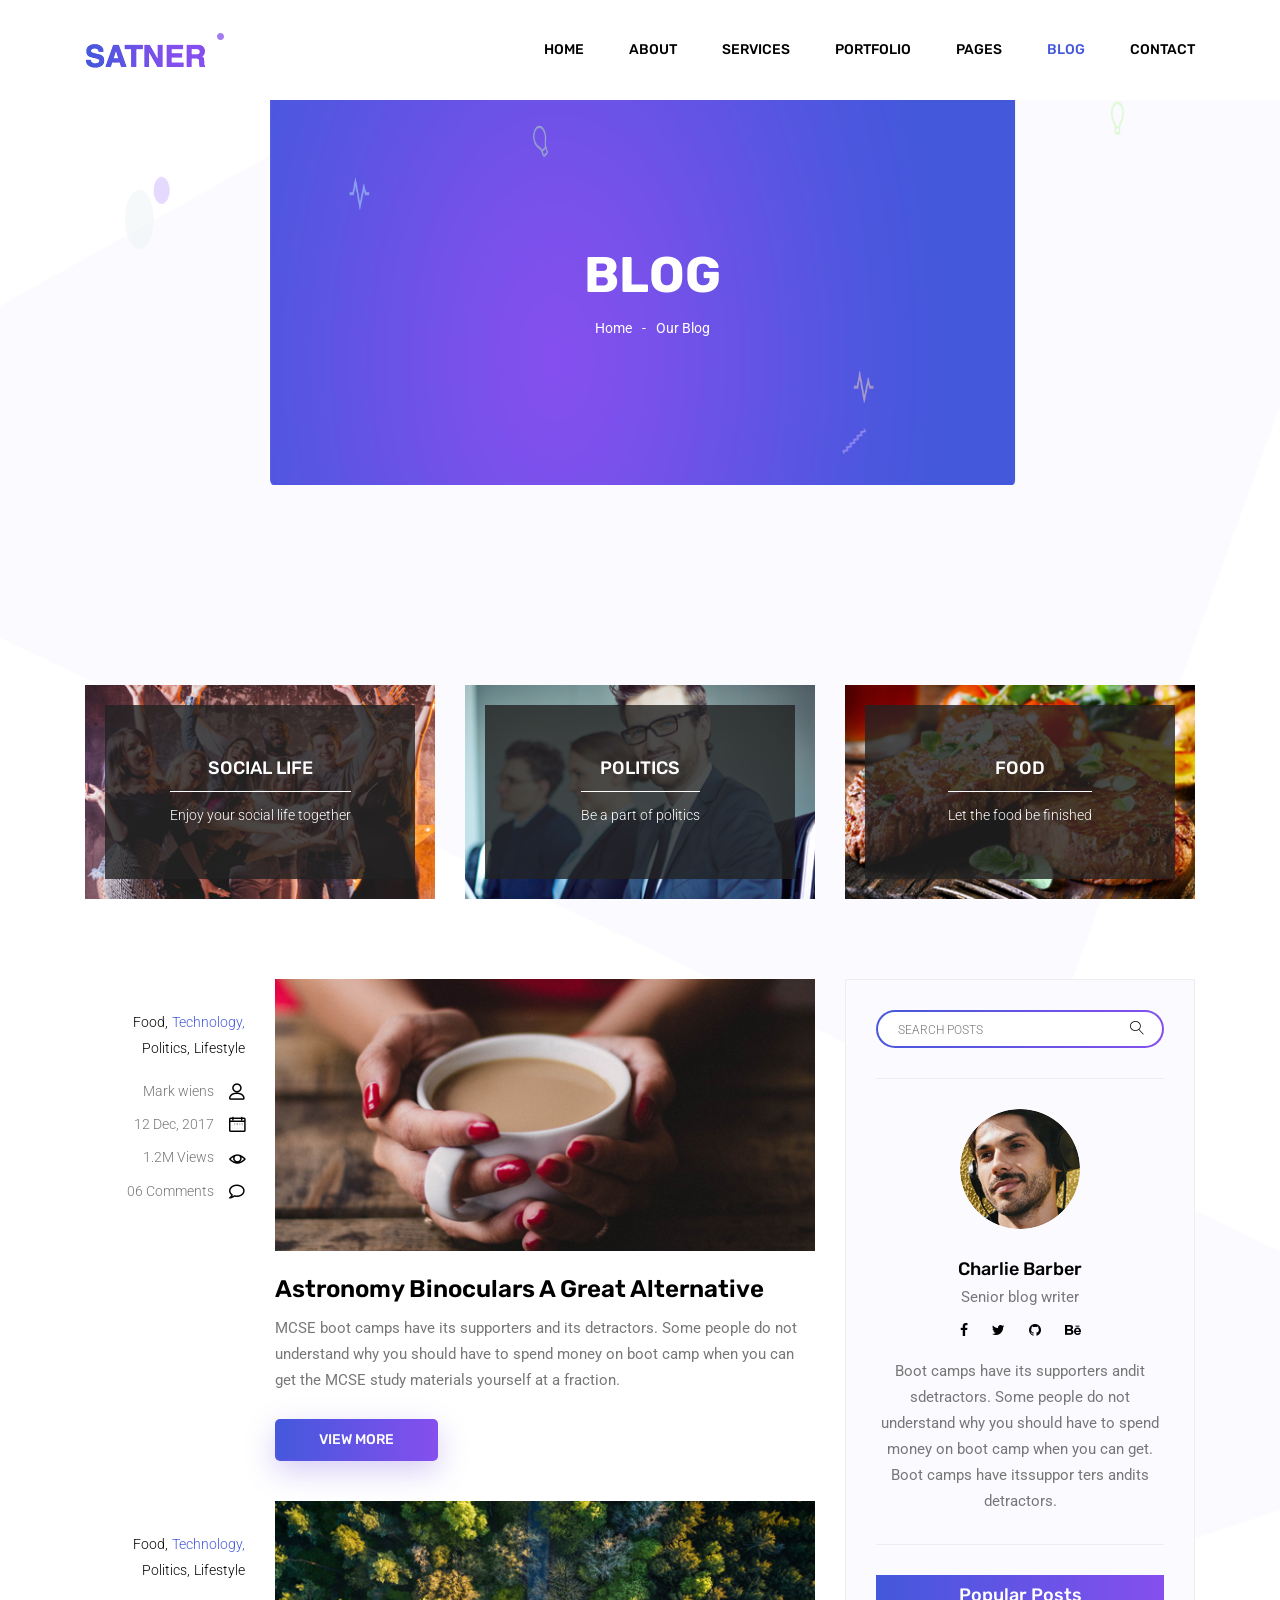
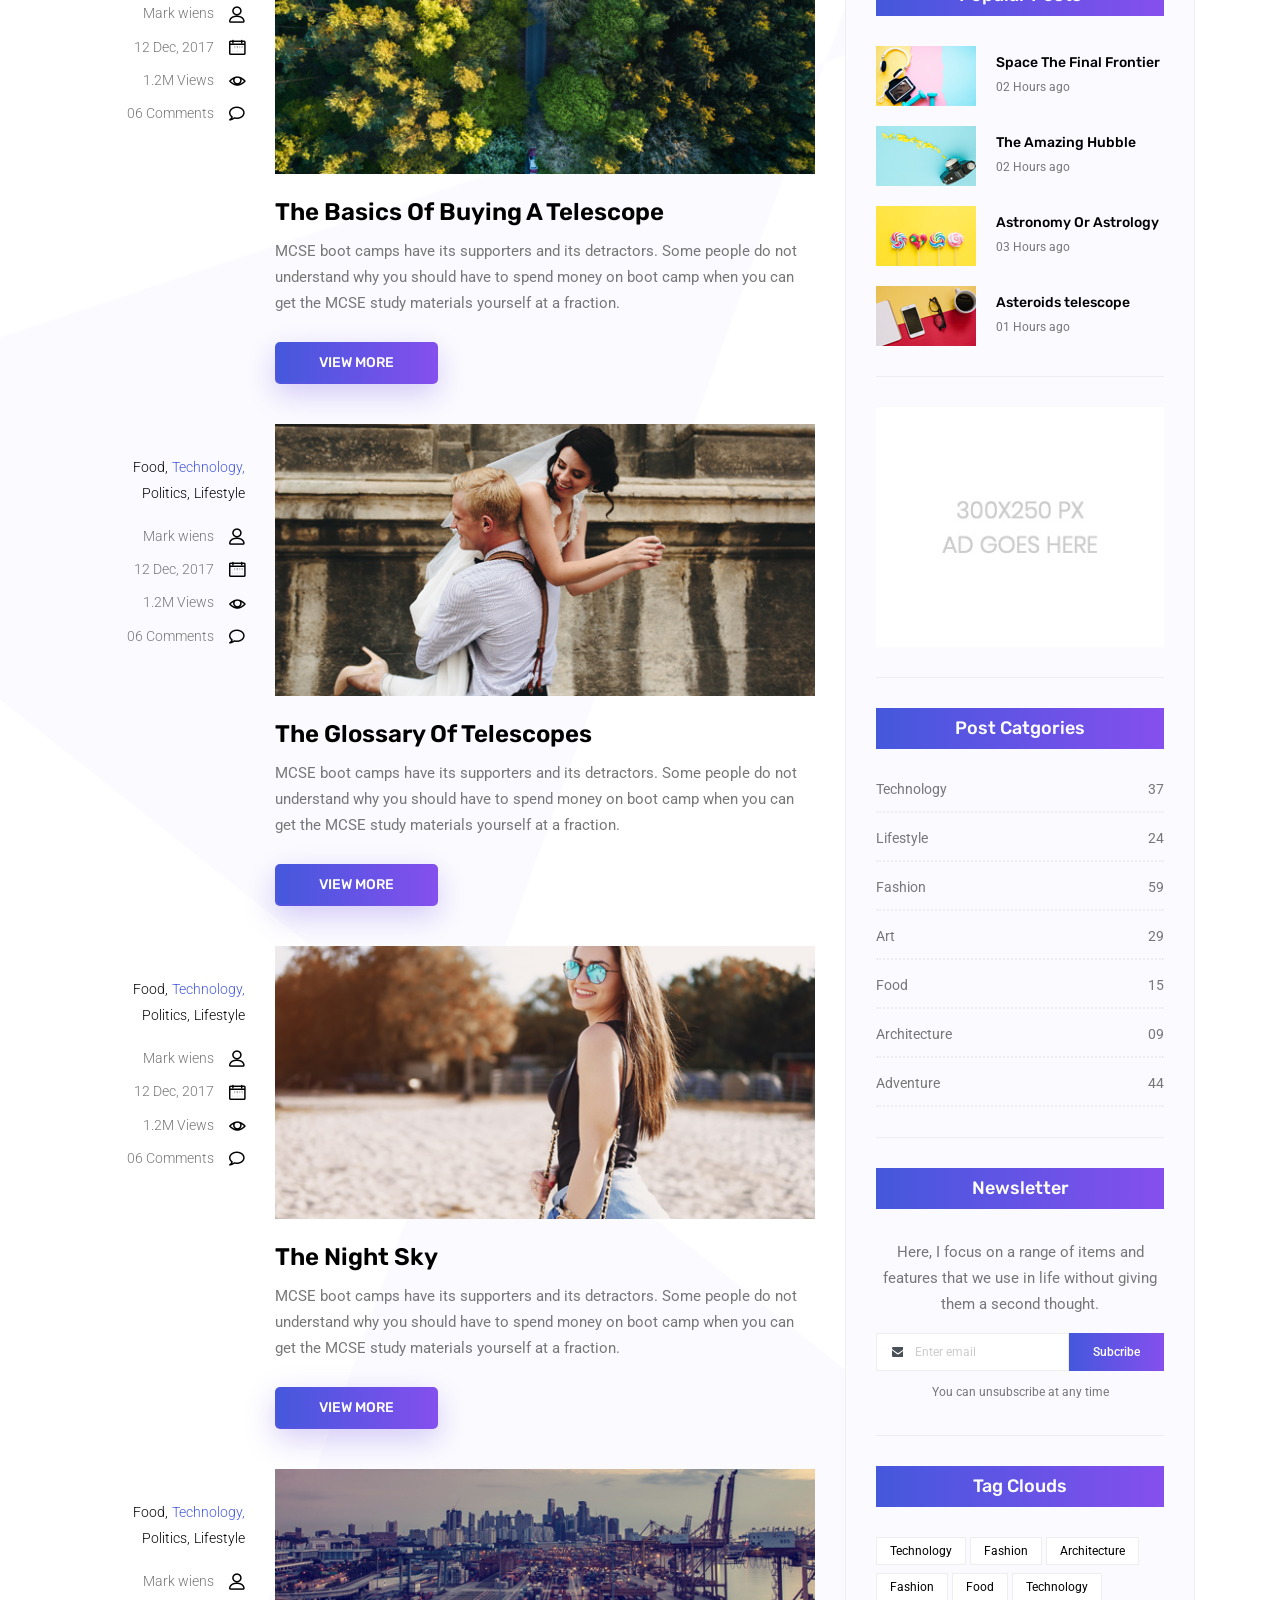
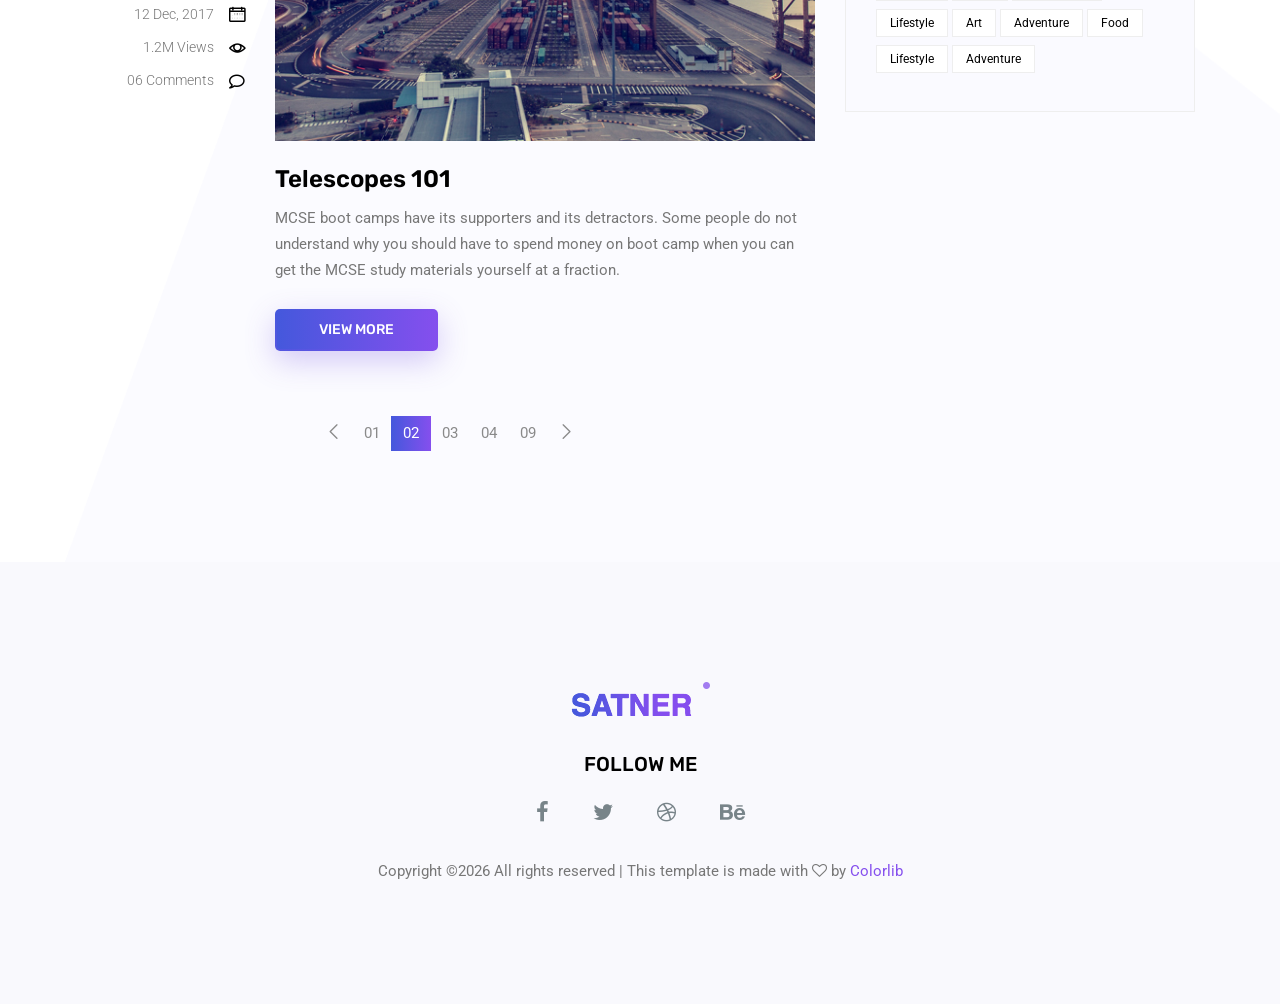
<file: blog.html>
<!doctype html>
<html lang="en">

<head>
	<!-- Required meta tags -->
	<meta charset="utf-8">
	<meta name="viewport" content="width=device-width, initial-scale=1, shrink-to-fit=no">
	<link rel="icon" href="img/favicon.png" type="image/png">
	<title>Blog</title>
	<!-- Bootstrap CSS -->
	<link rel="stylesheet" href="css/bootstrap.css">
	<link rel="stylesheet" href="vendors/linericon/style.css">
	<link rel="stylesheet" href="css/font-awesome.min.css">
	<link rel="stylesheet" href="vendors/owl-carousel/owl.carousel.min.css">
	<link rel="stylesheet" href="css/magnific-popup.css">
	<link rel="stylesheet" href="vendors/nice-select/css/nice-select.css">
	<!-- main css -->
	<link rel="stylesheet" href="css/style.css">
</head>

<body class="blog_version">

	<!--================ Start Header Area =================-->
	<header class="header_area">
		<div class="main_menu">
			<nav class="navbar navbar-expand-lg navbar-light">
				<div class="container">
					<!-- Brand and toggle get grouped for better mobile display -->
					<a class="navbar-brand logo_h" href="index.html"><img src="img/logo.png" alt=""></a>
					<button class="navbar-toggler" type="button" data-toggle="collapse" data-target="#navbarSupportedContent"
					 aria-controls="navbarSupportedContent" aria-expanded="false" aria-label="Toggle navigation">
						<span class="icon-bar"></span>
						<span class="icon-bar"></span>
						<span class="icon-bar"></span>
					</button>
					<!-- Collect the nav links, forms, and other content for toggling -->
					<div class="collapse navbar-collapse offset" id="navbarSupportedContent">
						<ul class="nav navbar-nav menu_nav justify-content-end">
							<li class="nav-item"><a class="nav-link" href="index.html">Home</a></li>
							<li class="nav-item"><a class="nav-link" href="about.html">About</a></li>
							<li class="nav-item"><a class="nav-link" href="services.html">Services</a></li>
							<li class="nav-item"><a class="nav-link" href="portfolio.html">Portfolio</a></li>
							<li class="nav-item submenu dropdown">
								<a href="#" class="nav-link dropdown-toggle" data-toggle="dropdown" role="button" aria-haspopup="true"
								 aria-expanded="false">Pages</a>
								<ul class="dropdown-menu">
                                    <li class="nav-item"><a class="nav-link" href="elements.html">Elements</a></li>
                                    <li class="nav-item"><a class="nav-link" href="portfolio-details.html">Portfolio Details</a></li>
								</ul>
							</li>
							<li class="nav-item submenu dropdown active">
								<a href="#" class="nav-link dropdown-toggle" data-toggle="dropdown" role="button" aria-haspopup="true"
								 aria-expanded="false">Blog</a>
								<ul class="dropdown-menu">
									<li class="nav-item"><a class="nav-link" href="blog.html">Blog</a></li>
									<li class="nav-item"><a class="nav-link" href="single-blog.html">Blog Details</a></li>
								</ul>
							</li>
							<li class="nav-item"><a class="nav-link" href="contact.html">Contact</a></li>
						</ul>
					</div>
				</div>
			</nav>
		</div>
	</header>
	<!--================ End Header Area =================-->

    <!--================ Start Banner Area =================-->
    <section class="banner_area">
        <div class="banner_inner d-flex align-items-center">
            <div class="container">
                <div class="banner_content text-center">
                    <h2>Blog</h2>
                    <div class="page_link">
                        <a href="index.html">Home</a>
                        <a href="blog.html">Our Blog</a>
                    </div>
                </div>
            </div>
        </div>
    </section>
    <!--================ End Banner Area =================-->
        
    <!--================Blog Categorie Area =================-->
    <section class="blog_categorie_area section_gap_top">
        <div class="container">
            <div class="row">
                <div class="col-lg-4">
                    <div class="categories_post">
                        <img src="img/blog/cat-post/cat-post-3.jpg" alt="post">
                        <div class="categories_details">
                            <div class="categories_text">
                                <a href="single-blog.html"><h5>Social Life</h5></a>
                                <div class="border_line"></div>
                                <p>Enjoy your social life together</p>
                            </div>
                        </div>
                    </div>
                </div>
                <div class="col-lg-4">
                    <div class="categories_post">
                        <img src="img/blog/cat-post/cat-post-2.jpg" alt="post">
                        <div class="categories_details">
                            <div class="categories_text">
                                <a href="single-blog.html"><h5>Politics</h5></a>
                                <div class="border_line"></div>
                                <p>Be a part of politics</p>
                            </div>
                        </div>
                    </div>
                </div>
                <div class="col-lg-4">
                    <div class="categories_post">
                        <img src="img/blog/cat-post/cat-post-1.jpg" alt="post">
                        <div class="categories_details">
                            <div class="categories_text">
                                <a href="single-blog.html"><h5>Food</h5></a>
                                <div class="border_line"></div>
                                <p>Let the food be finished</p>
                            </div>
                        </div>
                    </div>
                </div>
            </div>
        </div>
    </section>
    <!--================Blog Categorie Area =================-->
    
    <!--================Blog Area =================-->
    <section class="blog_area">
        <div class="container">
            <div class="row">
                <div class="col-lg-8">
                    <div class="blog_left_sidebar">
                        <article class="row blog_item">
                            <div class="col-md-3">
                                <div class="blog_info text-right">
                                    <div class="post_tag">
                                        <a href="#">Food,</a>
                                        <a class="active" href="#">Technology,</a>
                                        <a href="#">Politics,</a>
                                        <a href="#">Lifestyle</a>
                                    </div>
                                    <ul class="blog_meta list">
                                        <li><a href="#">Mark wiens<i class="lnr lnr-user"></i></a></li>
                                        <li><a href="#">12 Dec, 2017<i class="lnr lnr-calendar-full"></i></a></li>
                                        <li><a href="#">1.2M Views<i class="lnr lnr-eye"></i></a></li>
                                        <li><a href="#">06 Comments<i class="lnr lnr-bubble"></i></a></li>
                                    </ul>
                                </div>
                            </div>
                            <div class="col-md-9">
                                <div class="blog_post">
                                    <img src="img/blog/main-blog/m-blog-1.jpg" alt="">
                                    <div class="blog_details">
                                        <a href="single-blog.html"><h2>Astronomy Binoculars A Great Alternative</h2></a>
                                        <p>MCSE boot camps have its supporters and its detractors. Some people do not understand why you should have to spend money on boot camp when you can get the MCSE study materials yourself at a fraction.</p>
                                        <a href="single-blog.html" class="primary_btn"><span>View More</span></a>
                                    </div>
                                </div>
                            </div>
                        </article>
                        <article class="row blog_item">
                            <div class="col-md-3">
                                <div class="blog_info text-right">
                                    <div class="post_tag">
                                        <a href="#">Food,</a>
                                        <a class="active" href="#">Technology,</a>
                                        <a href="#">Politics,</a>
                                        <a href="#">Lifestyle</a>
                                    </div>
                                    <ul class="blog_meta list">
                                        <li><a href="#">Mark wiens<i class="lnr lnr-user"></i></a></li>
                                        <li><a href="#">12 Dec, 2017<i class="lnr lnr-calendar-full"></i></a></li>
                                        <li><a href="#">1.2M Views<i class="lnr lnr-eye"></i></a></li>
                                        <li><a href="#">06 Comments<i class="lnr lnr-bubble"></i></a></li>
                                    </ul>
                                </div>
                            </div>
                            <div class="col-md-9">
                                <div class="blog_post">
                                    <img src="img/blog/main-blog/m-blog-2.jpg" alt="">
                                    <div class="blog_details">
                                        <a href="single-blog.html"><h2>The Basics Of Buying A Telescope</h2></a>
                                        <p>MCSE boot camps have its supporters and its detractors. Some people do not understand why you should have to spend money on boot camp when you can get the MCSE study materials yourself at a fraction.</p>
                                        <a href="single-blog.html" class="primary_btn"><span>View More</span></a>
                                    </div>
                                </div>
                            </div>
                        </article>
                        <article class="row blog_item">
                            <div class="col-md-3">
                                <div class="blog_info text-right">
                                    <div class="post_tag">
                                        <a href="#">Food,</a>
                                        <a class="active" href="#">Technology,</a>
                                        <a href="#">Politics,</a>
                                        <a href="#">Lifestyle</a>
                                    </div>
                                    <ul class="blog_meta list">
                                        <li><a href="#">Mark wiens<i class="lnr lnr-user"></i></a></li>
                                        <li><a href="#">12 Dec, 2017<i class="lnr lnr-calendar-full"></i></a></li>
                                        <li><a href="#">1.2M Views<i class="lnr lnr-eye"></i></a></li>
                                        <li><a href="#">06 Comments<i class="lnr lnr-bubble"></i></a></li>
                                    </ul>
                                </div>
                            </div>
                            <div class="col-md-9">
                                <div class="blog_post">
                                    <img src="img/blog/main-blog/m-blog-3.jpg" alt="">
                                    <div class="blog_details">
                                        <a href="single-blog.html"><h2>The Glossary Of Telescopes</h2></a>
                                        <p>MCSE boot camps have its supporters and its detractors. Some people do not understand why you should have to spend money on boot camp when you can get the MCSE study materials yourself at a fraction.</p>
                                        <a href="single-blog.html" class="primary_btn"><span>View More</span></a>
                                    </div>
                                </div>
                            </div>
                        </article>
                        <article class="row blog_item">
                            <div class="col-md-3">
                                <div class="blog_info text-right">
                                    <div class="post_tag">
                                        <a href="#">Food,</a>
                                        <a class="active" href="#">Technology,</a>
                                        <a href="#">Politics,</a>
                                        <a href="#">Lifestyle</a>
                                    </div>
                                    <ul class="blog_meta list">
                                        <li><a href="#">Mark wiens<i class="lnr lnr-user"></i></a></li>
                                        <li><a href="#">12 Dec, 2017<i class="lnr lnr-calendar-full"></i></a></li>
                                        <li><a href="#">1.2M Views<i class="lnr lnr-eye"></i></a></li>
                                        <li><a href="#">06 Comments<i class="lnr lnr-bubble"></i></a></li>
                                    </ul>
                                </div>
                            </div>
                            <div class="col-md-9">
                                <div class="blog_post">
                                    <img src="img/blog/main-blog/m-blog-4.jpg" alt="">
                                    <div class="blog_details">
                                        <a href="single-blog.html"><h2>The Night Sky</h2></a>
                                        <p>MCSE boot camps have its supporters and its detractors. Some people do not understand why you should have to spend money on boot camp when you can get the MCSE study materials yourself at a fraction.</p>
                                        <a href="single-blog.html" class="primary_btn"><span>View More</span></a>
                                    </div>
                                </div>
                            </div>
                        </article>
                        <article class="row blog_item">
                            <div class="col-md-3">
                                <div class="blog_info text-right">
                                    <div class="post_tag">
                                        <a href="#">Food,</a>
                                        <a class="active" href="#">Technology,</a>
                                        <a href="#">Politics,</a>
                                        <a href="#">Lifestyle</a>
                                    </div>
                                    <ul class="blog_meta list">
                                        <li><a href="#">Mark wiens<i class="lnr lnr-user"></i></a></li>
                                        <li><a href="#">12 Dec, 2017<i class="lnr lnr-calendar-full"></i></a></li>
                                        <li><a href="#">1.2M Views<i class="lnr lnr-eye"></i></a></li>
                                        <li><a href="#">06 Comments<i class="lnr lnr-bubble"></i></a></li>
                                    </ul>
                                </div>
                            </div>
                            <div class="col-md-9">
                                <div class="blog_post">
                                    <img src="img/blog/main-blog/m-blog-5.jpg" alt="">
                                    <div class="blog_details">
                                        <a href="single-blog.html"><h2>Telescopes 101</h2></a>
                                        <p>MCSE boot camps have its supporters and its detractors. Some people do not understand why you should have to spend money on boot camp when you can get the MCSE study materials yourself at a fraction.</p>
                                        <a href="single-blog.html" class="primary_btn"><span>View More</span></a>
                                    </div>
                                </div>
                            </div>
                        </article>
                        <nav class="blog-pagination justify-content-center d-flex">
                            <ul class="pagination">
                                <li class="page-item">
                                    <a href="#" class="page-link" aria-label="Previous">
                                        <span aria-hidden="true">
                                            <span class="lnr lnr-chevron-left"></span>
                                        </span>
                                    </a>
                                </li>
                                <li class="page-item"><a href="#" class="page-link">01</a></li>
                                <li class="page-item active"><a href="#" class="page-link">02</a></li>
                                <li class="page-item"><a href="#" class="page-link">03</a></li>
                                <li class="page-item"><a href="#" class="page-link">04</a></li>
                                <li class="page-item"><a href="#" class="page-link">09</a></li>
                                <li class="page-item">
                                    <a href="#" class="page-link" aria-label="Next">
                                        <span aria-hidden="true">
                                            <span class="lnr lnr-chevron-right"></span>
                                        </span>
                                    </a>
                                </li>
                            </ul>
                        </nav>
                    </div>
                </div>
                <div class="col-lg-4">
                    <div class="blog_right_sidebar">
                        <aside class="single_sidebar_widget search_widget">
                            <div class="input-group">
                                <input type="text" class="form-control" placeholder="Search Posts">
                                <span class="input-group-btn">
                                    <button class="btn btn-default" type="button"><i class="lnr lnr-magnifier"></i></button>
                                </span>
                            </div><!-- /input-group -->
                            <div class="br"></div>
                        </aside>
                        <aside class="single_sidebar_widget author_widget">
                            <img class="author_img rounded-circle" src="img/blog/author.png" alt="">
                            <h4>Charlie Barber</h4>
                            <p>Senior blog writer</p>
                            <div class="social_icon">
                                <a href="#"><i class="fa fa-facebook"></i></a>
                                <a href="#"><i class="fa fa-twitter"></i></a>
                                <a href="#"><i class="fa fa-github"></i></a>
                                <a href="#"><i class="fa fa-behance"></i></a>
                            </div>
                            <p>Boot camps have its supporters andit sdetractors. Some people do not understand why you should have to spend money on boot camp when you can get. Boot camps have itssuppor ters andits detractors.</p>
                            <div class="br"></div>
                        </aside>
                        <aside class="single_sidebar_widget popular_post_widget">
                            <h3 class="widget_title">Popular Posts</h3>
                            <div class="media post_item">
                                <img src="img/blog/popular-post/post1.jpg" alt="post">
                                <div class="media-body">
                                    <a href="single-blog.html"><h3>Space The Final Frontier</h3></a>
                                    <p>02 Hours ago</p>
                                </div>
                            </div>
                            <div class="media post_item">
                                <img src="img/blog/popular-post/post2.jpg" alt="post">
                                <div class="media-body">
                                    <a href="single-blog.html"><h3>The Amazing Hubble</h3></a>
                                    <p>02 Hours ago</p>
                                </div>
                            </div>
                            <div class="media post_item">
                                <img src="img/blog/popular-post/post3.jpg" alt="post">
                                <div class="media-body">
                                    <a href="single-blog.html"><h3>Astronomy Or Astrology</h3></a>
                                    <p>03 Hours ago</p>
                                </div>
                            </div>
                            <div class="media post_item">
                                <img src="img/blog/popular-post/post4.jpg" alt="post">
                                <div class="media-body">
                                    <a href="single-blog.html"><h3>Asteroids telescope</h3></a>
                                    <p>01 Hours ago</p>
                                </div>
                            </div>
                            <div class="br"></div>
                        </aside>
                        <aside class="single_sidebar_widget ads_widget">
                            <a href="#"><img class="img-fluid" src="img/blog/add.jpg" alt=""></a>
                            <div class="br"></div>
                        </aside>
                        <aside class="single_sidebar_widget post_category_widget">
                            <h4 class="widget_title">Post Catgories</h4>
                            <ul class="list cat-list">
                                <li>
                                    <a href="#" class="d-flex justify-content-between">
                                        <p>Technology</p>
                                        <p>37</p>
                                    </a>
                                </li>
                                <li>
                                    <a href="#" class="d-flex justify-content-between">
                                        <p>Lifestyle</p>
                                        <p>24</p>
                                    </a>
                                </li>
                                <li>
                                    <a href="#" class="d-flex justify-content-between">
                                        <p>Fashion</p>
                                        <p>59</p>
                                    </a>
                                </li>
                                <li>
                                    <a href="#" class="d-flex justify-content-between">
                                        <p>Art</p>
                                        <p>29</p>
                                    </a>
                                </li>
                                <li>
                                    <a href="#" class="d-flex justify-content-between">
                                        <p>Food</p>
                                        <p>15</p>
                                    </a>
                                </li>
                                <li>
                                    <a href="#" class="d-flex justify-content-between">
                                        <p>Architecture</p>
                                        <p>09</p>
                                    </a>
                                </li>
                                <li>
                                    <a href="#" class="d-flex justify-content-between">
                                        <p>Adventure</p>
                                        <p>44</p>
                                    </a>
                                </li>															
                            </ul>
                            <div class="br"></div>
                        </aside>
                        <aside class="single-sidebar-widget newsletter_widget">
                            <h4 class="widget_title">Newsletter</h4>
                            <p>
                            Here, I focus on a range of items and features that we use in life without
                            giving them a second thought.
                            </p>
                            <div class="form-group d-flex flex-row">
                                <div class="input-group">
                                    <div class="input-group-prepend">
                                        <div class="input-group-text"><i class="fa fa-envelope" aria-hidden="true"></i></div>
                                    </div>
                                    <input type="text" class="form-control" id="inlineFormInputGroup" placeholder="Enter email" onfocus="this.placeholder = ''" onblur="this.placeholder = 'Enter email'">
                                </div>
                                <a href="#" class="bbtns">Subcribe</a>
                            </div>	
                            <p class="text-bottom">You can unsubscribe at any time</p>	
                            <div class="br"></div>							
                        </aside>
                        <aside class="single-sidebar-widget tag_cloud_widget">
                            <h4 class="widget_title">Tag Clouds</h4>
                            <ul class="list">
                                <li><a href="#">Technology</a></li>
                                <li><a href="#">Fashion</a></li>
                                <li><a href="#">Architecture</a></li>
                                <li><a href="#">Fashion</a></li>
                                <li><a href="#">Food</a></li>
                                <li><a href="#">Technology</a></li>
                                <li><a href="#">Lifestyle</a></li>
                                <li><a href="#">Art</a></li>
                                <li><a href="#">Adventure</a></li>
                                <li><a href="#">Food</a></li>
                                <li><a href="#">Lifestyle</a></li>
                                <li><a href="#">Adventure</a></li>
                            </ul>
                        </aside>
                    </div>
                </div>
            </div>
        </div>
    </section>
    <!--================Blog Area =================-->
    
    <!--================Footer Area =================-->
	<footer class="footer_area">
        <div class="container">
            <div class="row justify-content-center">
                <div class="col-lg-12">
                    <div class="footer_top flex-column">
                        <div class="footer_logo">
                            <a href="#">
                                <img src="img/logo.png" alt="">
                            </a>
                            <h4>Follow Me</h4>
                        </div>
                        <div class="footer_social">
                            <a href="#"><i class="fa fa-facebook"></i></a>
                            <a href="#"><i class="fa fa-twitter"></i></a>
                            <a href="#"><i class="fa fa-dribbble"></i></a>
                            <a href="#"><i class="fa fa-behance"></i></a>
                        </div>
                    </div>
                </div>
            </div>
            <div class="row footer_bottom justify-content-center">
                <p class="col-lg-8 col-sm-12 footer-text">
                    <!-- Link back to Colorlib can't be removed. Template is licensed under CC BY 3.0. -->
Copyright &copy;<script>document.write(new Date().getFullYear());</script> All rights reserved | This template is made with <i class="fa fa-heart-o" aria-hidden="true"></i> by <a href="https://colorlib.com" target="_blank">Colorlib</a>
<!-- Link back to Colorlib can't be removed. Template is licensed under CC BY 3.0. --></p>
            </div>
        </div>
    </footer>
    <!--================End Footer Area =================-->
   
    <!-- Optional JavaScript -->
    <!-- jQuery first, then Popper.js, then Bootstrap JS -->
    <script src="js/jquery-3.2.1.min.js"></script>
    <script src="js/popper.js"></script>
    <script src="js/bootstrap.min.js"></script>
    <script src="js/stellar.js"></script>
    <script src="vendors/lightbox/simpleLightbox.min.js"></script>
    <script src="vendors/nice-select/js/jquery.nice-select.min.js"></script>
    <script src="vendors/isotope/imagesloaded.pkgd.min.js"></script>
    <script src="vendors/isotope/isotope-min.js"></script>
    <script src="vendors/owl-carousel/owl.carousel.min.js"></script>
    <script src="js/jquery.ajaxchimp.min.js"></script>
    <script src="js/mail-script.js"></script>
    <script src="js/theme.js"></script>
</body>
</html>
</file>
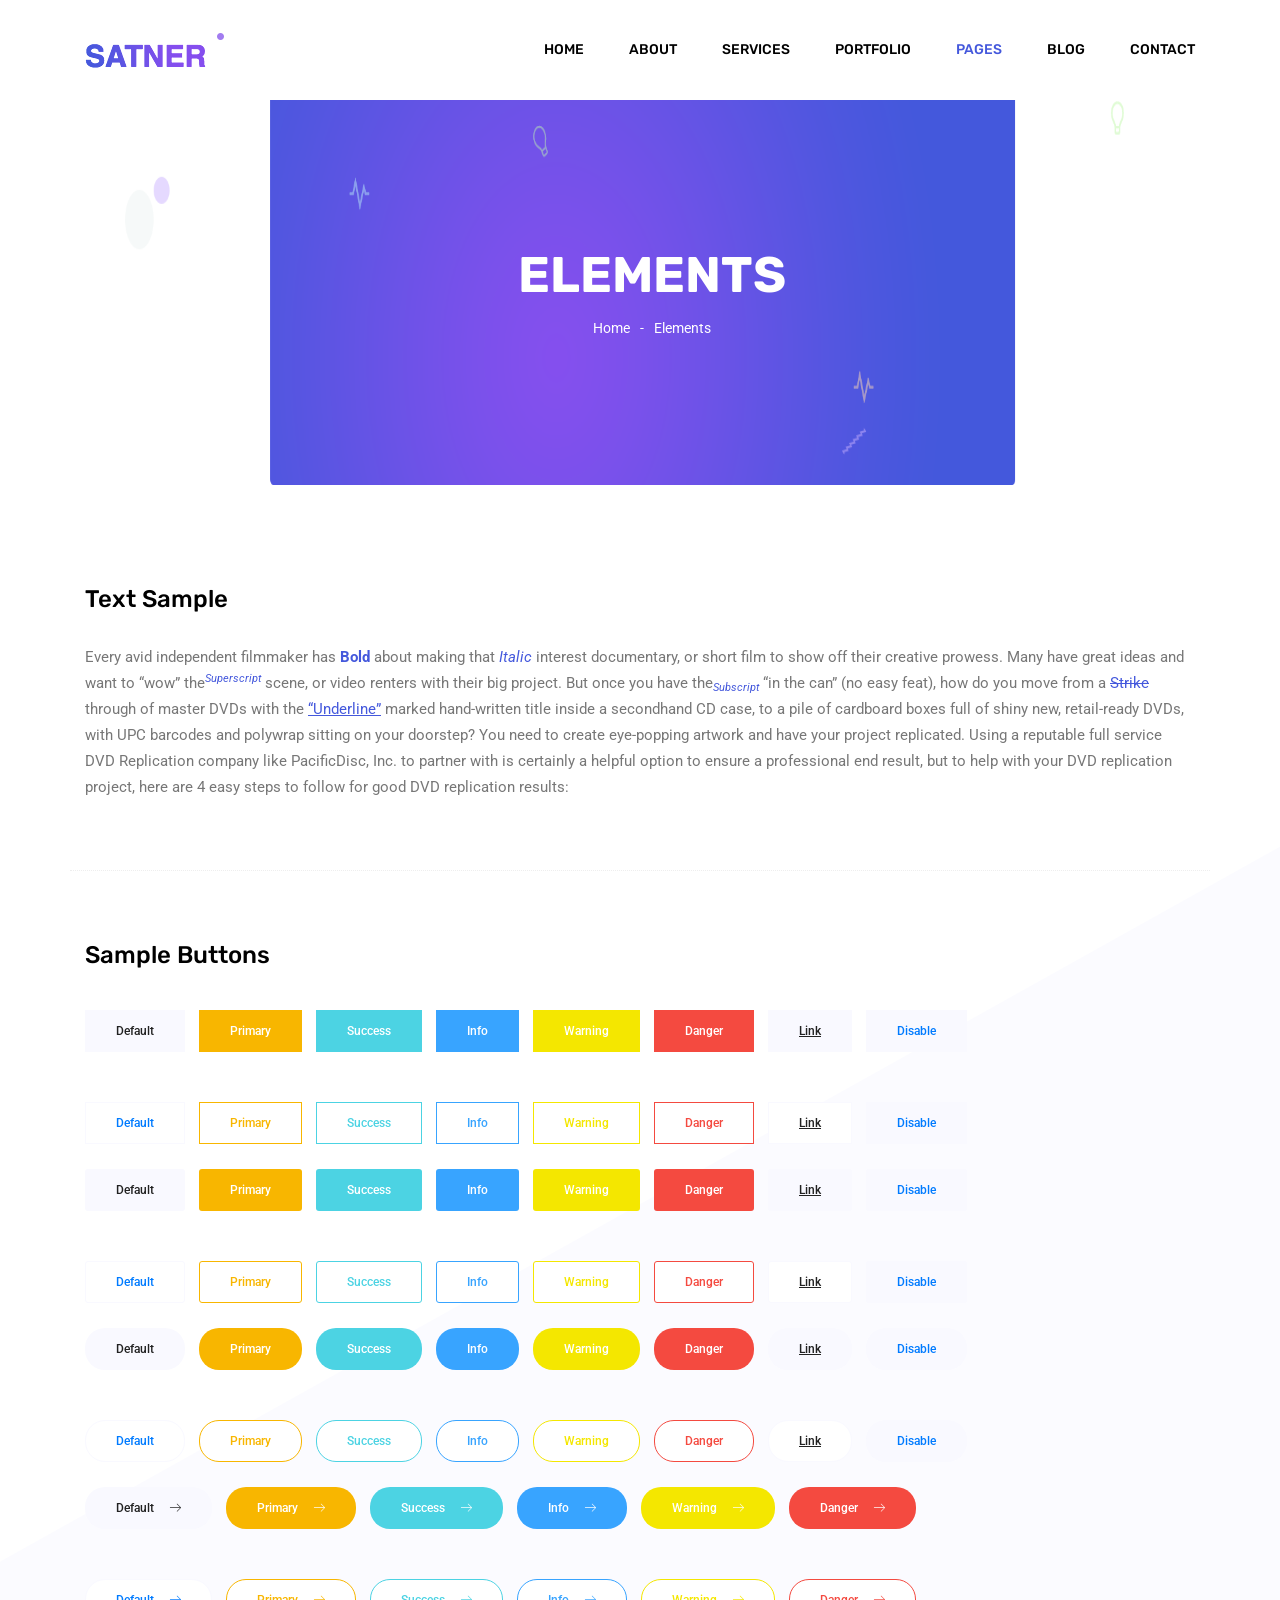
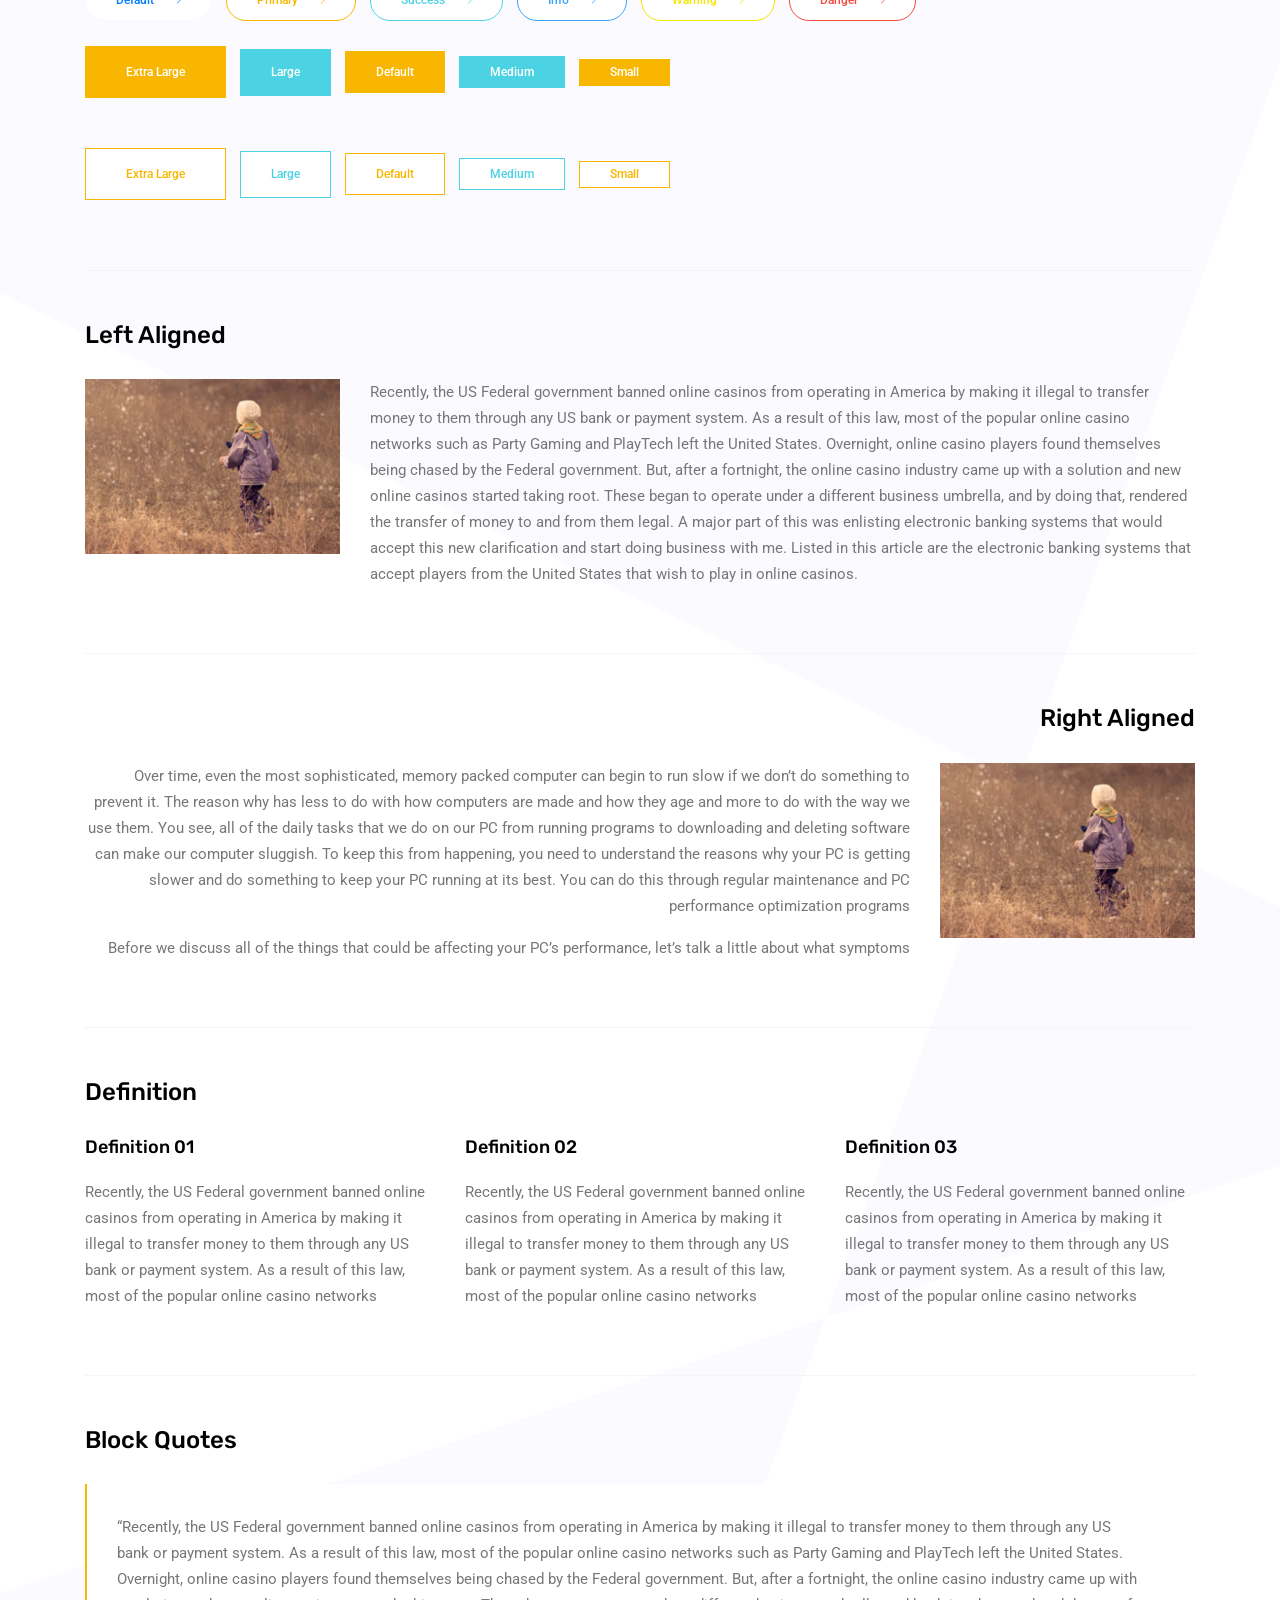
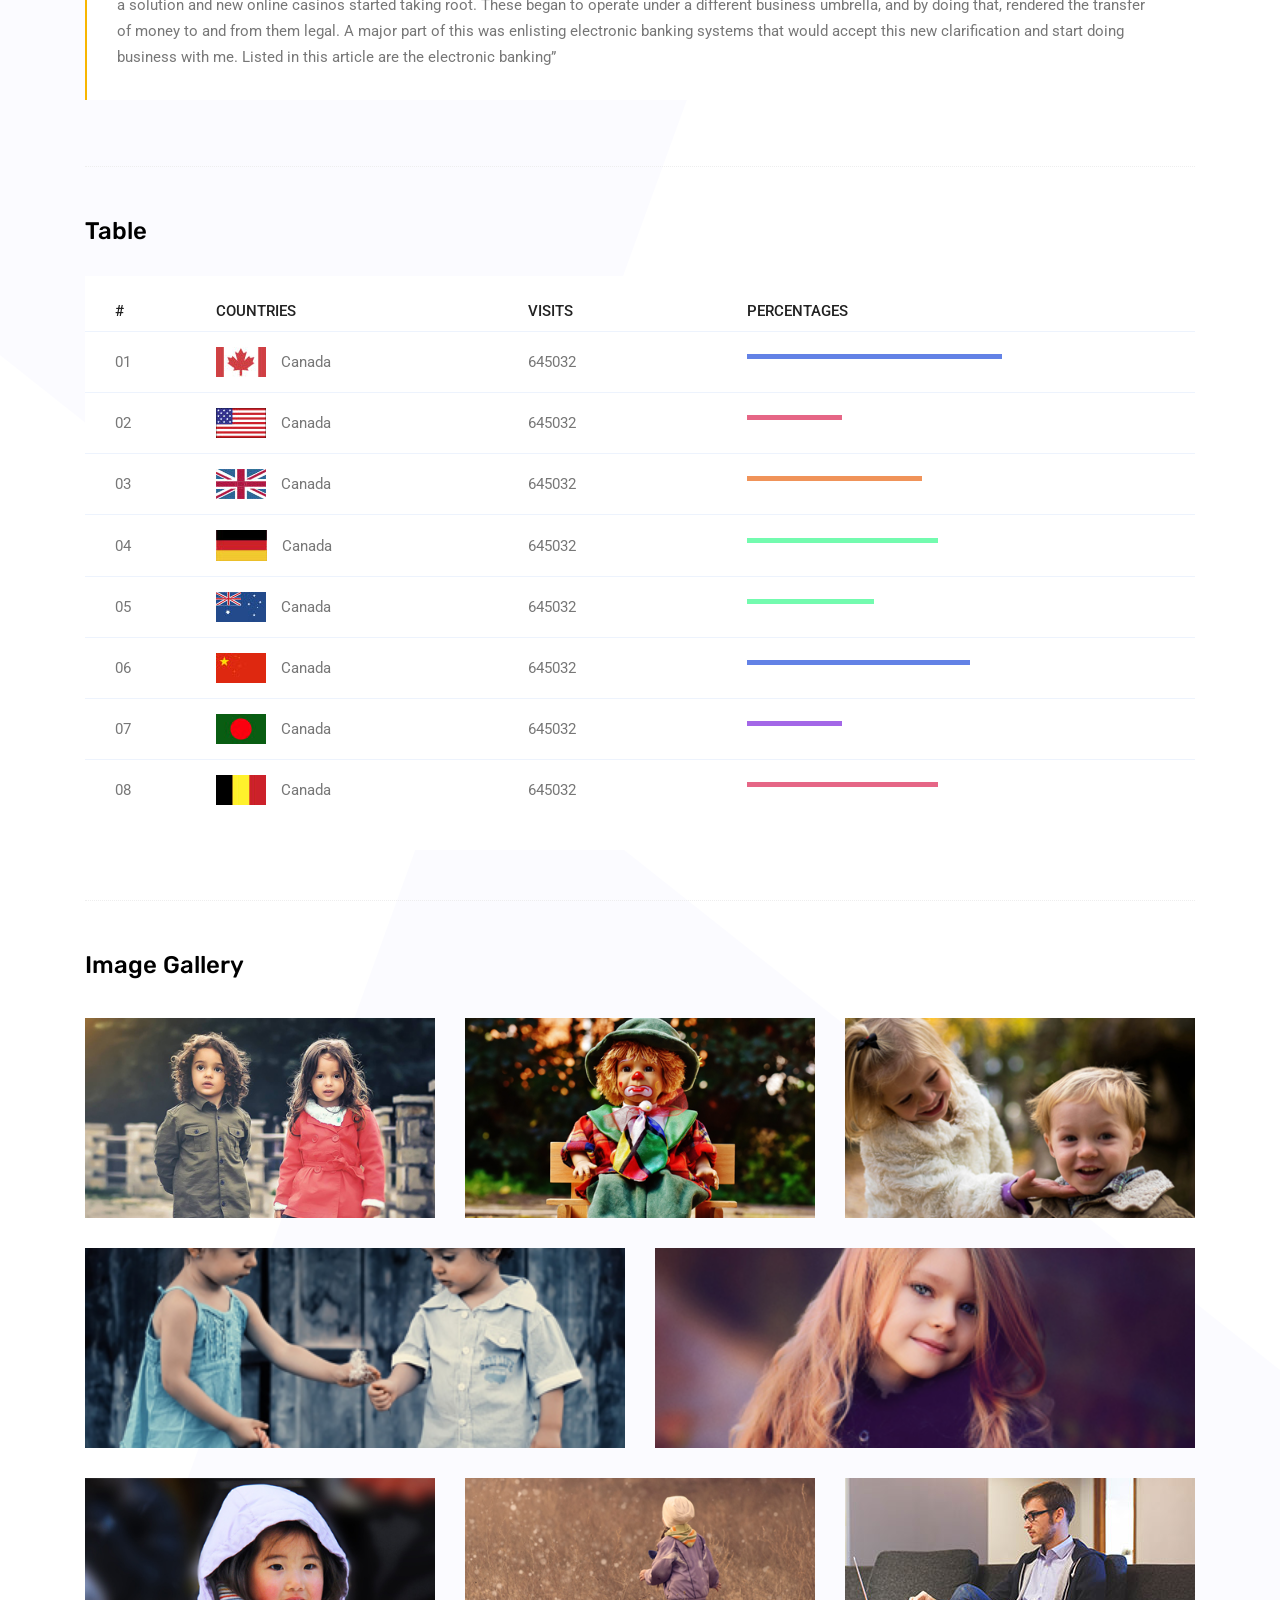
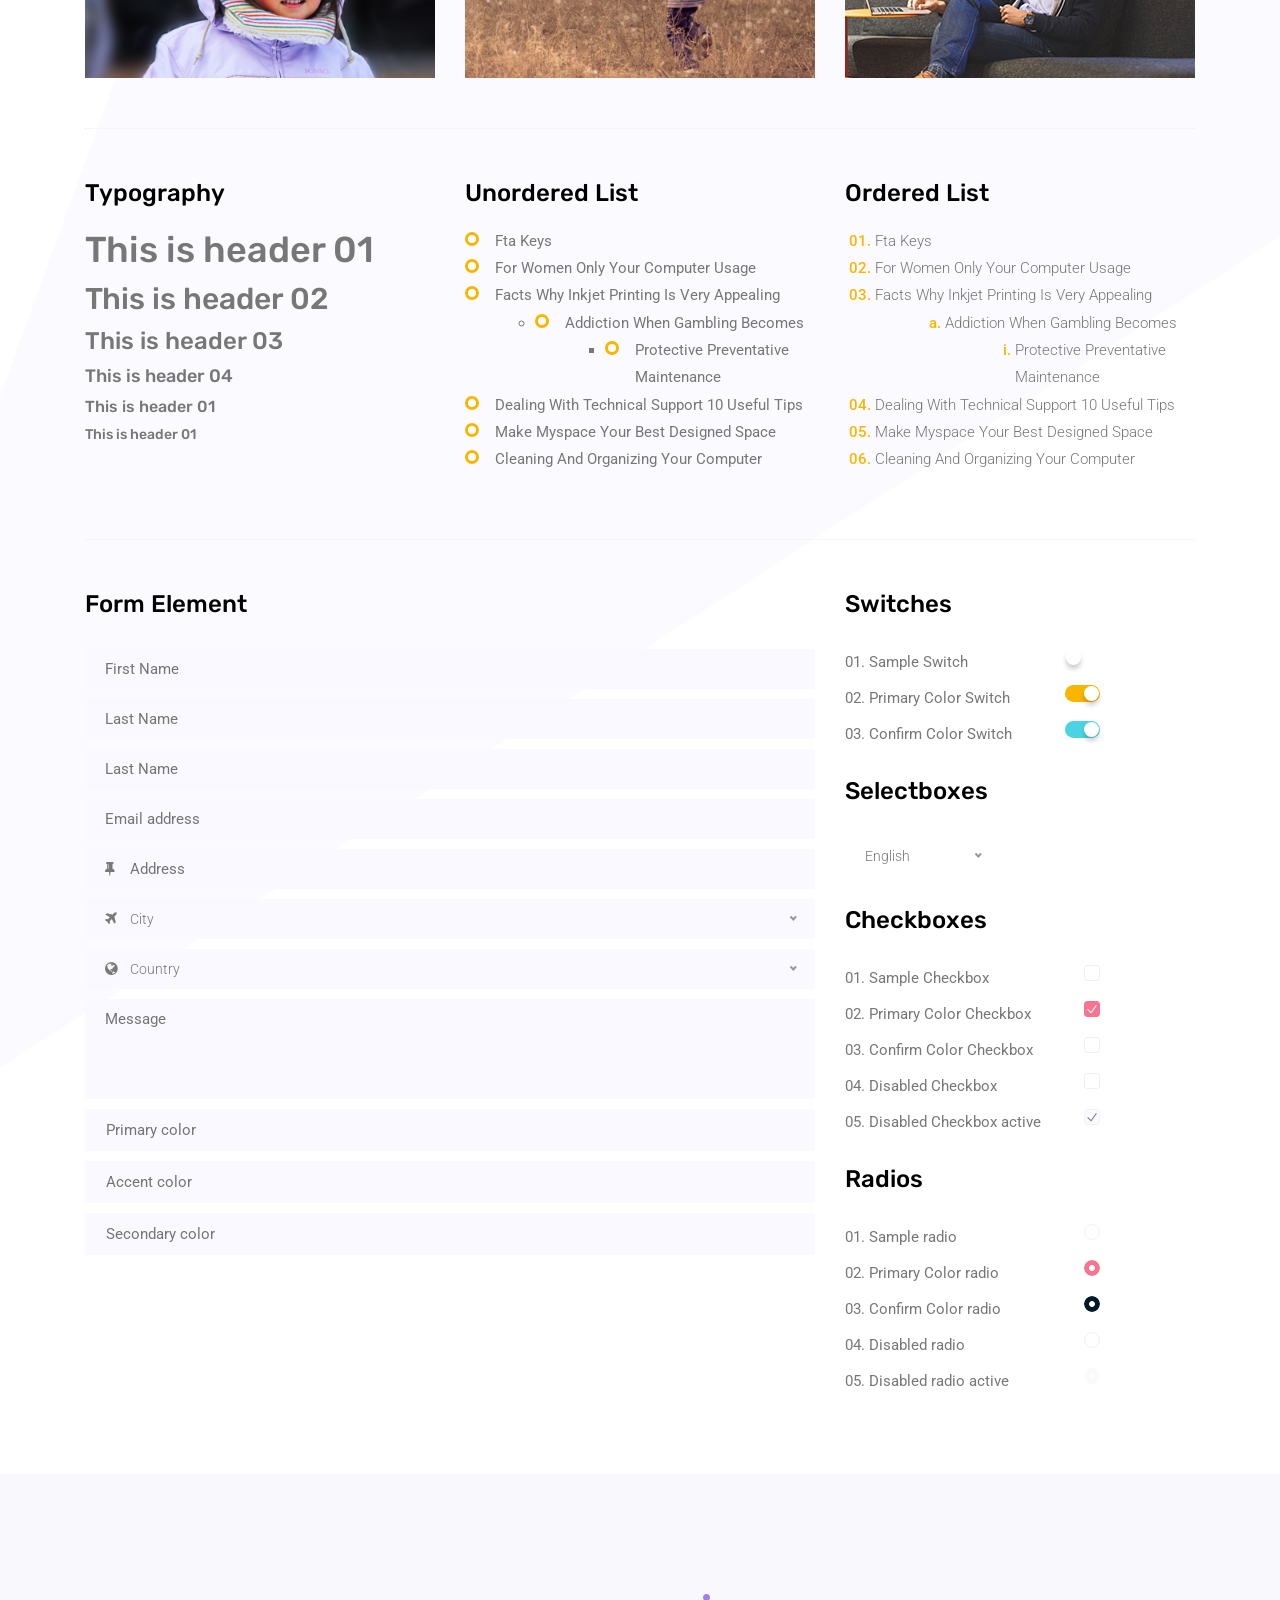
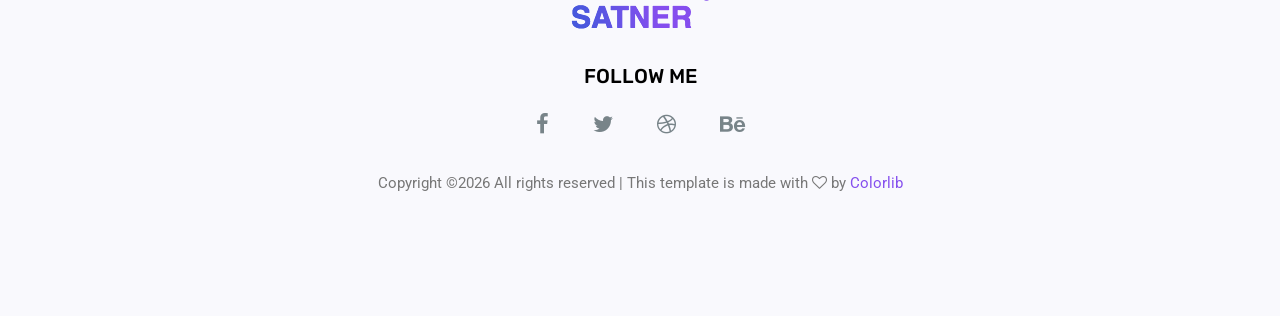
<file: elements.html>
<!doctype html>
<html lang="en">

<head>
	<!-- Required meta tags -->
	<meta charset="utf-8">
	<meta name="viewport" content="width=device-width, initial-scale=1, shrink-to-fit=no">
	<link rel="icon" href="img/favicon.png" type="image/png">
	<title>Elements</title>
	<!-- Bootstrap CSS -->
	<link rel="stylesheet" href="css/bootstrap.css">
	<link rel="stylesheet" href="vendors/linericon/style.css">
	<link rel="stylesheet" href="css/font-awesome.min.css">
	<link rel="stylesheet" href="vendors/owl-carousel/owl.carousel.min.css">
	<link rel="stylesheet" href="css/magnific-popup.css">
	<link rel="stylesheet" href="vendors/nice-select/css/nice-select.css">
	<!-- main css -->
	<link rel="stylesheet" href="css/style.css">
</head>

<body class="blog_version">

	<!--================ Start Header Area =================-->
	<header class="header_area">
		<div class="main_menu">
			<nav class="navbar navbar-expand-lg navbar-light">
				<div class="container">
					<!-- Brand and toggle get grouped for better mobile display -->
					<a class="navbar-brand logo_h" href="index.html"><img src="img/logo.png" alt=""></a>
					<button class="navbar-toggler" type="button" data-toggle="collapse" data-target="#navbarSupportedContent"
					 aria-controls="navbarSupportedContent" aria-expanded="false" aria-label="Toggle navigation">
						<span class="icon-bar"></span>
						<span class="icon-bar"></span>
						<span class="icon-bar"></span>
					</button>
					<!-- Collect the nav links, forms, and other content for toggling -->
					<div class="collapse navbar-collapse offset" id="navbarSupportedContent">
						<ul class="nav navbar-nav menu_nav justify-content-end">
							<li class="nav-item"><a class="nav-link" href="index.html">Home</a></li>
							<li class="nav-item"><a class="nav-link" href="about.html">About</a></li>
							<li class="nav-item"><a class="nav-link" href="services.html">Services</a></li>
							<li class="nav-item"><a class="nav-link" href="portfolio.html">Portfolio</a></li>
							<li class="nav-item submenu dropdown active">
								<a href="#" class="nav-link dropdown-toggle" data-toggle="dropdown" role="button" aria-haspopup="true"
								 aria-expanded="false">Pages</a>
								<ul class="dropdown-menu">
                                    <li class="nav-item"><a class="nav-link" href="elements.html">Elements</a></li>
                                    <li class="nav-item"><a class="nav-link" href="portfolio-details.html">Portfolio Details</a></li>
								</ul>
							</li>
							<li class="nav-item submenu dropdown">
								<a href="#" class="nav-link dropdown-toggle" data-toggle="dropdown" role="button" aria-haspopup="true"
								 aria-expanded="false">Blog</a>
								<ul class="dropdown-menu">
									<li class="nav-item"><a class="nav-link" href="blog.html">Blog</a></li>
									<li class="nav-item"><a class="nav-link" href="single-blog.html">Blog Details</a></li>
								</ul>
							</li>
							<li class="nav-item"><a class="nav-link" href="contact.html">Contact</a></li>
						</ul>
					</div>
				</div>
			</nav>
		</div>
	</header>
	<!--================ End Header Area =================-->

    <!--================ Start Banner Area =================-->
    <section class="banner_area">
        <div class="banner_inner d-flex align-items-center">
            <div class="container">
                <div class="banner_content text-center">
                    <h2>Elements</h2>
                    <div class="page_link">
                        <a href="index.html">Home</a>
                        <a href="elements.html">Elements</a>
                    </div>
                </div>
            </div>
        </div>
    </section>
    <!--================ End Banner Area =================-->
        
	<!-- Start Sample Area -->
	<section class="sample-text-area">
		<div class="container">
			<h3 class="text-heading title_color">Text Sample</h3>
			<p class="sample-text">
				Every avid independent filmmaker has <b>Bold</b> about making that <i>Italic</i> interest documentary, or short film to show off their creative prowess. Many have great ideas and want to “wow” the<sup>Superscript</sup> scene, or video renters with their big project.  But once you have the<sub>Subscript</sub> “in the can” (no easy feat), how do you move from a <del>Strike</del> through of master DVDs with the <u>“Underline”</u> marked hand-written title inside a secondhand CD case, to a pile of cardboard boxes full of shiny new, retail-ready DVDs, with UPC barcodes and polywrap sitting on your doorstep?  You need to create eye-popping artwork and have your project replicated. Using a reputable full service DVD Replication company like PacificDisc, Inc. to partner with is certainly a helpful option to ensure a professional end result, but to help with your DVD replication project, here are 4 easy steps to follow for good DVD replication results: 

			</p>
		</div>
	</section>
	<!-- End Sample Area -->

	<!-- Start Button -->
	<section class="button-area">
		<div class="container border-top-generic">
			<h3 class="text-heading title_color">Sample Buttons</h3>
			<div class="button-group-area">
				<a href="#" class="genric-btn default">Default</a>
				<a href="#" class="genric-btn primary">Primary</a>
				<a href="#" class="genric-btn success">Success</a>
				<a href="#" class="genric-btn info">Info</a>
				<a href="#" class="genric-btn warning">Warning</a>
				<a href="#" class="genric-btn danger">Danger</a>
				<a href="#" class="genric-btn link">Link</a>
				<a href="#" class="genric-btn disable">Disable</a>
			</div>
			<div class="button-group-area mt-10">
				<a href="#" class="genric-btn default-border">Default</a>
				<a href="#" class="genric-btn primary-border">Primary</a>
				<a href="#" class="genric-btn success-border">Success</a>
				<a href="#" class="genric-btn info-border">Info</a>
				<a href="#" class="genric-btn warning-border">Warning</a>
				<a href="#" class="genric-btn danger-border">Danger</a>
				<a href="#" class="genric-btn link-border">Link</a>
				<a href="#" class="genric-btn disable">Disable</a>
			</div>
			<div class="button-group-area mt-40">
				<a href="#" class="genric-btn default radius">Default</a>
				<a href="#" class="genric-btn primary radius">Primary</a>
				<a href="#" class="genric-btn success radius">Success</a>
				<a href="#" class="genric-btn info radius">Info</a>
				<a href="#" class="genric-btn warning radius">Warning</a>
				<a href="#" class="genric-btn danger radius">Danger</a>
				<a href="#" class="genric-btn link radius">Link</a>
				<a href="#" class="genric-btn disable radius">Disable</a>
			</div>
			<div class="button-group-area mt-10">
				<a href="#" class="genric-btn default-border radius">Default</a>
				<a href="#" class="genric-btn primary-border radius">Primary</a>
				<a href="#" class="genric-btn success-border radius">Success</a>
				<a href="#" class="genric-btn info-border radius">Info</a>
				<a href="#" class="genric-btn warning-border radius">Warning</a>
				<a href="#" class="genric-btn danger-border radius">Danger</a>
				<a href="#" class="genric-btn link-border radius">Link</a>
				<a href="#" class="genric-btn disable radius">Disable</a>
			</div>
			<div class="button-group-area mt-40">
				<a href="#" class="genric-btn default circle">Default</a>
				<a href="#" class="genric-btn primary circle">Primary</a>
				<a href="#" class="genric-btn success circle">Success</a>
				<a href="#" class="genric-btn info circle">Info</a>
				<a href="#" class="genric-btn warning circle">Warning</a>
				<a href="#" class="genric-btn danger circle">Danger</a>
				<a href="#" class="genric-btn link circle">Link</a>
				<a href="#" class="genric-btn disable circle">Disable</a>
			</div>
			<div class="button-group-area mt-10">
				<a href="#" class="genric-btn default-border circle">Default</a>
				<a href="#" class="genric-btn primary-border circle">Primary</a>
				<a href="#" class="genric-btn success-border circle">Success</a>
				<a href="#" class="genric-btn info-border circle">Info</a>
				<a href="#" class="genric-btn warning-border circle">Warning</a>
				<a href="#" class="genric-btn danger-border circle">Danger</a>
				<a href="#" class="genric-btn link-border circle">Link</a>
				<a href="#" class="genric-btn disable circle">Disable</a>
			</div>
			<div class="button-group-area mt-40">
				<a href="#" class="genric-btn default circle arrow">Default<span class="lnr lnr-arrow-right"></span></a>
				<a href="#" class="genric-btn primary circle arrow">Primary<span class="lnr lnr-arrow-right"></span></a>
				<a href="#" class="genric-btn success circle arrow">Success<span class="lnr lnr-arrow-right"></span></a>
				<a href="#" class="genric-btn info circle arrow">Info<span class="lnr lnr-arrow-right"></span></a>
				<a href="#" class="genric-btn warning circle arrow">Warning<span class="lnr lnr-arrow-right"></span></a>
				<a href="#" class="genric-btn danger circle arrow">Danger<span class="lnr lnr-arrow-right"></span></a>
			</div>
			<div class="button-group-area mt-10">
				<a href="#" class="genric-btn default-border circle arrow">Default<span class="lnr lnr-arrow-right"></span></a>
				<a href="#" class="genric-btn primary-border circle arrow">Primary<span class="lnr lnr-arrow-right"></span></a>
				<a href="#" class="genric-btn success-border circle arrow">Success<span class="lnr lnr-arrow-right"></span></a>
				<a href="#" class="genric-btn info-border circle arrow">Info<span class="lnr lnr-arrow-right"></span></a>
				<a href="#" class="genric-btn warning-border circle arrow">Warning<span class="lnr lnr-arrow-right"></span></a>
				<a href="#" class="genric-btn danger-border circle arrow">Danger<span class="lnr lnr-arrow-right"></span></a>
			</div>
			<div class="button-group-area mt-40">
				<a href="#" class="genric-btn primary e-large">Extra Large</a>
				<a href="#" class="genric-btn success large">Large</a>
				<a href="#" class="genric-btn primary">Default</a>
				<a href="#" class="genric-btn success medium">Medium</a>
				<a href="#" class="genric-btn primary small">Small</a>
			</div>
			<div class="button-group-area mt-10">
				<a href="#" class="genric-btn primary-border e-large">Extra Large</a>
				<a href="#" class="genric-btn success-border large">Large</a>
				<a href="#" class="genric-btn primary-border">Default</a>
				<a href="#" class="genric-btn success-border medium">Medium</a>
				<a href="#" class="genric-btn primary-border small">Small</a>
			</div>
		</div>
	</section>
	<!-- End Button -->
	
	<!-- Start Align Area -->
	<div class="whole-wrap">
		<div class="container">
			<div class="section-top-border">
				<h3 class="mb-30 title_color">Left Aligned</h3>
				<div class="row">
					<div class="col-md-3">
						<img src="img/elements/d.jpg" alt="" class="img-fluid">
					</div>
					<div class="col-md-9 mt-sm-20 left-align-p">
						<p>Recently, the US Federal government banned online casinos from operating in America by making it illegal to transfer money to them through any US bank or payment system. As a result of this law, most of the popular online casino networks such as Party Gaming and PlayTech left the United States. Overnight, online casino players found themselves being chased by the Federal government. But, after a fortnight, the online casino industry came up with a solution and new online casinos started taking root. These began to operate under a different business umbrella, and by doing that, rendered the transfer of money to and from them legal. A major part of this was enlisting electronic banking systems that would accept this new clarification and start doing business with me. Listed in this article are the electronic banking systems that accept players from the United States that wish to play in online casinos.</p>
					</div>
				</div>
			</div>
			<div class="section-top-border text-right">
				<h3 class="mb-30 title_color">Right Aligned</h3>
				<div class="row">
					<div class="col-md-9">
						<p class="text-right">Over time, even the most sophisticated, memory packed computer can begin to run slow if we don’t do something to prevent it. The reason why has less to do with how computers are made and how they age and more to do with the way we use them. You see, all of the daily tasks that we do on our PC from running programs to downloading and deleting software can make our computer sluggish. To keep this from happening, you need to understand the reasons why your PC is getting slower and do something to keep your PC running at its best. You can do this through regular maintenance and PC performance optimization programs</p>
						<p class="text-right">Before we discuss all of the things that could be affecting your PC’s performance, let’s talk a little about what symptoms</p>
					</div>
					<div class="col-md-3">
						<img src="img/elements/d.jpg" alt="" class="img-fluid">
					</div>
				</div>
			</div>
			<div class="section-top-border">
				<h3 class="mb-30 title_color">Definition</h3>
				<div class="row">
					<div class="col-md-4">
						<div class="single-defination">
							<h4 class="mb-20">Definition 01</h4>
							<p>Recently, the US Federal government banned online casinos from operating in America by making it illegal to transfer money to them through any US bank or payment system. As a result of this law, most of the popular online casino networks</p>
						</div>
					</div>
					<div class="col-md-4">
						<div class="single-defination">
							<h4 class="mb-20">Definition 02</h4>
							<p>Recently, the US Federal government banned online casinos from operating in America by making it illegal to transfer money to them through any US bank or payment system. As a result of this law, most of the popular online casino networks</p>
						</div>
					</div>
					<div class="col-md-4">
						<div class="single-defination">
							<h4 class="mb-20">Definition 03</h4>
							<p>Recently, the US Federal government banned online casinos from operating in America by making it illegal to transfer money to them through any US bank or payment system. As a result of this law, most of the popular online casino networks</p>
						</div>
					</div>
				</div>
			</div>
			<div class="section-top-border">
				<h3 class="mb-30 title_color">Block Quotes</h3>
				<div class="row">
					<div class="col-lg-12">
						<blockquote class="generic-blockquote">
							“Recently, the US Federal government banned online casinos from operating in America by making it illegal to transfer money to them through any US bank or payment system. As a result of this law, most of the popular online casino networks such as Party Gaming and PlayTech left the United States. Overnight, online casino players found themselves being chased by the Federal government. But, after a fortnight, the online casino industry came up with a solution and new online casinos started taking root. These began to operate under a different business umbrella, and by doing that, rendered the transfer of money to and from them legal. A major part of this was enlisting electronic banking systems that would accept this new clarification and start doing business with me. Listed in this article are the electronic banking” 
						</blockquote>
					</div>
				</div>
			</div>
			<div class="section-top-border">
				<h3 class="mb-30 title_color">Table</h3>
				<div class="progress-table-wrap">
					<div class="progress-table">
						<div class="table-head">
							<div class="serial">#</div>
							<div class="country">Countries</div>
							<div class="visit">Visits</div>
							<div class="percentage">Percentages</div>
						</div>
						<div class="table-row">
							<div class="serial">01</div>
							<div class="country"> <img src="img/elements/f1.jpg" alt="flag">Canada</div>
							<div class="visit">645032</div>
							<div class="percentage">
								<div class="progress">
									<div class="progress-bar color-1" role="progressbar" style="width: 80%" aria-valuenow="80" aria-valuemin="0" aria-valuemax="100"></div>
								</div>
							</div>
						</div>
						<div class="table-row">
							<div class="serial">02</div>
							<div class="country"> <img src="img/elements/f2.jpg" alt="flag">Canada</div>
							<div class="visit">645032</div>
							<div class="percentage">
								<div class="progress">
									<div class="progress-bar color-2" role="progressbar" style="width: 30%" aria-valuenow="30" aria-valuemin="0" aria-valuemax="100"></div>
								</div>
							</div>
						</div>
						<div class="table-row">
							<div class="serial">03</div>
							<div class="country"> <img src="img/elements/f3.jpg" alt="flag">Canada</div>
							<div class="visit">645032</div>
							<div class="percentage">
								<div class="progress">
									<div class="progress-bar color-3" role="progressbar" style="width: 55%" aria-valuenow="55" aria-valuemin="0" aria-valuemax="100"></div>
								</div>
							</div>
						</div>
						<div class="table-row">
							<div class="serial">04</div>
							<div class="country"> <img src="img/elements/f4.jpg" alt="flag">Canada</div>
							<div class="visit">645032</div>
							<div class="percentage">
								<div class="progress">
									<div class="progress-bar color-4" role="progressbar" style="width: 60%" aria-valuenow="60" aria-valuemin="0" aria-valuemax="100"></div>
								</div>
							</div>
						</div>
						<div class="table-row">
							<div class="serial">05</div>
							<div class="country"> <img src="img/elements/f5.jpg" alt="flag">Canada</div>
							<div class="visit">645032</div>
							<div class="percentage">
								<div class="progress">
									<div class="progress-bar color-5" role="progressbar" style="width: 40%" aria-valuenow="40" aria-valuemin="0" aria-valuemax="100"></div>
								</div>
							</div>
						</div>
						<div class="table-row">
							<div class="serial">06</div>
							<div class="country"> <img src="img/elements/f6.jpg" alt="flag">Canada</div>
							<div class="visit">645032</div>
							<div class="percentage">
								<div class="progress">
									<div class="progress-bar color-6" role="progressbar" style="width: 70%" aria-valuenow="70" aria-valuemin="0" aria-valuemax="100"></div>
								</div>
							</div>
						</div>
						<div class="table-row">
							<div class="serial">07</div>
							<div class="country"> <img src="img/elements/f7.jpg" alt="flag">Canada</div>
							<div class="visit">645032</div>
							<div class="percentage">
								<div class="progress">
									<div class="progress-bar color-7" role="progressbar" style="width: 30%" aria-valuenow="30" aria-valuemin="0" aria-valuemax="100"></div>
								</div>
							</div>
						</div>
						<div class="table-row">
							<div class="serial">08</div>
							<div class="country"> <img src="img/elements/f8.jpg" alt="flag">Canada</div>
							<div class="visit">645032</div>
							<div class="percentage">
								<div class="progress">
									<div class="progress-bar color-8" role="progressbar" style="width: 60%" aria-valuenow="60" aria-valuemin="0" aria-valuemax="100"></div>
								</div>
							</div>
						</div>
					</div>
				</div>
			</div>
			<div class="section-top-border">
				<h3 class="title_color">Image Gallery</h3>
				<div class="row gallery-item">
					<div class="col-md-4">
						<a href="img/elements/g1.jpg" class="img-gal"><div class="single-gallery-image" style="background: url(img/elements/g1.jpg);"></div></a>
					</div>
					<div class="col-md-4">
						<a href="img/elements/g2.jpg" class="img-gal"><div class="single-gallery-image" style="background: url(img/elements/g2.jpg);"></div></a>
					</div>
					<div class="col-md-4">
						<a href="img/elements/g3.jpg" class="img-gal"><div class="single-gallery-image" style="background: url(img/elements/g3.jpg);"></div></a>
					</div>
					<div class="col-md-6">
						<a href="img/elements/g4.jpg" class="img-gal"><div class="single-gallery-image" style="background: url(img/elements/g4.jpg);"></div></a>
					</div>
					<div class="col-md-6">
						<a href="img/elements/g5.jpg" class="img-gal"><div class="single-gallery-image" style="background: url(img/elements/g5.jpg);"></div></a>
					</div>
					<div class="col-md-4">
						<a href="img/elements/g6.jpg" class="img-gal"><div class="single-gallery-image" style="background: url(img/elements/g6.jpg);"></div></a>
					</div>
					<div class="col-md-4">
						<a href="img/elements/g7.jpg" class="img-gal"><div class="single-gallery-image" style="background: url(img/elements/g7.jpg);"></div></a>
					</div>
					<div class="col-md-4">
						<a href="img/elements/g8.jpg" class="img-gal"><div class="single-gallery-image" style="background: url(img/elements/g8.jpg);"></div></a>
					</div>
				</div>
			</div>
			<div class="section-top-border">
				<div class="row">
					<div class="col-lg-4 col-sm-6 typo-sec">
						<h3 class="mb-20 title_color">Typography</h3>
						<div class="typography">
							<h1 class="typo-list">This is header 01</h1>
							<h2 class="typo-list">This is header 02</h2>
							<h3 class="typo-list">This is header 03</h3>
							<h4 class="typo-list">This is header 04</h4>
							<h5 class="typo-list">This is header 01</h5>
							<h6 class="typo-list">This is header 01</h6>
						</div>
					</div>
					<div class="col-lg-4 col-sm-6 mt-sm-30 typo-sec">
						<h3 class="mb-20 title_color">Unordered List</h3>
						<div class="">
							<ul class="unordered-list">
								<li>Fta Keys</li>
								<li>For Women Only Your Computer Usage</li>
								<li>Facts Why Inkjet Printing Is Very Appealing
									<ul>
										<li>Addiction When Gambling Becomes
											<ul>
												<li>Protective Preventative Maintenance</li>
											</ul>
										</li>
									</ul>
								</li>
								<li>Dealing With Technical Support 10 Useful Tips</li>
								<li>Make Myspace Your Best Designed Space</li>
								<li>Cleaning And Organizing Your Computer</li>
							</ul>
						</div>
					</div>
					<div class="col-lg-4 col-sm-6 mt-sm-30 typo-sec">
						<h3 class="mb-20 title_color">Ordered List</h3>
						<div class="">
							<ol class="ordered-list">
								<li><span>Fta Keys</span></li>
								<li><span>For Women Only Your Computer Usage</span></li>
								<li><span>Facts Why Inkjet Printing Is Very Appealing</span>
									<ol class="ordered-list-alpha">
										<li><span>Addiction When Gambling Becomes</span>
											<ol class="ordered-list-roman">
												<li><span>Protective Preventative Maintenance</span></li>
											</ol>
										</li>
									</ol>
								</li>
								<li><span>Dealing With Technical Support 10 Useful Tips</span></li>
								<li><span>Make Myspace Your Best Designed Space</span></li>
								<li><span>Cleaning And Organizing Your Computer</span></li>
							</ol>
						</div>
					</div>
				</div>
			</div>
			<div class="section-top-border">
				<div class="row">
					<div class="col-lg-8 col-md-8">
						<h3 class="mb-30 title_color">Form Element</h3>
						<form action="#">
							<div class="mt-10">
								<input type="text" name="first_name" placeholder="First Name" onfocus="this.placeholder = ''" onblur="this.placeholder = 'First Name'" required class="single-input">
							</div>
							<div class="mt-10">
								<input type="text" name="last_name" placeholder="Last Name" onfocus="this.placeholder = ''" onblur="this.placeholder = 'Last Name'" required class="single-input">
							</div>
							<div class="mt-10">
								<input type="text" name="last_name" placeholder="Last Name" onfocus="this.placeholder = ''" onblur="this.placeholder = 'Last Name'" required class="single-input">
							</div>
							<div class="mt-10">
								<input type="email" name="EMAIL" placeholder="Email address" onfocus="this.placeholder = ''" onblur="this.placeholder = 'Email address'" required class="single-input">
							</div>
							<div class="input-group-icon mt-10">
								<div class="icon"><i class="fa fa-thumb-tack" aria-hidden="true"></i></div>
								<input type="text" name="address" placeholder="Address" onfocus="this.placeholder = ''" onblur="this.placeholder = 'Address'" required class="single-input">
							</div>
							<div class="input-group-icon mt-10">
								<div class="icon"><i class="fa fa-plane" aria-hidden="true"></i></div>
								<div class="form-select" id="default-select">
									<select>
										<option value="1">City</option>
										<option value="1">Dhaka</option>
										<option value="1">Dilli</option>
										<option value="1">Newyork</option>
										<option value="1">Islamabad</option>
									</select>
								</div>
							</div>
							<div class="input-group-icon mt-10">
								<div class="icon"><i class="fa fa-globe" aria-hidden="true"></i></div>
								<div class="form-select" id="default-select2">
									<select>
										<option value="1">Country</option>
										<option value="1">Bangladesh</option>
										<option value="1">India</option>
										<option value="1">England</option>
										<option value="1">Srilanka</option>
									</select>
								</div>
							</div>
							
							<div class="mt-10">
								<textarea class="single-textarea" placeholder="Message" onfocus="this.placeholder = ''" onblur="this.placeholder = 'Message'" required></textarea>
							</div>
							<div class="mt-10">
								<input type="text" name="first_name" placeholder="Primary color" onfocus="this.placeholder = ''" onblur="this.placeholder = 'Primary color'" required class="single-input-primary">
							</div>
							<div class="mt-10">
								<input type="text" name="first_name" placeholder="Accent color" onfocus="this.placeholder = ''" onblur="this.placeholder = 'Accent color'" required class="single-input-accent">
							</div>
							<div class="mt-10">
								<input type="text" name="first_name" placeholder="Secondary color" onfocus="this.placeholder = ''" onblur="this.placeholder = 'Secondary color'" required class="single-input-secondary">
							</div>
						</form>
					</div>
					<div class="col-lg-3 col-md-4 mt-sm-30 element-wrap">
						<div class="single-element-widget">
							<h3 class="mb-30 title_color">Switches</h3>
							<div class="switch-wrap d-flex justify-content-between">
								<p>01. Sample Switch</p>
								<div class="primary-switch">
									<input type="checkbox" id="default-switch">
									<label for="default-switch"></label>
								</div>
							</div>
							<div class="switch-wrap d-flex justify-content-between">
								<p>02. Primary Color Switch</p>
								<div class="primary-switch">
									<input type="checkbox" id="primary-switch" checked>
									<label for="primary-switch"></label>
								</div>
							</div>
							<div class="switch-wrap d-flex justify-content-between">
								<p>03. Confirm Color Switch</p>
								<div class="confirm-switch">
									<input type="checkbox" id="confirm-switch" checked>
									<label for="confirm-switch"></label>
								</div>
							</div>
						</div>
						<div class="single-element-widget">
							<h3 class="mb-30 title_color">Selectboxes</h3>
							<div class="default-select" id="default-select">
								<select>
									<option value="1">English</option>
									<option value="1">Spanish</option>
									<option value="1">Arabic</option>
									<option value="1">Portuguise</option>
									<option value="1">Bengali</option>
								</select>
							</div>
						</div>
						<div class="single-element-widget">
							<h3 class="mb-30 title_color">Checkboxes</h3>
							<div class="switch-wrap d-flex justify-content-between">
								<p>01. Sample Checkbox</p>
								<div class="primary-checkbox">
									<input type="checkbox" id="default-checkbox">
									<label for="default-checkbox"></label>
								</div>
							</div>
							<div class="switch-wrap d-flex justify-content-between">
								<p>02. Primary Color Checkbox</p>
								<div class="primary-checkbox">
									<input type="checkbox" id="primary-checkbox" checked>
									<label for="primary-checkbox"></label>
								</div>
							</div>
							<div class="switch-wrap d-flex justify-content-between">
								<p>03. Confirm Color Checkbox</p>
								<div class="confirm-checkbox">
									<input type="checkbox" id="confirm-checkbox">
									<label for="confirm-checkbox"></label>
								</div>
							</div>
							<div class="switch-wrap d-flex justify-content-between">
								<p>04. Disabled Checkbox</p>
								<div class="disabled-checkbox">
									<input type="checkbox" id="disabled-checkbox" disabled>
									<label for="disabled-checkbox"></label>
								</div>
							</div>
							<div class="switch-wrap d-flex justify-content-between">
								<p>05. Disabled Checkbox active</p>
								<div class="disabled-checkbox">
									<input type="checkbox" id="disabled-checkbox-active" checked disabled>
									<label for="disabled-checkbox-active"></label>
								</div>
							</div>
						</div>
						<div class="single-element-widget">
							<h3 class="mb-30 title_color">Radios</h3>
							<div class="switch-wrap d-flex justify-content-between">
								<p>01. Sample radio</p>
								<div class="primary-radio">
									<input type="checkbox" id="default-radio">
									<label for="default-radio"></label>
								</div>
							</div>
							<div class="switch-wrap d-flex justify-content-between">
								<p>02. Primary Color radio</p>
								<div class="primary-radio">
									<input type="checkbox" id="primary-radio" checked>
									<label for="primary-radio"></label>
								</div>
							</div>
							<div class="switch-wrap d-flex justify-content-between">
								<p>03. Confirm Color radio</p>
								<div class="confirm-radio">
									<input type="checkbox" id="confirm-radio" checked>
									<label for="confirm-radio"></label>
								</div>
							</div>
							<div class="switch-wrap d-flex justify-content-between">
								<p>04. Disabled radio</p>
								<div class="disabled-radio">
									<input type="checkbox" id="disabled-radio" disabled>
									<label for="disabled-radio"></label>
								</div>
							</div>
							<div class="switch-wrap d-flex justify-content-between">
								<p>05. Disabled radio active</p>
								<div class="disabled-radio">
									<input type="checkbox" id="disabled-radio-active" checked disabled>
									<label for="disabled-radio-active"></label>
								</div>
							</div>
						</div>
					</div>
				</div>
			</div>
		</div>
	</div>
	<!-- End Align Area -->
        
    <!--================Footer Area =================-->
	<footer class="footer_area">
		<div class="container">
			<div class="row justify-content-center">
				<div class="col-lg-12">
					<div class="footer_top flex-column">
						<div class="footer_logo">
							<a href="#">
								<img src="img/logo.png" alt="">
							</a>
							<h4>Follow Me</h4>
						</div>
						<div class="footer_social">
							<a href="#"><i class="fa fa-facebook"></i></a>
							<a href="#"><i class="fa fa-twitter"></i></a>
							<a href="#"><i class="fa fa-dribbble"></i></a>
							<a href="#"><i class="fa fa-behance"></i></a>
						</div>
					</div>
				</div>
			</div>
			<div class="row footer_bottom justify-content-center">
				<p class="col-lg-8 col-sm-12 footer-text">
					<!-- Link back to Colorlib can't be removed. Template is licensed under CC BY 3.0. -->
Copyright &copy;<script>document.write(new Date().getFullYear());</script> All rights reserved | This template is made with <i class="fa fa-heart-o" aria-hidden="true"></i> by <a href="https://colorlib.com" target="_blank">Colorlib</a>
<!-- Link back to Colorlib can't be removed. Template is licensed under CC BY 3.0. --></p>
			</div>
		</div>
	</footer>
	<!--================End Footer Area =================-->
		   
		<!-- Optional JavaScript -->
		<!-- jQuery first, then Popper.js, then Bootstrap JS -->
		<script src="js/jquery-3.2.1.min.js"></script>
		<script src="js/popper.js"></script>
		<script src="js/bootstrap.min.js"></script>
		<script src="js/stellar.js"></script>
		<script src="vendors/lightbox/simpleLightbox.min.js"></script>
		<script src="vendors/nice-select/js/jquery.nice-select.min.js"></script>
		<script src="vendors/isotope/imagesloaded.pkgd.min.js"></script>
		<script src="vendors/isotope/isotope-min.js"></script>
		<script src="vendors/owl-carousel/owl.carousel.min.js"></script>
		<script src="js/jquery.ajaxchimp.min.js"></script>
		<script src="js/mail-script.js"></script>
		<script src="js/theme.js"></script>
	</body>
</html>
</file>
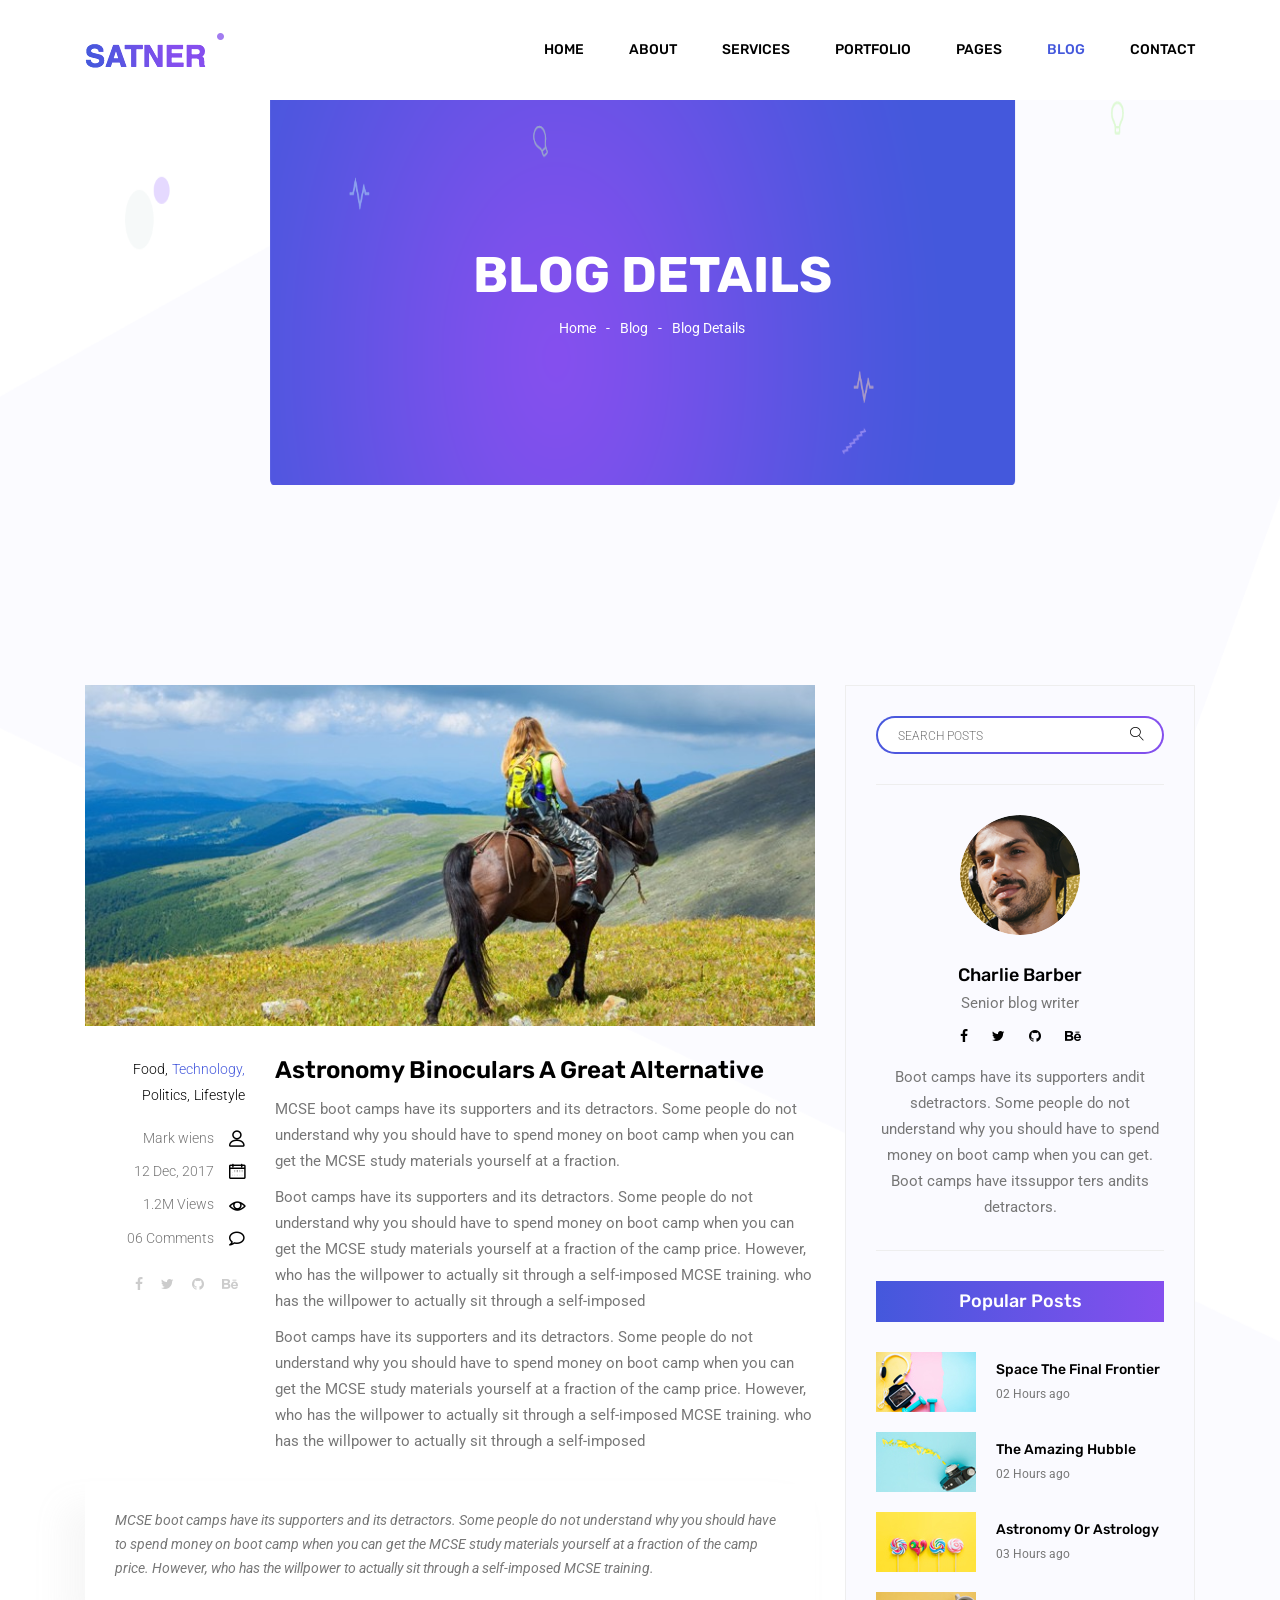
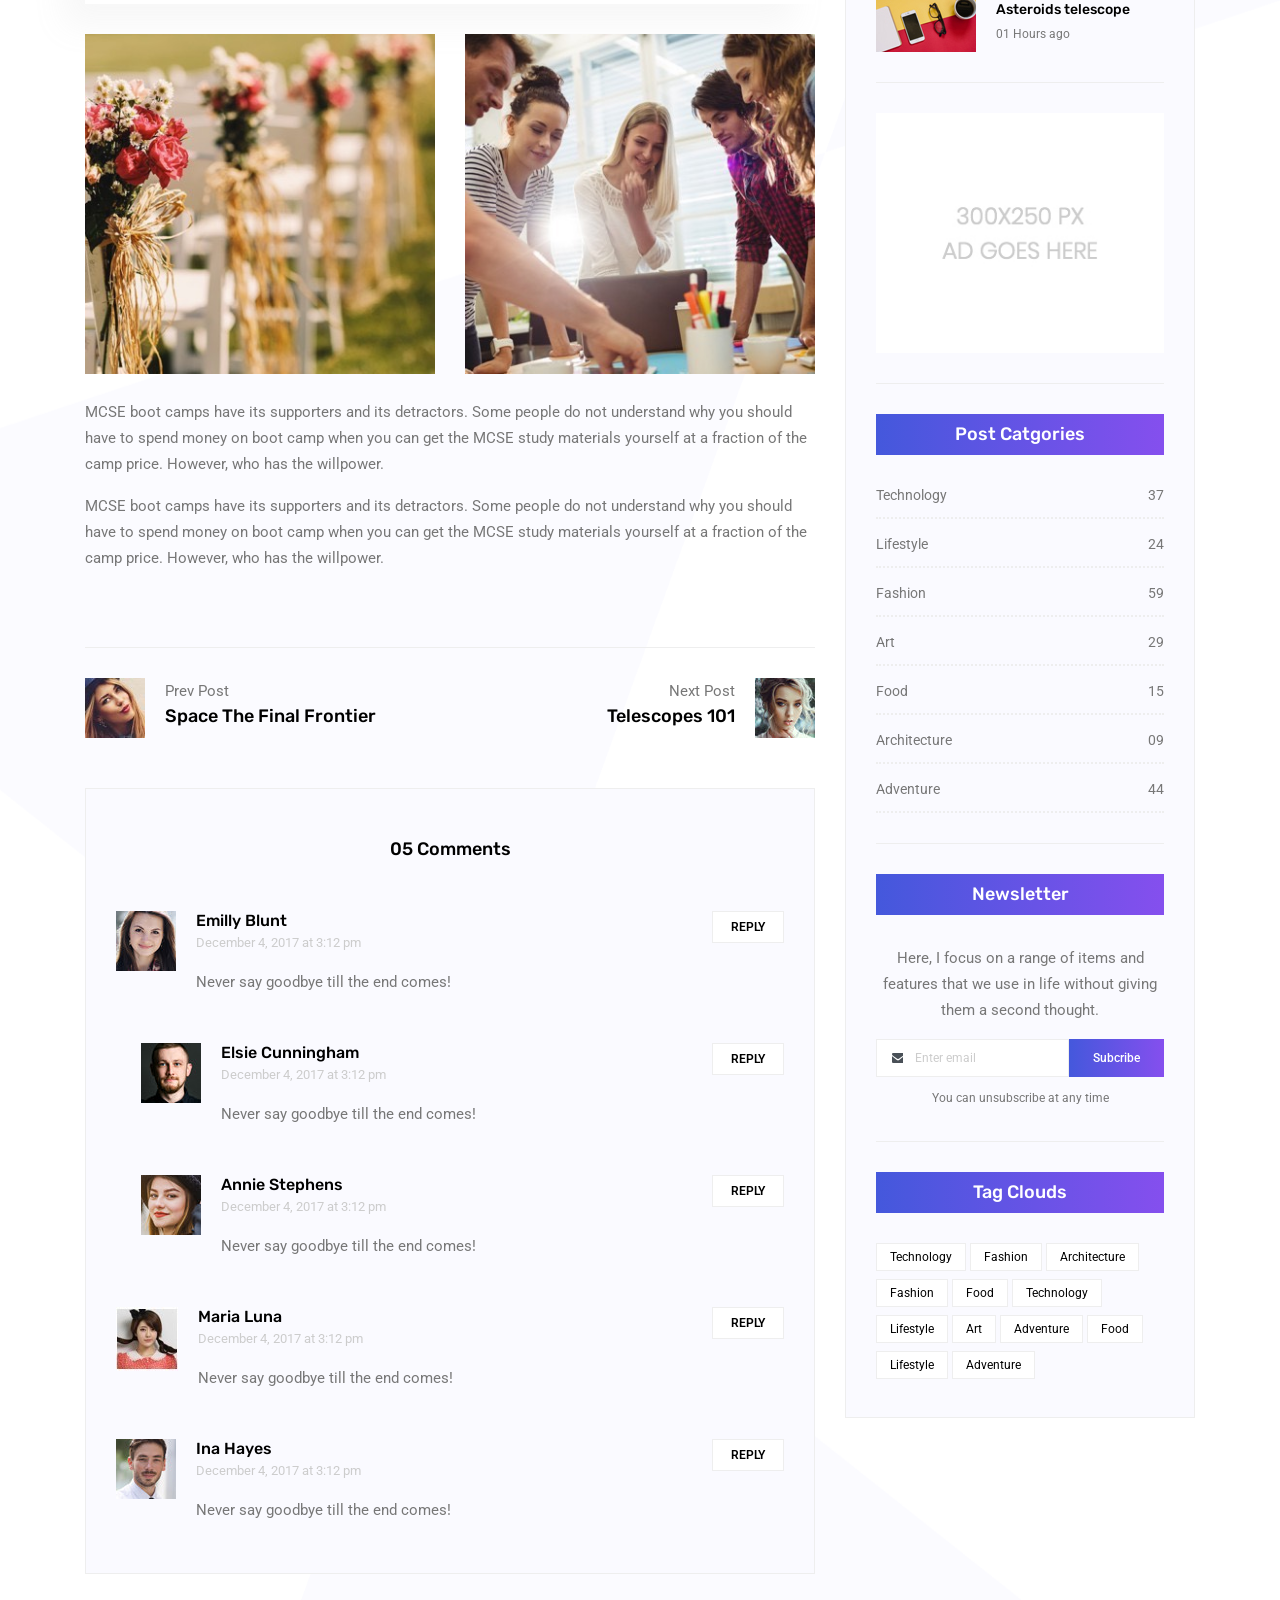
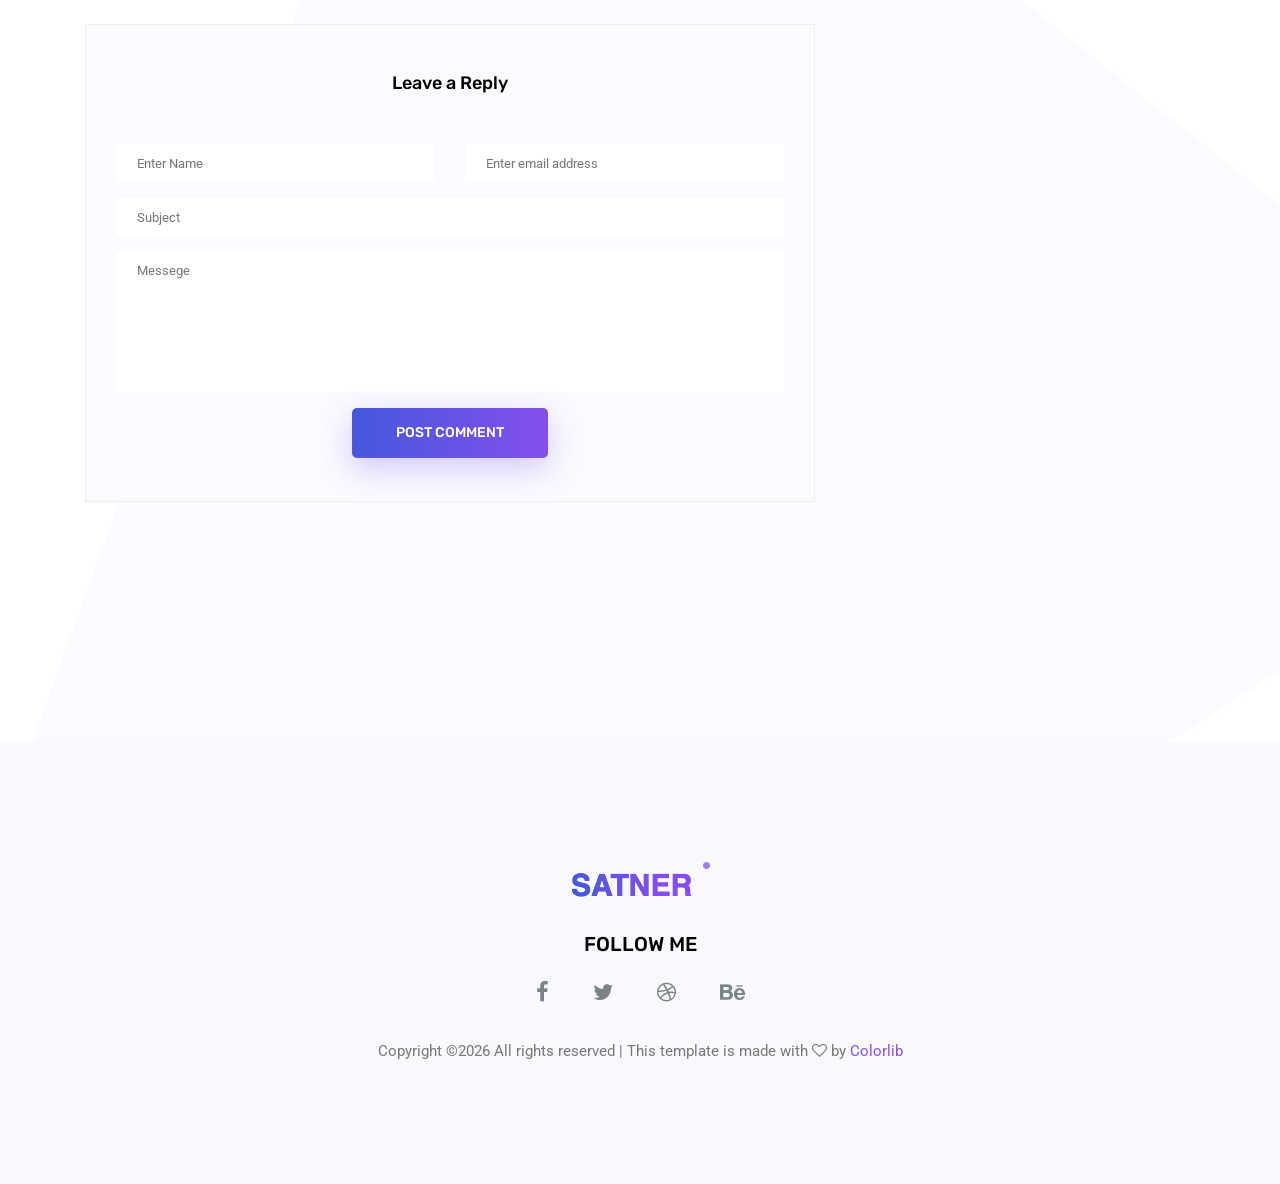
<file: single-blog.html>
<!doctype html>
<html lang="en">

<head>
	<!-- Required meta tags -->
	<meta charset="utf-8">
	<meta name="viewport" content="width=device-width, initial-scale=1, shrink-to-fit=no">
	<link rel="icon" href="img/favicon.png" type="image/png">
	<title>Blog Details</title>
	<!-- Bootstrap CSS -->
	<link rel="stylesheet" href="css/bootstrap.css">
	<link rel="stylesheet" href="vendors/linericon/style.css">
	<link rel="stylesheet" href="css/font-awesome.min.css">
	<link rel="stylesheet" href="vendors/owl-carousel/owl.carousel.min.css">
	<link rel="stylesheet" href="css/magnific-popup.css">
	<link rel="stylesheet" href="vendors/nice-select/css/nice-select.css">
	<!-- main css -->
	<link rel="stylesheet" href="css/style.css">
</head>

<body class="blog_version">

	<!--================ Start Header Area =================-->
	<header class="header_area">
		<div class="main_menu">
			<nav class="navbar navbar-expand-lg navbar-light">
				<div class="container">
					<!-- Brand and toggle get grouped for better mobile display -->
					<a class="navbar-brand logo_h" href="index.html"><img src="img/logo.png" alt=""></a>
					<button class="navbar-toggler" type="button" data-toggle="collapse" data-target="#navbarSupportedContent"
					 aria-controls="navbarSupportedContent" aria-expanded="false" aria-label="Toggle navigation">
						<span class="icon-bar"></span>
						<span class="icon-bar"></span>
						<span class="icon-bar"></span>
					</button>
					<!-- Collect the nav links, forms, and other content for toggling -->
					<div class="collapse navbar-collapse offset" id="navbarSupportedContent">
						<ul class="nav navbar-nav menu_nav justify-content-end">
							<li class="nav-item"><a class="nav-link" href="index.html">Home</a></li>
							<li class="nav-item"><a class="nav-link" href="about.html">About</a></li>
							<li class="nav-item"><a class="nav-link" href="services.html">Services</a></li>
							<li class="nav-item"><a class="nav-link" href="portfolio.html">Portfolio</a></li>
							<li class="nav-item submenu dropdown">
								<a href="#" class="nav-link dropdown-toggle" data-toggle="dropdown" role="button" aria-haspopup="true"
								 aria-expanded="false">Pages</a>
								<ul class="dropdown-menu">
                                    <li class="nav-item"><a class="nav-link" href="elements.html">Elements</a></li>
                                    <li class="nav-item"><a class="nav-link" href="portfolio-details.html">Portfolio Details</a></li>
								</ul>
							</li>
							<li class="nav-item submenu dropdown active">
								<a href="#" class="nav-link dropdown-toggle" data-toggle="dropdown" role="button" aria-haspopup="true"
								 aria-expanded="false">Blog</a>
								<ul class="dropdown-menu">
									<li class="nav-item"><a class="nav-link" href="blog.html">Blog</a></li>
									<li class="nav-item"><a class="nav-link" href="single-blog.html">Blog Details</a></li>
								</ul>
							</li>
							<li class="nav-item"><a class="nav-link" href="contact.html">Contact</a></li>
						</ul>
					</div>
				</div>
			</nav>
		</div>
	</header>
	<!--================ End Header Area =================-->

    <!--================ Start Banner Area =================-->
    <section class="banner_area">
        <div class="banner_inner d-flex align-items-center">
            <div class="container">
                <div class="banner_content text-center">
                    <h2>Blog Details</h2>
                    <div class="page_link">
                        <a href="index.html">Home</a>
                        <a href="blog.html">Blog</a>
                        <a href="single-blog.html">Blog Details</a>
                    </div>
                </div>
            </div>
        </div>
    </section>
    <!--================ End Banner Area =================-->
    
    <!--================Blog Area =================-->
    <section class="blog_area single-post-area section_gap">
        <div class="container">
            <div class="row">
                <div class="col-lg-8 posts-list">
                    <div class="single-post row">
                        <div class="col-lg-12">
                            <div class="feature-img">
                                <img class="img-fluid" src="img/blog/feature-img1.jpg" alt="">
                            </div>									
                        </div>
                        <div class="col-lg-3  col-md-3">
                            <div class="blog_info text-right">
                                <div class="post_tag">
                                    <a href="#">Food,</a>
                                    <a class="active" href="#">Technology,</a>
                                    <a href="#">Politics,</a>
                                    <a href="#">Lifestyle</a>
                                </div>
                                <ul class="blog_meta list">
                                    <li><a href="#">Mark wiens<i class="lnr lnr-user"></i></a></li>
                                    <li><a href="#">12 Dec, 2017<i class="lnr lnr-calendar-full"></i></a></li>
                                    <li><a href="#">1.2M Views<i class="lnr lnr-eye"></i></a></li>
                                    <li><a href="#">06 Comments<i class="lnr lnr-bubble"></i></a></li>
                                </ul>
                                <ul class="social-links">
                                    <li><a href="#"><i class="fa fa-facebook"></i></a></li>
                                    <li><a href="#"><i class="fa fa-twitter"></i></a></li>
                                    <li><a href="#"><i class="fa fa-github"></i></a></li>
                                    <li><a href="#"><i class="fa fa-behance"></i></a></li>
                                </ul>
                            </div>
                        </div>
                        <div class="col-lg-9 col-md-9 blog_details">
                            <h2>Astronomy Binoculars A Great Alternative</h2>
                            <p class="excert">
                                MCSE boot camps have its supporters and its detractors. Some people do not understand why you should have to spend money on boot camp when you can get the MCSE study materials yourself at a fraction.
                            </p>
                            <p>
                                Boot camps have its supporters and its detractors. Some people do not understand why you should have to spend money on boot camp when you can get the MCSE study materials yourself at a fraction of the camp price. However, who has the willpower to actually sit through a self-imposed MCSE training. who has the willpower to actually sit through a self-imposed
                            </p>
                            <p>
                                Boot camps have its supporters and its detractors. Some people do not understand why you should have to spend money on boot camp when you can get the MCSE study materials yourself at a fraction of the camp price. However, who has the willpower to actually sit through a self-imposed MCSE training. who has the willpower to actually sit through a self-imposed
                            </p>
                        </div>
                        <div class="col-lg-12">
                            <div class="quotes">
                                MCSE boot camps have its supporters and its detractors. Some people do not understand why you should have to spend money on boot camp when you can get the MCSE study materials yourself at a fraction of the camp price. However, who has the willpower to actually sit through a self-imposed MCSE training.										
                            </div>
                            <div class="row">
                                <div class="col-6">
                                    <img class="img-fluid" src="img/blog/post-img1.jpg" alt="">
                                </div>
                                <div class="col-6">
                                    <img class="img-fluid" src="img/blog/post-img2.jpg" alt="">
                                </div>	
                                <div class="col-lg-12 mt-25">
                                    <p>
                                        MCSE boot camps have its supporters and its detractors. Some people do not understand why you should have to spend money on boot camp when you can get the MCSE study materials yourself at a fraction of the camp price. However, who has the willpower.
                                    </p>
                                    <p>
                                        MCSE boot camps have its supporters and its detractors. Some people do not understand why you should have to spend money on boot camp when you can get the MCSE study materials yourself at a fraction of the camp price. However, who has the willpower.
                                    </p>											
                                </div>									
                            </div>
                        </div>
                    </div>
                    <div class="navigation-area">
                        <div class="row">
                            <div class="col-lg-6 col-md-6 col-12 nav-left flex-row d-flex justify-content-start align-items-center">
                                <div class="thumb">
                                    <a href="#"><img class="img-fluid" src="img/blog/prev.jpg" alt=""></a>
                                </div>
                                <div class="arrow">
                                    <a href="#"><span class="lnr text-white lnr-arrow-left"></span></a>
                                </div>
                                <div class="detials">
                                    <p>Prev Post</p>
                                    <a href="#"><h4>Space The Final Frontier</h4></a>
                                </div>
                            </div>
                            <div class="col-lg-6 col-md-6 col-12 nav-right flex-row d-flex justify-content-end align-items-center">
                                <div class="detials">
                                    <p>Next Post</p>
                                    <a href="#"><h4>Telescopes 101</h4></a>
                                </div>
                                <div class="arrow">
                                    <a href="#"><span class="lnr text-white lnr-arrow-right"></span></a>
                                </div>
                                <div class="thumb">
                                    <a href="#"><img class="img-fluid" src="img/blog/next.jpg" alt=""></a>
                                </div>										
                            </div>									
                        </div>
                    </div>
                    <div class="comments-area">
                        <h4>05 Comments</h4>
                        <div class="comment-list">
                            <div class="single-comment justify-content-between d-flex">
                                <div class="user justify-content-between d-flex">
                                    <div class="thumb">
                                        <img src="img/blog/c1.jpg" alt="">
                                    </div>
                                    <div class="desc">
                                        <h5><a href="#">Emilly Blunt</a></h5>
                                        <p class="date">December 4, 2017 at 3:12 pm </p>
                                        <p class="comment">
                                            Never say goodbye till the end comes!
                                        </p>
                                    </div>
                                </div>
                                <div class="reply-btn">
                                        <a href="" class="btn-reply text-uppercase">reply</a> 
                                </div>
                            </div>
                        </div>	
                        <div class="comment-list left-padding">
                            <div class="single-comment justify-content-between d-flex">
                                <div class="user justify-content-between d-flex">
                                    <div class="thumb">
                                        <img src="img/blog/c2.jpg" alt="">
                                    </div>
                                    <div class="desc">
                                        <h5><a href="#">Elsie Cunningham</a></h5>
                                        <p class="date">December 4, 2017 at 3:12 pm </p>
                                        <p class="comment">
                                            Never say goodbye till the end comes!
                                        </p>
                                    </div>
                                </div>
                                <div class="reply-btn">
                                        <a href="" class="btn-reply text-uppercase">reply</a> 
                                </div>
                            </div>
                        </div>	
                        <div class="comment-list left-padding">
                            <div class="single-comment justify-content-between d-flex">
                                <div class="user justify-content-between d-flex">
                                    <div class="thumb">
                                        <img src="img/blog/c3.jpg" alt="">
                                    </div>
                                    <div class="desc">
                                        <h5><a href="#">Annie Stephens</a></h5>
                                        <p class="date">December 4, 2017 at 3:12 pm </p>
                                        <p class="comment">
                                            Never say goodbye till the end comes!
                                        </p>
                                    </div>
                                </div>
                                <div class="reply-btn">
                                        <a href="" class="btn-reply text-uppercase">reply</a> 
                                </div>
                            </div>
                        </div>	
                        <div class="comment-list">
                            <div class="single-comment justify-content-between d-flex">
                                <div class="user justify-content-between d-flex">
                                    <div class="thumb">
                                        <img src="img/blog/c4.jpg" alt="">
                                    </div>
                                    <div class="desc">
                                        <h5><a href="#">Maria Luna</a></h5>
                                        <p class="date">December 4, 2017 at 3:12 pm </p>
                                        <p class="comment">
                                            Never say goodbye till the end comes!
                                        </p>
                                    </div>
                                </div>
                                <div class="reply-btn">
                                        <a href="" class="btn-reply text-uppercase">reply</a> 
                                </div>
                            </div>
                        </div>	
                        <div class="comment-list">
                            <div class="single-comment justify-content-between d-flex">
                                <div class="user justify-content-between d-flex">
                                    <div class="thumb">
                                        <img src="img/blog/c5.jpg" alt="">
                                    </div>
                                    <div class="desc">
                                        <h5><a href="#">Ina Hayes</a></h5>
                                        <p class="date">December 4, 2017 at 3:12 pm </p>
                                        <p class="comment">
                                            Never say goodbye till the end comes!
                                        </p>
                                    </div>
                                </div>
                                <div class="reply-btn">
                                        <a href="" class="btn-reply text-uppercase">reply</a> 
                                </div>
                            </div>
                        </div>	                                             				
                    </div>
                    <div class="comment-form">
                        <h4>Leave a Reply</h4>
                        <form>
                            <div class="form-group form-inline">
                                <div class="form-group col-lg-6 col-md-6 name">
                                <input type="text" class="form-control" id="name" placeholder="Enter Name" onfocus="this.placeholder = ''" onblur="this.placeholder = 'Enter Name'">
                                </div>
                                <div class="form-group col-lg-6 col-md-6 email">
                                <input type="email" class="form-control" id="email" placeholder="Enter email address" onfocus="this.placeholder = ''" onblur="this.placeholder = 'Enter email address'">
                                </div>										
                            </div>
                            <div class="form-group">
                                <input type="text" class="form-control" id="subject" placeholder="Subject" onfocus="this.placeholder = ''" onblur="this.placeholder = 'Subject'">
                            </div>
                            <div class="form-group">
                                <textarea class="form-control mb-10" rows="5" name="message" placeholder="Messege" onfocus="this.placeholder = ''" onblur="this.placeholder = 'Messege'" required=""></textarea>
                            </div>
                            <a href="#" class="primary-btn primary_btn"><span>Post Comment</span></a>	
                        </form>
                    </div>
                </div>
                <div class="col-lg-4">
                    <div class="blog_right_sidebar">
                        <aside class="single_sidebar_widget search_widget">
                            <div class="input-group">
                                <input type="text" class="form-control" placeholder="Search Posts">
                                <span class="input-group-btn">
                                    <button class="btn btn-default" type="button"><i class="lnr lnr-magnifier"></i></button>
                                </span>
                            </div><!-- /input-group -->
                            <div class="br"></div>
                        </aside>
                        <aside class="single_sidebar_widget author_widget">
                            <img class="author_img rounded-circle" src="img/blog/author.png" alt="">
                            <h4>Charlie Barber</h4>
                            <p>Senior blog writer</p>
                            <div class="social_icon">
                                <a href="#"><i class="fa fa-facebook"></i></a>
                                <a href="#"><i class="fa fa-twitter"></i></a>
                                <a href="#"><i class="fa fa-github"></i></a>
                                <a href="#"><i class="fa fa-behance"></i></a>
                            </div>
                            <p>Boot camps have its supporters andit sdetractors. Some people do not understand why you should have to spend money on boot camp when you can get. Boot camps have itssuppor ters andits detractors.</p>
                            <div class="br"></div>
                        </aside>
                        <aside class="single_sidebar_widget popular_post_widget">
                            <h3 class="widget_title">Popular Posts</h3>
                            <div class="media post_item">
                                <img src="img/blog/popular-post/post1.jpg" alt="post">
                                <div class="media-body">
                                    <a href="blog-details.html"><h3>Space The Final Frontier</h3></a>
                                    <p>02 Hours ago</p>
                                </div>
                            </div>
                            <div class="media post_item">
                                <img src="img/blog/popular-post/post2.jpg" alt="post">
                                <div class="media-body">
                                    <a href="blog-details.html"><h3>The Amazing Hubble</h3></a>
                                    <p>02 Hours ago</p>
                                </div>
                            </div>
                            <div class="media post_item">
                                <img src="img/blog/popular-post/post3.jpg" alt="post">
                                <div class="media-body">
                                    <a href="blog-details.html"><h3>Astronomy Or Astrology</h3></a>
                                    <p>03 Hours ago</p>
                                </div>
                            </div>
                            <div class="media post_item">
                                <img src="img/blog/popular-post/post4.jpg" alt="post">
                                <div class="media-body">
                                    <a href="blog-details.html"><h3>Asteroids telescope</h3></a>
                                    <p>01 Hours ago</p>
                                </div>
                            </div>
                            <div class="br"></div>
                        </aside>
                        <aside class="single_sidebar_widget ads_widget">
                            <a href="#"><img class="img-fluid" src="img/blog/add.jpg" alt=""></a>
                            <div class="br"></div>
                        </aside>
                        <aside class="single_sidebar_widget post_category_widget">
                            <h4 class="widget_title">Post Catgories</h4>
                            <ul class="list cat-list">
                                <li>
                                    <a href="#" class="d-flex justify-content-between">
                                        <p>Technology</p>
                                        <p>37</p>
                                    </a>
                                </li>
                                <li>
                                    <a href="#" class="d-flex justify-content-between">
                                        <p>Lifestyle</p>
                                        <p>24</p>
                                    </a>
                                </li>
                                <li>
                                    <a href="#" class="d-flex justify-content-between">
                                        <p>Fashion</p>
                                        <p>59</p>
                                    </a>
                                </li>
                                <li>
                                    <a href="#" class="d-flex justify-content-between">
                                        <p>Art</p>
                                        <p>29</p>
                                    </a>
                                </li>
                                <li>
                                    <a href="#" class="d-flex justify-content-between">
                                        <p>Food</p>
                                        <p>15</p>
                                    </a>
                                </li>
                                <li>
                                    <a href="#" class="d-flex justify-content-between">
                                        <p>Architecture</p>
                                        <p>09</p>
                                    </a>
                                </li>
                                <li>
                                    <a href="#" class="d-flex justify-content-between">
                                        <p>Adventure</p>
                                        <p>44</p>
                                    </a>
                                </li>															
                            </ul>
                            <div class="br"></div>
                        </aside>
                        <aside class="single-sidebar-widget newsletter_widget">
                            <h4 class="widget_title">Newsletter</h4>
                            <p>
                            Here, I focus on a range of items and features that we use in life without
                            giving them a second thought.
                            </p>
                            <div class="form-group d-flex flex-row">
                                <div class="input-group">
                                    <div class="input-group-prepend">
                                        <div class="input-group-text"><i class="fa fa-envelope" aria-hidden="true"></i></div>
                                    </div>
                                    <input type="text" class="form-control" id="inlineFormInputGroup" placeholder="Enter email" onfocus="this.placeholder = ''" onblur="this.placeholder = 'Enter email'">
                                </div>
                                <a href="#" class="bbtns">Subcribe</a>
                            </div>	
                            <p class="text-bottom">You can unsubscribe at any time</p>	
                            <div class="br"></div>							
                        </aside>
                        <aside class="single-sidebar-widget tag_cloud_widget">
                            <h4 class="widget_title">Tag Clouds</h4>
                            <ul class="list">
                                <li><a href="#">Technology</a></li>
                                <li><a href="#">Fashion</a></li>
                                <li><a href="#">Architecture</a></li>
                                <li><a href="#">Fashion</a></li>
                                <li><a href="#">Food</a></li>
                                <li><a href="#">Technology</a></li>
                                <li><a href="#">Lifestyle</a></li>
                                <li><a href="#">Art</a></li>
                                <li><a href="#">Adventure</a></li>
                                <li><a href="#">Food</a></li>
                                <li><a href="#">Lifestyle</a></li>
                                <li><a href="#">Adventure</a></li>
                            </ul>
                        </aside>
                    </div>
                </div>
            </div>
        </div>
    </section>
    <!--================Blog Area =================-->
        
    <!--================Footer Area =================-->
	<footer class="footer_area">
        <div class="container">
            <div class="row justify-content-center">
                <div class="col-lg-12">
                    <div class="footer_top flex-column">
                        <div class="footer_logo">
                            <a href="#">
                                <img src="img/logo.png" alt="">
                            </a>
                            <h4>Follow Me</h4>
                        </div>
                        <div class="footer_social">
                            <a href="#"><i class="fa fa-facebook"></i></a>
                            <a href="#"><i class="fa fa-twitter"></i></a>
                            <a href="#"><i class="fa fa-dribbble"></i></a>
                            <a href="#"><i class="fa fa-behance"></i></a>
                        </div>
                    </div>
                </div>
            </div>
            <div class="row footer_bottom justify-content-center">
                <p class="col-lg-8 col-sm-12 footer-text">
                    <!-- Link back to Colorlib can't be removed. Template is licensed under CC BY 3.0. -->
Copyright &copy;<script>document.write(new Date().getFullYear());</script> All rights reserved | This template is made with <i class="fa fa-heart-o" aria-hidden="true"></i> by <a href="https://colorlib.com" target="_blank">Colorlib</a>
<!-- Link back to Colorlib can't be removed. Template is licensed under CC BY 3.0. --></p>
            </div>
        </div>
    </footer>
    <!--================End Footer Area =================-->
       
        <!-- Optional JavaScript -->
        <!-- jQuery first, then Popper.js, then Bootstrap JS -->
        <script src="js/jquery-3.2.1.min.js"></script>
        <script src="js/popper.js"></script>
        <script src="js/bootstrap.min.js"></script>
        <script src="js/stellar.js"></script>
        <script src="vendors/lightbox/simpleLightbox.min.js"></script>
        <script src="vendors/nice-select/js/jquery.nice-select.min.js"></script>
        <script src="vendors/isotope/imagesloaded.pkgd.min.js"></script>
        <script src="vendors/isotope/isotope-min.js"></script>
        <script src="vendors/owl-carousel/owl.carousel.min.js"></script>
        <script src="js/jquery.ajaxchimp.min.js"></script>
        <script src="js/mail-script.js"></script>
        <script src="js/theme.js"></script>
    </body>
    </html>
</file>
<file: vendors/linericon/style.css>
@font-face {
	font-family: 'Linearicons-Free';
	src:url('fonts/Linearicons-Free.eot?w118d');
	src:url('fonts/Linearicons-Free.eot?#iefixw118d') format('embedded-opentype'),
		url('fonts/Linearicons-Free.woff2?w118d') format('woff2'),
		url('fonts/Linearicons-Free.woff?w118d') format('woff'),
		url('fonts/Linearicons-Free.ttf?w118d') format('truetype'),
		url('fonts/Linearicons-Free.svg?w118d#Linearicons-Free') format('svg');
	font-weight: normal;
	font-style: normal;
}

.lnr {
	font-family: 'Linearicons-Free';
	speak: none;
	font-style: normal;
	font-weight: normal;
	font-variant: normal;
	text-transform: none;
	line-height: 1;

	/* Better Font Rendering =========== */
	-webkit-font-smoothing: antialiased;
	-moz-osx-font-smoothing: grayscale;
}

.lnr-home:before {
	content: "\e800";
}
.lnr-apartment:before {
	content: "\e801";
}
.lnr-pencil:before {
	content: "\e802";
}
.lnr-magic-wand:before {
	content: "\e803";
}
.lnr-drop:before {
	content: "\e804";
}
.lnr-lighter:before {
	content: "\e805";
}
.lnr-poop:before {
	content: "\e806";
}
.lnr-sun:before {
	content: "\e807";
}
.lnr-moon:before {
	content: "\e808";
}
.lnr-cloud:before {
	content: "\e809";
}
.lnr-cloud-upload:before {
	content: "\e80a";
}
.lnr-cloud-download:before {
	content: "\e80b";
}
.lnr-cloud-sync:before {
	content: "\e80c";
}
.lnr-cloud-check:before {
	content: "\e80d";
}
.lnr-database:before {
	content: "\e80e";
}
.lnr-lock:before {
	content: "\e80f";
}
.lnr-cog:before {
	content: "\e810";
}
.lnr-trash:before {
	content: "\e811";
}
.lnr-dice:before {
	content: "\e812";
}
.lnr-heart:before {
	content: "\e813";
}
.lnr-star:before {
	content: "\e814";
}
.lnr-star-half:before {
	content: "\e815";
}
.lnr-star-empty:before {
	content: "\e816";
}
.lnr-flag:before {
	content: "\e817";
}
.lnr-envelope:before {
	content: "\e818";
}
.lnr-paperclip:before {
	content: "\e819";
}
.lnr-inbox:before {
	content: "\e81a";
}
.lnr-eye:before {
	content: "\e81b";
}
.lnr-printer:before {
	content: "\e81c";
}
.lnr-file-empty:before {
	content: "\e81d";
}
.lnr-file-add:before {
	content: "\e81e";
}
.lnr-enter:before {
	content: "\e81f";
}
.lnr-exit:before {
	content: "\e820";
}
.lnr-graduation-hat:before {
	content: "\e821";
}
.lnr-license:before {
	content: "\e822";
}
.lnr-music-note:before {
	content: "\e823";
}
.lnr-film-play:before {
	content: "\e824";
}
.lnr-camera-video:before {
	content: "\e825";
}
.lnr-camera:before {
	content: "\e826";
}
.lnr-picture:before {
	content: "\e827";
}
.lnr-book:before {
	content: "\e828";
}
.lnr-bookmark:before {
	content: "\e829";
}
.lnr-user:before {
	content: "\e82a";
}
.lnr-users:before {
	content: "\e82b";
}
.lnr-shirt:before {
	content: "\e82c";
}
.lnr-store:before {
	content: "\e82d";
}
.lnr-cart:before {
	content: "\e82e";
}
.lnr-tag:before {
	content: "\e82f";
}
.lnr-phone-handset:before {
	content: "\e830";
}
.lnr-phone:before {
	content: "\e831";
}
.lnr-pushpin:before {
	content: "\e832";
}
.lnr-map-marker:before {
	content: "\e833";
}
.lnr-map:before {
	content: "\e834";
}
.lnr-location:before {
	content: "\e835";
}
.lnr-calendar-full:before {
	content: "\e836";
}
.lnr-keyboard:before {
	content: "\e837";
}
.lnr-spell-check:before {
	content: "\e838";
}
.lnr-screen:before {
	content: "\e839";
}
.lnr-smartphone:before {
	content: "\e83a";
}
.lnr-tablet:before {
	content: "\e83b";
}
.lnr-laptop:before {
	content: "\e83c";
}
.lnr-laptop-phone:before {
	content: "\e83d";
}
.lnr-power-switch:before {
	content: "\e83e";
}
.lnr-bubble:before {
	content: "\e83f";
}
.lnr-heart-pulse:before {
	content: "\e840";
}
.lnr-construction:before {
	content: "\e841";
}
.lnr-pie-chart:before {
	content: "\e842";
}
.lnr-chart-bars:before {
	content: "\e843";
}
.lnr-gift:before {
	content: "\e844";
}
.lnr-diamond:before {
	content: "\e845";
}
.lnr-linearicons:before {
	content: "\e846";
}
.lnr-dinner:before {
	content: "\e847";
}
.lnr-coffee-cup:before {
	content: "\e848";
}
.lnr-leaf:before {
	content: "\e849";
}
.lnr-paw:before {
	content: "\e84a";
}
.lnr-rocket:before {
	content: "\e84b";
}
.lnr-briefcase:before {
	content: "\e84c";
}
.lnr-bus:before {
	content: "\e84d";
}
.lnr-car:before {
	content: "\e84e";
}
.lnr-train:before {
	content: "\e84f";
}
.lnr-bicycle:before {
	content: "\e850";
}
.lnr-wheelchair:before {
	content: "\e851";
}
.lnr-select:before {
	content: "\e852";
}
.lnr-earth:before {
	content: "\e853";
}
.lnr-smile:before {
	content: "\e854";
}
.lnr-sad:before {
	content: "\e855";
}
.lnr-neutral:before {
	content: "\e856";
}
.lnr-mustache:before {
	content: "\e857";
}
.lnr-alarm:before {
	content: "\e858";
}
.lnr-bullhorn:before {
	content: "\e859";
}
.lnr-volume-high:before {
	content: "\e85a";
}
.lnr-volume-medium:before {
	content: "\e85b";
}
.lnr-volume-low:before {
	content: "\e85c";
}
.lnr-volume:before {
	content: "\e85d";
}
.lnr-mic:before {
	content: "\e85e";
}
.lnr-hourglass:before {
	content: "\e85f";
}
.lnr-undo:before {
	content: "\e860";
}
.lnr-redo:before {
	content: "\e861";
}
.lnr-sync:before {
	content: "\e862";
}
.lnr-history:before {
	content: "\e863";
}
.lnr-clock:before {
	content: "\e864";
}
.lnr-download:before {
	content: "\e865";
}
.lnr-upload:before {
	content: "\e866";
}
.lnr-enter-down:before {
	content: "\e867";
}
.lnr-exit-up:before {
	content: "\e868";
}
.lnr-bug:before {
	content: "\e869";
}
.lnr-code:before {
	content: "\e86a";
}
.lnr-link:before {
	content: "\e86b";
}
.lnr-unlink:before {
	content: "\e86c";
}
.lnr-thumbs-up:before {
	content: "\e86d";
}
.lnr-thumbs-down:before {
	content: "\e86e";
}
.lnr-magnifier:before {
	content: "\e86f";
}
.lnr-cross:before {
	content: "\e870";
}
.lnr-menu:before {
	content: "\e871";
}
.lnr-list:before {
	content: "\e872";
}
.lnr-chevron-up:before {
	content: "\e873";
}
.lnr-chevron-down:before {
	content: "\e874";
}
.lnr-chevron-left:before {
	content: "\e875";
}
.lnr-chevron-right:before {
	content: "\e876";
}
.lnr-arrow-up:before {
	content: "\e877";
}
.lnr-arrow-down:before {
	content: "\e878";
}
.lnr-arrow-left:before {
	content: "\e879";
}
.lnr-arrow-right:before {
	content: "\e87a";
}
.lnr-move:before {
	content: "\e87b";
}
.lnr-warning:before {
	content: "\e87c";
}
.lnr-question-circle:before {
	content: "\e87d";
}
.lnr-menu-circle:before {
	content: "\e87e";
}
.lnr-checkmark-circle:before {
	content: "\e87f";
}
.lnr-cross-circle:before {
	content: "\e880";
}
.lnr-plus-circle:before {
	content: "\e881";
}
.lnr-circle-minus:before {
	content: "\e882";
}
.lnr-arrow-up-circle:before {
	content: "\e883";
}
.lnr-arrow-down-circle:before {
	content: "\e884";
}
.lnr-arrow-left-circle:before {
	content: "\e885";
}
.lnr-arrow-right-circle:before {
	content: "\e886";
}
.lnr-chevron-up-circle:before {
	content: "\e887";
}
.lnr-chevron-down-circle:before {
	content: "\e888";
}
.lnr-chevron-left-circle:before {
	content: "\e889";
}
.lnr-chevron-right-circle:before {
	content: "\e88a";
}
.lnr-crop:before {
	content: "\e88b";
}
.lnr-frame-expand:before {
	content: "\e88c";
}
.lnr-frame-contract:before {
	content: "\e88d";
}
.lnr-layers:before {
	content: "\e88e";
}
.lnr-funnel:before {
	content: "\e88f";
}
.lnr-text-format:before {
	content: "\e890";
}
.lnr-text-format-remove:before {
	content: "\e891";
}
.lnr-text-size:before {
	content: "\e892";
}
.lnr-bold:before {
	content: "\e893";
}
.lnr-italic:before {
	content: "\e894";
}
.lnr-underline:before {
	content: "\e895";
}
.lnr-strikethrough:before {
	content: "\e896";
}
.lnr-highlight:before {
	content: "\e897";
}
.lnr-text-align-left:before {
	content: "\e898";
}
.lnr-text-align-center:before {
	content: "\e899";
}
.lnr-text-align-right:before {
	content: "\e89a";
}
.lnr-text-align-justify:before {
	content: "\e89b";
}
.lnr-line-spacing:before {
	content: "\e89c";
}
.lnr-indent-increase:before {
	content: "\e89d";
}
.lnr-indent-decrease:before {
	content: "\e89e";
}
.lnr-pilcrow:before {
	content: "\e89f";
}
.lnr-direction-ltr:before {
	content: "\e8a0";
}
.lnr-direction-rtl:before {
	content: "\e8a1";
}
.lnr-page-break:before {
	content: "\e8a2";
}
.lnr-sort-alpha-asc:before {
	content: "\e8a3";
}
.lnr-sort-amount-asc:before {
	content: "\e8a4";
}
.lnr-hand:before {
	content: "\e8a5";
}
.lnr-pointer-up:before {
	content: "\e8a6";
}
.lnr-pointer-right:before {
	content: "\e8a7";
}
.lnr-pointer-down:before {
	content: "\e8a8";
}
.lnr-pointer-left:before {
	content: "\e8a9";
}
</file>
<file: vendors/nice-select/css/nice-select.css>
.nice-select {
  -webkit-tap-highlight-color: transparent;
  background-color: #fff;
  border-radius: 5px;
  border: solid 1px #e8e8e8;
  box-sizing: border-box;
  clear: both;
  cursor: pointer;
  display: block;
  float: left;
  font-family: inherit;
  font-size: 14px;
  font-weight: normal;
  height: 42px;
  line-height: 40px;
  outline: none;
  padding-left: 18px;
  padding-right: 30px;
  position: relative;
  text-align: left !important;
  -webkit-transition: all 0.2s ease-in-out;
  transition: all 0.2s ease-in-out;
  -webkit-user-select: none;
     -moz-user-select: none;
      -ms-user-select: none;
          user-select: none;
  white-space: nowrap;
  width: auto; }
  .nice-select:hover {
    border-color: #dbdbdb; }
  .nice-select:active, .nice-select.open, .nice-select:focus {
    border-color: #999; }
  .nice-select:after {
    border-bottom: 2px solid #999;
    border-right: 2px solid #999;
    content: '';
    display: block;
    height: 5px;
    margin-top: -4px;
    pointer-events: none;
    position: absolute;
    right: 12px;
    top: 50%;
    -webkit-transform-origin: 66% 66%;
        -ms-transform-origin: 66% 66%;
            transform-origin: 66% 66%;
    -webkit-transform: rotate(45deg);
        -ms-transform: rotate(45deg);
            transform: rotate(45deg);
    -webkit-transition: all 0.15s ease-in-out;
    transition: all 0.15s ease-in-out;
    width: 5px; }
  .nice-select.open:after {
    -webkit-transform: rotate(-135deg);
        -ms-transform: rotate(-135deg);
            transform: rotate(-135deg); }
  .nice-select.open .list {
    opacity: 1;
    pointer-events: auto;
    -webkit-transform: scale(1) translateY(0);
        -ms-transform: scale(1) translateY(0);
            transform: scale(1) translateY(0); }
  .nice-select.disabled {
    border-color: #ededed;
    color: #999;
    pointer-events: none; }
    .nice-select.disabled:after {
      border-color: #cccccc; }
  .nice-select.wide {
    width: 100%; }
    .nice-select.wide .list {
      left: 0 !important;
      right: 0 !important; }
  .nice-select.right {
    float: right; }
    .nice-select.right .list {
      left: auto;
      right: 0; }
  .nice-select.small {
    font-size: 12px;
    height: 36px;
    line-height: 34px; }
    .nice-select.small:after {
      height: 4px;
      width: 4px; }
    .nice-select.small .option {
      line-height: 34px;
      min-height: 34px; }
  .nice-select .list {
    background-color: #fff;
    border-radius: 5px;
    box-shadow: 0 0 0 1px rgba(68, 68, 68, 0.11);
    box-sizing: border-box;
    margin-top: 4px;
    opacity: 0;
    overflow: hidden;
    padding: 0;
    pointer-events: none;
    position: absolute;
    top: 100%;
    left: 0;
    -webkit-transform-origin: 50% 0;
        -ms-transform-origin: 50% 0;
            transform-origin: 50% 0;
    -webkit-transform: scale(0.75) translateY(-21px);
        -ms-transform: scale(0.75) translateY(-21px);
            transform: scale(0.75) translateY(-21px);
    -webkit-transition: all 0.2s cubic-bezier(0.5, 0, 0, 1.25), opacity 0.15s ease-out;
    transition: all 0.2s cubic-bezier(0.5, 0, 0, 1.25), opacity 0.15s ease-out;
    z-index: 9; }
    .nice-select .list:hover .option:not(:hover) {
      background-color: transparent !important; }
  .nice-select .option {
    cursor: pointer;
    font-weight: 400;
    line-height: 40px;
    list-style: none;
    min-height: 40px;
    outline: none;
    padding-left: 18px;
    padding-right: 29px;
    text-align: left;
    -webkit-transition: all 0.2s;
    transition: all 0.2s; }
    .nice-select .option:hover, .nice-select .option.focus, .nice-select .option.selected.focus {
      background-color: #f6f6f6; }
    .nice-select .option.selected {
      font-weight: bold; }
    .nice-select .option.disabled {
      background-color: transparent;
      color: #999;
      cursor: default; }

.no-csspointerevents .nice-select .list {
  display: none; }

.no-csspointerevents .nice-select.open .list {
  display: block; }
</file>
<file: css/style.css>
/*----------------------------------------------------
@File: Default Styles
@Author: SPONDON IT

This file contains the styling for the actual theme, this
is the file you need to edit to change the look of the
theme.
---------------------------------------------------- */
/*=====================================================================
@Template Name: HostHub Construction 
@Developed By: Naim Lasker
Author E-mail: naimlasker@gmail.com

=====================================================================*/
/*----------------------------------------------------*/
/*font Variables*/
/*Color Variables*/
/*=================== fonts ====================*/
@import url("https://fonts.googleapis.com/css?family=Roboto:400,500|Rubik:500,700");
/*---------------------------------------------------- */
/*----------------------------------------------------*/
/* Medium Layout: 1280px */
/* Tablet Layout: 768px */
/* Mobile Layout: 320px */
/* Wide Mobile Layout: 480px */
/*---------------------------------------------------- */
/*----------------------------------------------------*/
body {
  line-height: 26px;
  font-size: 15px;
  font-family: "Roboto", sans-serif;
  font-weight: 400;
  color: #777777;
  background: url(../img/body-bg.png) no-repeat center; }

h1,
h2,
h3,
h4,
h5,
h6 {
  font-family: "Rubik", sans-serif;
  font-weight: 500;
  color: #000000; }

.list {
  list-style: none;
  margin: 0px;
  padding: 0px; }

a {
  text-decoration: none;
  transition: all 0.3s ease-in-out; }
  a:hover, a:focus {
    text-decoration: none;
    outline: none; }

button:focus {
  outline: none;
  box-shadow: none; }

.mt-25 {
  margin-top: 25px; }

.p0 {
  padding-left: 0px;
  padding-right: 0px; }

.white_bg {
  background: #fff !important; }

.mb-50 {
  margin-bottom: 50px; }

.ml-15 {
  margin-left: 15px; }

.ml-20 {
  margin-left: 20px; }

.mt-50 {
  margin-top: 50px; }

/*---------------------------------------------------- */
/*----------------------------------------------------*/
.section_gap {
  padding: 200px 0; }
  @media (max-width: 1199px) {
    .section_gap {
      padding: 80px 0; } }

.section_gap_top {
  padding-top: 200px; }
  @media (max-width: 1199px) {
    .section_gap_top {
      padding-top: 80px; } }

.section_gap_bottom {
  padding-bottom: 200px; }
  @media (max-width: 1199px) {
    .section_gap_bottom {
      padding-bottom: 80px; } }

/* Main Title Area css
============================================================================================ */
.main_title {
  text-align: center;
  margin-bottom: 100px; }
  @media (max-width: 1199px) {
    .main_title {
      margin-bottom: 50px; } }
  .main_title h2 {
    font-size: 36px;
    font-weight: 700;
    margin-bottom: 15px;
    line-height: 50px;
    text-transform: uppercase; }
    @media (max-width: 991px) {
      .main_title h2 br {
        display: none; } }
    @media (max-width: 767px) {
      .main_title h2 {
        font-size: 30px;
        line-height: 34px; } }
  .main_title p {
    margin-bottom: 0px; }
    @media (max-width: 991px) {
      .main_title p br {
        display: none; } }
  .main_title.white h2 {
    color: #fff; }
  .main_title.white p {
    color: #fff;
    opacity: .6; }

/* End Main Title Area css
============================================================================================ */
/* Start Gradient Area css
============================================================================================ */
.gradient-bg, .header_area .navbar .nav .nav-item.submenu ul .nav-item:hover .nav-link, .blog_right_sidebar .widget_title, .blog_right_sidebar .newsletter_widget .bbtns, .blog_right_sidebar .tag_cloud_widget ul li a:hover, .blog-pagination .page-item.active .page-link, .blog-pagination .page-link:hover, .comments-area .btn-reply:hover {
  background: -webkit-linear-gradient(90deg, #4458dc 0%, #854fee 100%);
  background: -moz-linear-gradient(90deg, #4458dc 0%, #854fee 100%);
  background: -o-linear-gradient(90deg, #4458dc 0%, #854fee 100%);
  background: linear-gradient(90deg, #4458dc 0%, #854fee 100%); }

.border-gradient {
  border-image: -webkit-linear-gradient(90deg, #4458dc 0%, #854fee 100%);
  border-image: -moz-linear-gradient(90deg, #4458dc 0%, #854fee 100%);
  border-image: -o-linear-gradient(90deg, #4458dc 0%, #854fee 100%);
  border-image: linear-gradient(90deg, #4458dc 0%, #854fee 100%); }

.gradient-bg2 {
  background: -webkit-linear-gradient(90deg, #4458dc 0%, #854fee 100%);
  background: -moz-linear-gradient(90deg, #4458dc 0%, #854fee 100%);
  background: -o-linear-gradient(90deg, #4458dc 0%, #854fee 100%);
  background: linear-gradient(90deg, #4458dc 0%, #854fee 100%); }

.gradient-color, .contact_info .info_item i {
  background: -webkit-linear-gradient(90deg, #4458dc 0%, #854fee 100%);
  background: -moz-linear-gradient(90deg, #4458dc 0%, #854fee 100%);
  background: -o-linear-gradient(90deg, #4458dc 0%, #854fee 100%);
  background: linear-gradient(90deg, #4458dc 0%, #854fee 100%);
  -webkit-background-clip: text;
  -webkit-text-fill-color: transparent; }

/* End Gradient Area css
============================================================================================ */
.primary_btn {
  display: inline-block;
  color: #fff;
  letter-spacing: 0px;
  font-family: "Rubik", sans-serif;
  font-weight: 500;
  font-size: 14px;
  line-height: 46px;
  outline: none !important;
  text-align: center;
  cursor: pointer;
  text-transform: uppercase;
  border-radius: 5px;
  background-origin: border-box;
  background-clip: content-box, border-box;
  background-image: linear-gradient(to right, #4458dc 0%, #854fee 100%), radial-gradient(circle at top left, #4458dc, #854fee);
  border: double 2px transparent;
  box-shadow: 0px 10px 30px rgba(118, 85, 225, 0.3); }
  .primary_btn span {
    padding: 0 42px; }
  .primary_btn.tr-bg {
    background-image: linear-gradient(#ffffff, #ffffff), radial-gradient(circle at top left, #4458dc, #854fee);
    border: 2px solid transparent;
    color: #222222;
    box-shadow: none; }
    .primary_btn.tr-bg:hover {
      background-image: linear-gradient(to right, #4458dc 0%, #854fee 100%), radial-gradient(circle at top left, #4458dc, #854fee);
      border: double 2px transparent;
      color: #ffffff;
      box-shadow: 0px 10px 30px rgba(118, 85, 225, 0.3); }
  .primary_btn:hover {
    background-image: linear-gradient(#ffffff, #ffffff), radial-gradient(circle at top left, #4458dc, #854fee);
    border: 2px solid #854fee;
    color: #222222;
    box-shadow: none;
    background-clip: border-box; }

.overlay {
  position: absolute;
  left: 0;
  top: 0;
  height: 100%;
  width: 100%; }

/*---------------------------------------------------- */
/*----------------------------------------------------*/
.header_area {
  position: absolute;
  width: 100%;
  z-index: 9999;
  background: #ffffff; }
  .header_area .menu_nav {
    width: 100%; }
  .header_area .navbar {
    background: transparent;
    padding: 0px;
    border: 0px;
    border-radius: 0px;
    width: 100%; }
    .header_area .navbar .nav .nav-item {
      margin-right: 45px; }
      .header_area .navbar .nav .nav-item .nav-link {
        font: 500 14px/100px "Rubik", sans-serif;
        text-transform: uppercase;
        color: #000000;
        padding: 0px;
        display: inline-block; }
        .header_area .navbar .nav .nav-item .nav-link:after {
          display: none; }
      .header_area .navbar .nav .nav-item:hover .nav-link, .header_area .navbar .nav .nav-item.active .nav-link {
        color: #4458dc; }
      .header_area .navbar .nav .nav-item.submenu {
        position: relative; }
        .header_area .navbar .nav .nav-item.submenu ul {
          border: none;
          padding: 0px;
          border-radius: 0px;
          box-shadow: none;
          margin: 0px;
          background: #fff; }
          @media (min-width: 992px) {
            .header_area .navbar .nav .nav-item.submenu ul {
              position: absolute;
              top: 120%;
              left: 0px;
              min-width: 200px;
              text-align: left;
              opacity: 0;
              transition: all 300ms ease-in;
              visibility: hidden;
              display: block;
              border: none;
              padding: 0px;
              border-radius: 0px;
              box-shadow: 0px 10px 30px 0px rgba(0, 0, 0, 0.1); } }
          .header_area .navbar .nav .nav-item.submenu ul:before {
            content: "";
            width: 0;
            height: 0;
            border-style: solid;
            border-width: 10px 10px 0 10px;
            border-color: #eeeeee transparent transparent transparent;
            position: absolute;
            right: 24px;
            top: 45px;
            z-index: 3;
            opacity: 0;
            transition: all 400ms linear; }
          .header_area .navbar .nav .nav-item.submenu ul .nav-item {
            display: block;
            float: none;
            margin-right: 0px;
            border-bottom: 1px solid #ededed;
            margin-left: 0px;
            transition: all 0.4s linear; }
            .header_area .navbar .nav .nav-item.submenu ul .nav-item .nav-link {
              line-height: 45px;
              color: #000000;
              padding: 0px 30px;
              transition: all 150ms linear;
              display: block;
              text-transform: capitalize;
              margin-right: 0px; }
            .header_area .navbar .nav .nav-item.submenu ul .nav-item:last-child {
              border-bottom: none; }
            .header_area .navbar .nav .nav-item.submenu ul .nav-item:hover .nav-link {
              color: #fff; }
        @media (min-width: 992px) {
          .header_area .navbar .nav .nav-item.submenu:hover ul {
            visibility: visible;
            opacity: 1;
            top: 100%; } }
        .header_area .navbar .nav .nav-item.submenu:hover ul .nav-item {
          margin-top: 0px; }
      .header_area .navbar .nav .nav-item:last-child {
        margin-right: 0px; }
  .header_area.navbar_fixed .main_menu {
    position: fixed;
    width: 100%;
    top: -70px;
    left: 0;
    right: 0;
    background: #ffffff;
    transform: translateY(70px);
    transition: transform 500ms ease, background 500ms ease;
    -webkit-transition: transform 500ms ease, background 500ms ease;
    box-shadow: 0px 3px 16px 0px rgba(0, 0, 0, 0.1); }
    .header_area.navbar_fixed .main_menu .navbar .nav .nav-item .nav-link {
      line-height: 70px; }
  @media (min-width: 992px) {
    .header_area.white_menu .navbar .navbar-brand img {
      display: none; }
      .header_area.white_menu .navbar .navbar-brand img + img {
        display: inline-block; } }
  @media (max-width: 991px) {
    .header_area.white_menu .navbar .navbar-brand img {
      display: inline-block; }
      .header_area.white_menu .navbar .navbar-brand img + img {
        display: none; } }
  .header_area.white_menu .navbar .nav .nav-item .nav-link {
    color: #fff; }
  .header_area.white_menu.navbar_fixed .main_menu .navbar .navbar-brand img {
    display: inline-block; }
    .header_area.white_menu.navbar_fixed .main_menu .navbar .navbar-brand img + img {
      display: none; }
  .header_area.white_menu.navbar_fixed .main_menu .navbar .nav .nav-item .nav-link {
    line-height: 70px;
    color: #000000; }

.owl-carousel.off {
  display: -ms-flexbox;
  display: flex; }

/*---------------------------------------------------- */
/*----------------------------------------------------*/
/* Home Banner Area css
============================================================================================ */
.home_banner_area {
  z-index: 1;
  background: url(../img/banner/home-banner.png) no-repeat top center;
  background-position: center;
  background-size: cover; }
  .home_banner_area .banner_inner {
    width: 100%; }
    .home_banner_area .banner_inner .home_right_img {
      padding-top: 197px; }
      @media (max-width: 1480px) {
        .home_banner_area .banner_inner .home_right_img img {
          max-width: 70%;
          height: 300px; } }
      @media (max-width: 991px) {
        .home_banner_area .banner_inner .home_right_img {
          display: none; } }
    .home_banner_area .banner_inner .col-lg-7 {
      vertical-align: middle;
      align-self: center; }
    .home_banner_area .banner_inner .banner_content {
      text-align: left; }
      @media (max-width: 991px) {
        .home_banner_area .banner_inner .banner_content {
          margin-top: 150px; } }
      .home_banner_area .banner_inner .banner_content h3 {
        font-size: 40px;
        margin-bottom: 20px;
        position: relative; }
        .home_banner_area .banner_inner .banner_content h3:after {
          content: '';
          width: 410px;
          height: 2px;
          position: absolute;
          top: 50%;
          left: 23%;
          background: #000000; }
          @media (max-width: 575px) {
            .home_banner_area .banner_inner .banner_content h3:after {
              display: none; } }
      .home_banner_area .banner_inner .banner_content h1 {
        margin-top: 20px;
        font-size: 70px;
        line-height: 60px;
        margin-bottom: 25px; }
        @media (max-width: 1024px) {
          .home_banner_area .banner_inner .banner_content h1 {
            font-size: 60px; } }
        @media (max-width: 767px) {
          .home_banner_area .banner_inner .banner_content h1 {
            font-size: 50px; } }
      .home_banner_area .banner_inner .banner_content h5 {
        font-size: 24px;
        margin-bottom: 35px; }
      .home_banner_area .banner_inner .banner_content .primary_btn {
        margin-right: 20px; }

.banner_area {
  position: relative;
  z-index: 1;
  min-height: 485px; }
  @media (max-width: 1199px) {
    .banner_area {
      min-height: 350px; } }
  .banner_area .banner_inner {
    position: relative;
    overflow: hidden;
    width: 100%;
    min-height: 485px;
    background: url(../img/banner/common-banner.png) no-repeat right bottom;
    background-size: 90% 85%;
    width: 98%;
    z-index: 1; }
    @media (max-width: 1199px) {
      .banner_area .banner_inner {
        min-height: 350px; } }
    @media (max-width: 991px) {
      .banner_area .banner_inner {
        background: #854fee;
        width: 100%; } }
    .banner_area .banner_inner .banner_content {
      margin-left: 50px;
      margin-top: 100px; }
      @media (max-width: 991px) {
        .banner_area .banner_inner .banner_content {
          margin-left: 0px;
          margin-top: 50px; } }
      .banner_area .banner_inner .banner_content h2 {
        color: #fff;
        font-size: 50px;
        font-family: "Rubik", sans-serif;
        margin-bottom: 10px;
        text-transform: uppercase;
        font-weight: 700; }
        @media (max-width: 991px) {
          .banner_area .banner_inner .banner_content h2 {
            font-size: 30px; } }
      .banner_area .banner_inner .banner_content .page_link a {
        font-size: 14px;
        color: #fff;
        font-family: "Roboto", sans-serif;
        margin-right: 20px;
        position: relative; }
        .banner_area .banner_inner .banner_content .page_link a:before {
          content: "-";
          position: absolute;
          right: -14px;
          top: 50%;
          -webkit-transform: translateY(-50%);
          -moz-transform: translateY(-50%);
          -ms-transform: translateY(-50%);
          -o-transform: translateY(-50%);
          transform: translateY(-50%); }
        .banner_area .banner_inner .banner_content .page_link a:last-child {
          margin-right: 0px; }
          .banner_area .banner_inner .banner_content .page_link a:last-child:before {
            display: none; }

/* End Home Banner Area css
============================================================================================ */
/*---------------------------------------------------- */
/*----------------------------------------------------*/
/* Latest Blog Area css
============================================================================================ */
/* End Latest Blog Area css
============================================================================================ */
.blog_btn {
  border: 1px solid #eeeeee;
  background: #f9f9ff;
  padding: 0px 32px;
  font-size: 13px;
  font-weight: 500;
  font-family: "Roboto", sans-serif;
  color: #000000;
  line-height: 34px;
  display: inline-block; }
  .blog_btn:hover {
    background: #4458dc;
    border-color: #4458dc;
    color: #fff; }

.white_bg_btn {
  background: #fff;
  display: inline-block;
  color: #000000;
  line-height: 40px;
  padding: 0px 28px;
  font-size: 14px;
  font-family: "Roboto", sans-serif;
  font-weight: 500;
  text-transform: uppercase;
  -webkit-transition: all 0.4s ease 0s;
  -moz-transition: all 0.4s ease 0s;
  -o-transition: all 0.4s ease 0s;
  transition: all 0.4s ease 0s;
  border: none; }
  .white_bg_btn:hover {
    background: #4458dc;
    color: #fff; }

/* Causes Area css
============================================================================================ */
.causes_slider .owl-dots {
  text-align: center;
  margin-top: 80px; }
  .causes_slider .owl-dots .owl-dot {
    height: 14px;
    width: 14px;
    background: #eeeeee;
    display: inline-block;
    margin-right: 7px; }
    .causes_slider .owl-dots .owl-dot:last-child {
      margin-right: 0px; }
    .causes_slider .owl-dots .owl-dot.active {
      background: #4458dc; }

.causes_item {
  background: #fff; }
  .causes_item .causes_img {
    position: relative; }
    .causes_item .causes_img .c_parcent {
      position: absolute;
      bottom: 0px;
      width: 100%;
      left: 0px;
      height: 3px;
      background: rgba(255, 255, 255, 0.5); }
      .causes_item .causes_img .c_parcent span {
        width: 70%;
        height: 3px;
        background: #4458dc;
        position: absolute;
        left: 0px;
        bottom: 0px; }
        .causes_item .causes_img .c_parcent span:before {
          content: "75%";
          position: absolute;
          right: -10px;
          bottom: 0px;
          background: #4458dc;
          color: #fff;
          padding: 0px 5px; }
  .causes_item .causes_text {
    padding: 30px 35px 40px 30px; }
    .causes_item .causes_text h4 {
      color: #000000;
      font-family: "Roboto", sans-serif;
      font-size: 18px;
      font-weight: 600;
      margin-bottom: 15px;
      cursor: pointer; }
      .causes_item .causes_text h4:hover {
        color: #4458dc; }
    .causes_item .causes_text p {
      font-size: 14px;
      line-height: 24px;
      color: #777777;
      font-weight: 300;
      margin-bottom: 0px; }
  .causes_item .causes_bottom a {
    width: 50%;
    border: 1px solid #4458dc;
    text-align: center;
    float: left;
    line-height: 50px;
    background: #4458dc;
    color: #fff;
    font-family: "Roboto", sans-serif;
    font-size: 14px;
    font-weight: 500; }
    .causes_item .causes_bottom a + a {
      border-color: #eeeeee;
      background: #fff;
      font-size: 14px;
      color: #000000; }

/* End Causes Area css
============================================================================================ */
/*================= latest_blog_area css =============*/
.single-recent-blog-post {
  margin-bottom: 30px; }
  .single-recent-blog-post .thumb {
    overflow: hidden; }
    .single-recent-blog-post .thumb img {
      transition: all 0.7s linear; }
  .single-recent-blog-post .details {
    padding-top: 30px; }
    .single-recent-blog-post .details .sec_h4 {
      line-height: 24px;
      padding: 10px 0px 13px;
      transition: all 0.3s linear; }
      .single-recent-blog-post .details .sec_h4:hover {
        color: #777777; }
  .single-recent-blog-post .date {
    font-size: 14px;
    line-height: 24px;
    font-weight: 400; }
  .single-recent-blog-post:hover img {
    transform: scale(1.23) rotate(10deg); }

.tags .tag_btn {
  font-size: 12px;
  font-weight: 500;
  line-height: 20px;
  border: 1px solid #eeeeee;
  display: inline-block;
  padding: 1px 18px;
  text-align: center;
  color: #000000; }
  .tags .tag_btn:before {
    background: #4458dc; }
  .tags .tag_btn + .tag_btn {
    margin-left: 2px; }

/*========= blog_categorie_area css ===========*/
.blog_categorie_area {
  padding-bottom: 80px; }

.categories_post {
  position: relative;
  text-align: center;
  cursor: pointer; }
  .categories_post img {
    max-width: 100%; }
  .categories_post .categories_details {
    position: absolute;
    top: 20px;
    left: 20px;
    right: 20px;
    bottom: 20px;
    background: rgba(34, 34, 34, 0.8);
    color: #fff;
    transition: all 0.3s linear;
    display: flex;
    align-items: center;
    justify-content: center; }
    .categories_post .categories_details h5 {
      margin-bottom: 0px;
      font-size: 18px;
      line-height: 26px;
      text-transform: uppercase;
      color: #fff;
      position: relative; }
    .categories_post .categories_details p {
      font-weight: 300;
      font-size: 14px;
      line-height: 26px;
      margin-bottom: 0px;
      -webkit-transition: all 0.4s ease 0s;
      -moz-transition: all 0.4s ease 0s;
      -o-transition: all 0.4s ease 0s;
      transition: all 0.4s ease 0s; }
    .categories_post .categories_details .border_line {
      margin: 10px 0px;
      background: #fff;
      width: 100%;
      height: 1px; }
  .categories_post:hover .categories_details {
    background: rgba(68, 88, 220, 0.85); }

/*============ blog_left_sidebar css ==============*/
.blog_item {
  margin-bottom: 40px; }

.blog_info {
  padding-top: 30px; }
  .blog_info .post_tag {
    padding-bottom: 20px; }
    .blog_info .post_tag a {
      font: 300 14px/21px "Roboto", sans-serif;
      color: #000000; }
      .blog_info .post_tag a:hover {
        color: #777777; }
      .blog_info .post_tag a.active {
        color: #4458dc; }
  .blog_info .blog_meta li a {
    font: 300 14px/20px "Roboto", sans-serif;
    color: #777777;
    vertical-align: middle;
    padding-bottom: 12px;
    display: inline-block; }
    .blog_info .blog_meta li a i {
      color: #000000;
      font-size: 16px;
      font-weight: 600;
      padding-left: 15px;
      line-height: 20px;
      vertical-align: middle; }
    .blog_info .blog_meta li a:hover {
      color: #4458dc; }

.blog_post img {
  max-width: 100%; }
.blog_post .primary_btn {
  line-height: 38px; }

.blog_details {
  padding-top: 20px; }
  .blog_details h2 {
    font-size: 24px;
    line-height: 36px;
    color: #000000;
    font-weight: 600;
    transition: all 0.3s linear; }
    .blog_details h2:hover {
      color: #4458dc; }
  .blog_details p {
    margin-bottom: 26px; }

.view_btn {
  font-size: 14px;
  line-height: 36px;
  display: inline-block;
  color: #000000;
  font-weight: 500;
  padding: 0px 30px;
  background: #fff; }

.blog_right_sidebar {
  border: 1px solid #eeeeee;
  background: #fafaff;
  padding: 30px; }
  .blog_right_sidebar .widget_title {
    font-size: 18px;
    line-height: 25px;
    text-align: center;
    color: #fff;
    padding: 8px 0px;
    margin-bottom: 30px; }
  .blog_right_sidebar .search_widget .input-group .form-control {
    position: relative;
    font-size: 14px;
    line-height: 29px;
    width: 100%;
    font-weight: 300;
    color: #777777;
    padding-left: 20px;
    border-radius: 45px;
    z-index: 0;
    border: double 2px transparent;
    background-image: linear-gradient(white, white), radial-gradient(circle at top left, #4458dc, #854fee);
    background-image: -webkit-linear-gradient(white, white), -webkit-radial-gradient(circle at top left, #4458dc, #854fee);
    background-image: -moz-linear-gradient(white, white), -moz-radial-gradient(circle at top left, #4458dc, #854fee);
    background-image: -ms-linear-gradient(white, white), -ms-radial-gradient(circle at top left, #4458dc, #854fee);
    background-image: -o-linear-gradient(white, white), -o-radial-gradient(circle at top left, #4458dc, #854fee);
    background-origin: border-box;
    background-clip: content-box, border-box;
    padding: 0;
    text-indent: 20px; }
    .blog_right_sidebar .search_widget .input-group .form-control.placeholder {
      color: #777777;
      text-transform: uppercase;
      font-size: 12px; }
    .blog_right_sidebar .search_widget .input-group .form-control:-moz-placeholder {
      color: #777777;
      text-transform: uppercase;
      font-size: 12px; }
    .blog_right_sidebar .search_widget .input-group .form-control::-moz-placeholder {
      color: #777777;
      text-transform: uppercase;
      font-size: 12px; }
    .blog_right_sidebar .search_widget .input-group .form-control::-webkit-input-placeholder {
      color: #777777;
      text-transform: uppercase;
      font-size: 12px; }
    .blog_right_sidebar .search_widget .input-group .form-control:focus {
      box-shadow: none; }
  .blog_right_sidebar .search_widget .input-group .btn-default {
    position: absolute;
    right: 20px;
    background: transparent;
    border: 0px;
    box-shadow: none;
    font-size: 14px;
    color: #000000;
    font-weight: 600;
    padding: 0px;
    top: 50%;
    -webkit-transform: translateY(-50%);
    -moz-transform: translateY(-50%);
    -ms-transform: translateY(-50%);
    -o-transform: translateY(-50%);
    transform: translateY(-50%);
    z-index: 1; }
  .blog_right_sidebar .author_widget {
    text-align: center; }
    .blog_right_sidebar .author_widget h4 {
      font-size: 18px;
      line-height: 20px;
      color: #000000;
      margin-bottom: 5px;
      margin-top: 30px; }
    .blog_right_sidebar .author_widget p {
      margin-bottom: 0px; }
    .blog_right_sidebar .author_widget .social_icon {
      padding: 7px 0px 15px; }
      .blog_right_sidebar .author_widget .social_icon a {
        font-size: 14px;
        color: #000000;
        transition: all 0.2s linear; }
        .blog_right_sidebar .author_widget .social_icon a + a {
          margin-left: 20px; }
        .blog_right_sidebar .author_widget .social_icon a:hover {
          color: #4458dc; }
  .blog_right_sidebar .popular_post_widget .post_item .media-body {
    justify-content: center;
    align-self: center;
    padding-left: 20px; }
    .blog_right_sidebar .popular_post_widget .post_item .media-body h3 {
      font-size: 14px;
      line-height: 20px;
      color: #000000;
      margin-bottom: 4px;
      transition: all 0.3s linear; }
      .blog_right_sidebar .popular_post_widget .post_item .media-body h3:hover {
        color: #4458dc; }
    .blog_right_sidebar .popular_post_widget .post_item .media-body p {
      font-size: 12px;
      line-height: 21px;
      margin-bottom: 0px; }
  .blog_right_sidebar .popular_post_widget .post_item + .post_item {
    margin-top: 20px; }
  .blog_right_sidebar .post_category_widget .cat-list li {
    border-bottom: 2px dotted #eee;
    transition: all 0.3s ease 0s;
    padding-bottom: 12px; }
    .blog_right_sidebar .post_category_widget .cat-list li a {
      font-size: 14px;
      line-height: 20px;
      color: #777; }
      .blog_right_sidebar .post_category_widget .cat-list li a p {
        margin-bottom: 0px; }
    .blog_right_sidebar .post_category_widget .cat-list li + li {
      padding-top: 15px; }
    .blog_right_sidebar .post_category_widget .cat-list li:hover a {
      color: #4458dc; }
    .blog_right_sidebar .post_category_widget .cat-list li:hover {
      border-color: #4458dc; }
  .blog_right_sidebar .newsletter_widget {
    text-align: center; }
    .blog_right_sidebar .newsletter_widget .form-group {
      margin-bottom: 8px; }
    .blog_right_sidebar .newsletter_widget .input-group-prepend {
      margin-right: -1px; }
    .blog_right_sidebar .newsletter_widget .input-group-text {
      background: #fff;
      border-radius: 0px;
      vertical-align: top;
      font-size: 12px;
      line-height: 36px;
      padding: 0px 0px 0px 15px;
      border: 1px solid #eeeeee;
      border-right: 0px; }
    .blog_right_sidebar .newsletter_widget .form-control {
      font-size: 12px;
      line-height: 24px;
      color: #cccccc;
      border: 1px solid #eeeeee;
      border-left: 0px;
      border-radius: 0px; }
      .blog_right_sidebar .newsletter_widget .form-control.placeholder {
        color: #cccccc; }
      .blog_right_sidebar .newsletter_widget .form-control:-moz-placeholder {
        color: #cccccc; }
      .blog_right_sidebar .newsletter_widget .form-control::-moz-placeholder {
        color: #cccccc; }
      .blog_right_sidebar .newsletter_widget .form-control::-webkit-input-placeholder {
        color: #cccccc; }
      .blog_right_sidebar .newsletter_widget .form-control:focus {
        outline: none;
        box-shadow: none; }
    .blog_right_sidebar .newsletter_widget .bbtns {
      color: #fff;
      font-size: 12px;
      line-height: 38px;
      display: inline-block;
      font-weight: 500;
      padding: 0px 24px 0px 24px;
      border-radius: 0; }
    .blog_right_sidebar .newsletter_widget .text-bottom {
      font-size: 12px; }
  .blog_right_sidebar .tag_cloud_widget ul li {
    display: inline-block; }
    .blog_right_sidebar .tag_cloud_widget ul li a {
      display: inline-block;
      border: 1px solid #eee;
      background: #fff;
      padding: 0px 13px;
      margin-bottom: 8px;
      transition: all 0.3s ease 0s;
      color: #000000;
      font-size: 12px; }
      .blog_right_sidebar .tag_cloud_widget ul li a:hover {
        color: #fff; }
  .blog_right_sidebar .br {
    width: 100%;
    height: 1px;
    background: #eeeeee;
    margin: 30px 0px; }

.blog-pagination {
  padding-top: 25px;
  padding-bottom: 95px; }
  .blog-pagination .page-link {
    border-radius: 0; }
  .blog-pagination .page-item {
    border: none; }

.page-link {
  background: transparent;
  font-weight: 400; }

.blog-pagination .page-item.active .page-link {
  border-color: transparent;
  color: #fff; }

.blog-pagination .page-link {
  position: relative;
  display: block;
  padding: 0.5rem 0.75rem;
  margin-left: -1px;
  line-height: 1.25;
  color: #8a8a8a;
  border: none; }

.blog-pagination .page-link .lnr {
  font-weight: 600; }

.blog-pagination .page-item:last-child .page-link,
.blog-pagination .page-item:first-child .page-link {
  border-radius: 0; }

.blog-pagination .page-link:hover {
  color: #fff;
  text-decoration: none;
  border-color: #eee; }

/*============ Start Blog Single Styles  =============*/
.single-post-area .social-links {
  padding-top: 10px; }
  .single-post-area .social-links li {
    display: inline-block;
    margin-bottom: 10px; }
    .single-post-area .social-links li a {
      color: #cccccc;
      padding: 7px;
      font-size: 14px;
      transition: all 0.2s linear; }
      .single-post-area .social-links li a:hover {
        color: #4458dc; }
.single-post-area .blog_details {
  padding-top: 26px; }
  .single-post-area .blog_details p {
    margin-bottom: 10px; }
.single-post-area .quotes {
  margin-top: 20px;
  margin-bottom: 30px;
  padding: 24px 35px 24px 30px;
  background-color: white;
  box-shadow: -20.84px 21.58px 30px 0px rgba(176, 176, 176, 0.1);
  font-size: 14px;
  line-height: 24px;
  color: #777;
  font-style: italic; }
.single-post-area .arrow {
  position: absolute; }
  .single-post-area .arrow .lnr {
    font-size: 20px;
    font-weight: 600; }
.single-post-area .thumb .overlay-bg {
  background: rgba(0, 0, 0, 0.8); }
.single-post-area .navigation-area {
  border-top: 1px solid #eee;
  padding-top: 30px;
  margin-top: 60px; }
  .single-post-area .navigation-area p {
    margin-bottom: 0px; }
  .single-post-area .navigation-area h4 {
    font-size: 18px;
    line-height: 25px;
    color: #000000; }
  .single-post-area .navigation-area .nav-left {
    text-align: left; }
    .single-post-area .navigation-area .nav-left .thumb {
      margin-right: 20px;
      background: #000; }
      .single-post-area .navigation-area .nav-left .thumb img {
        -webkit-transition: all 0.4s ease 0s;
        -moz-transition: all 0.4s ease 0s;
        -o-transition: all 0.4s ease 0s;
        transition: all 0.4s ease 0s; }
    .single-post-area .navigation-area .nav-left .lnr {
      margin-left: 20px;
      opacity: 0;
      -webkit-transition: all 0.4s ease 0s;
      -moz-transition: all 0.4s ease 0s;
      -o-transition: all 0.4s ease 0s;
      transition: all 0.4s ease 0s; }
    .single-post-area .navigation-area .nav-left:hover .lnr {
      opacity: 1; }
    .single-post-area .navigation-area .nav-left:hover .thumb img {
      opacity: .5; }
    @media (max-width: 767px) {
      .single-post-area .navigation-area .nav-left {
        margin-bottom: 30px; } }
  .single-post-area .navigation-area .nav-right {
    text-align: right; }
    .single-post-area .navigation-area .nav-right .thumb {
      margin-left: 20px;
      background: #000; }
      .single-post-area .navigation-area .nav-right .thumb img {
        -webkit-transition: all 0.4s ease 0s;
        -moz-transition: all 0.4s ease 0s;
        -o-transition: all 0.4s ease 0s;
        transition: all 0.4s ease 0s; }
    .single-post-area .navigation-area .nav-right .lnr {
      margin-right: 20px;
      opacity: 0;
      -webkit-transition: all 0.4s ease 0s;
      -moz-transition: all 0.4s ease 0s;
      -o-transition: all 0.4s ease 0s;
      transition: all 0.4s ease 0s; }
    .single-post-area .navigation-area .nav-right:hover .lnr {
      opacity: 1; }
    .single-post-area .navigation-area .nav-right:hover .thumb img {
      opacity: .5; }
@media (max-width: 991px) {
  .single-post-area .sidebar-widgets {
    padding-bottom: 0px; } }

.comments-area {
  background: #fafaff;
  border: 1px solid #eee;
  padding: 50px 30px;
  margin-top: 50px; }
  @media (max-width: 414px) {
    .comments-area {
      padding: 50px 8px; } }
  .comments-area h4 {
    text-align: center;
    margin-bottom: 50px;
    color: #000000;
    font-size: 18px; }
  .comments-area h5 {
    font-size: 16px;
    margin-bottom: 0px; }
  .comments-area a {
    color: #000000; }
  .comments-area .comment-list {
    padding-bottom: 48px; }
    .comments-area .comment-list:last-child {
      padding-bottom: 0px; }
    .comments-area .comment-list.left-padding {
      padding-left: 25px; }
    @media (max-width: 413px) {
      .comments-area .comment-list .single-comment h5 {
        font-size: 12px; }
      .comments-area .comment-list .single-comment .date {
        font-size: 11px; }
      .comments-area .comment-list .single-comment .comment {
        font-size: 10px; } }
  .comments-area .thumb {
    margin-right: 20px; }
  .comments-area .date {
    font-size: 13px;
    color: #cccccc;
    margin-bottom: 13px; }
  .comments-area .comment {
    color: #777777;
    margin-bottom: 0px; }
  .comments-area .btn-reply {
    background-color: #fff;
    color: #000000;
    border: 1px solid #eee;
    padding: 2px 18px;
    font-size: 12px;
    display: block;
    font-weight: 600;
    -webkit-transition: all 0.4s ease 0s;
    -moz-transition: all 0.4s ease 0s;
    -o-transition: all 0.4s ease 0s;
    transition: all 0.4s ease 0s; }
    .comments-area .btn-reply:hover {
      border: transparent;
      color: #fff; }

.comment-form {
  background: #fafaff;
  text-align: center;
  border: 1px solid #eee;
  padding: 47px 30px 43px;
  margin-top: 50px;
  margin-bottom: 40px; }
  .comment-form h4 {
    text-align: center;
    margin-bottom: 50px;
    font-size: 18px;
    line-height: 22px;
    color: #000000; }
  .comment-form .name {
    padding-left: 0px; }
    @media (max-width: 767px) {
      .comment-form .name {
        padding-right: 0px;
        margin-bottom: 1rem; } }
  .comment-form .email {
    padding-right: 0px; }
    @media (max-width: 991px) {
      .comment-form .email {
        padding-left: 0px; } }
  .comment-form .form-control {
    padding: 8px 20px;
    background: #fff;
    border: none;
    border-radius: 0px;
    width: 100%;
    font-size: 14px;
    color: #777777;
    border: 1px solid transparent; }
    .comment-form .form-control:focus {
      box-shadow: none;
      border: 1px solid #eee; }
  .comment-form textarea.form-control {
    height: 140px;
    resize: none; }
  .comment-form ::-webkit-input-placeholder {
    /* Chrome/Opera/Safari */
    font-size: 13px;
    color: #777; }
  .comment-form ::-moz-placeholder {
    /* Firefox 19+ */
    font-size: 13px;
    color: #777; }
  .comment-form :-ms-input-placeholder {
    /* IE 10+ */
    font-size: 13px;
    color: #777; }
  .comment-form :-moz-placeholder {
    /* Firefox 18- */
    font-size: 13px;
    color: #777; }

/*============ End Blog Single Styles  =============*/
/*---------------------------------------------------- */
/*----------------------------------------------------*/
/*============== contact_area css ================*/
.mapBox {
  height: 420px;
  margin-top: 80px; }

.contact_info .info_item {
  position: relative;
  padding-left: 45px; }
  .contact_info .info_item i {
    position: absolute;
    left: 0;
    top: 0;
    font-size: 20px;
    line-height: 24px;
    font-weight: 600; }
  .contact_info .info_item h6 {
    font-size: 16px;
    line-height: 24px;
    color: "Roboto", sans-serif;
    font-weight: bold;
    margin-bottom: 0px;
    color: #000000; }
    .contact_info .info_item h6 a {
      color: #000000; }
  .contact_info .info_item p {
    font-size: 14px;
    line-height: 24px;
    padding: 2px 0px; }

.contact_form .form-group {
  margin-bottom: 10px; }
  .contact_form .form-group .form-control {
    font-size: 13px;
    line-height: 26px;
    color: #999;
    border: 1px solid #eeeeee;
    font-family: "Roboto", sans-serif;
    border-radius: 0px;
    padding-left: 20px; }
    .contact_form .form-group .form-control:focus {
      box-shadow: none;
      outline: none; }
    .contact_form .form-group .form-control.placeholder {
      color: #999; }
    .contact_form .form-group .form-control:-moz-placeholder {
      color: #999; }
    .contact_form .form-group .form-control::-moz-placeholder {
      color: #999; }
    .contact_form .form-group .form-control::-webkit-input-placeholder {
      color: #999; }
  .contact_form .form-group textarea {
    resize: none; }
    .contact_form .form-group textarea.form-control {
      height: 134px; }
.contact_form .primary_btn {
  margin-top: 20px; }

/* Contact Success and error Area css
============================================================================================ */
.modal-message .modal-dialog {
  position: absolute;
  top: 36%;
  left: 50%;
  transform: translateX(-50%) translateY(-50%) !important;
  margin: 0px;
  max-width: 500px;
  width: 100%; }
  .modal-message .modal-dialog .modal-content .modal-header {
    text-align: center;
    display: block;
    border-bottom: none;
    padding-top: 50px;
    padding-bottom: 50px; }
    .modal-message .modal-dialog .modal-content .modal-header .close {
      position: absolute;
      right: -15px;
      top: -15px;
      padding: 0px;
      color: #fff;
      opacity: 1;
      cursor: pointer; }
    .modal-message .modal-dialog .modal-content .modal-header h2 {
      display: block;
      text-align: center;
      color: #4458dc;
      padding-bottom: 10px;
      font-family: "Roboto", sans-serif; }
    .modal-message .modal-dialog .modal-content .modal-header p {
      display: block; }

/* End Contact Success and error Area css
============================================================================================ */
/*---------------------------------------------------- */
/*----------------------------------------------------*/
/*============== Elements Area css ================*/
.mb-20 {
  margin-bottom: 20px; }

.mb-30 {
  margin-bottom: 30px; }

.sample-text-area {
  padding: 100px 0px; }
  .sample-text-area .title_color {
    margin-bottom: 30px; }
  .sample-text-area p {
    line-height: 26px; }
    .sample-text-area p b {
      font-weight: bold;
      color: #4458dc; }
    .sample-text-area p i {
      color: #4458dc;
      font-style: italic; }
    .sample-text-area p sup {
      color: #4458dc;
      font-style: italic; }
    .sample-text-area p sub {
      color: #4458dc;
      font-style: italic; }
    .sample-text-area p del {
      color: #4458dc; }
    .sample-text-area p u {
      color: #4458dc; }

/*============== End Elements Area css ================*/
/*==============Elements Button Area css ================*/
.elements_button .title_color {
  margin-bottom: 30px;
  color: #000000; }

.title_color {
  color: #000000; }

.button-group-area {
  margin-top: 15px; }
  .button-group-area:nth-child(odd) {
    margin-top: 40px; }
  .button-group-area:first-child {
    margin-top: 0px; }
  .button-group-area .theme_btn {
    margin-right: 10px; }
  .button-group-area .link {
    text-decoration: underline;
    color: #000000;
    background: transparent; }
    .button-group-area .link:hover {
      color: #fff; }
  .button-group-area .disable {
    background: transparent;
    color: #007bff;
    cursor: not-allowed; }
    .button-group-area .disable:before {
      display: none; }

.primary {
  background: #52c5fd; }
  .primary:before {
    background: #2faae6; }

.success {
  background: #4cd3e3; }
  .success:before {
    background: #2ebccd; }

.info {
  background: #38a4ff; }
  .info:before {
    background: #298cdf; }

.warning {
  background: #f4e700; }
  .warning:before {
    background: #e1d608; }

.danger {
  background: #f54940; }
  .danger:before {
    background: #e13b33; }

.primary-border {
  background: transparent;
  border: 1px solid #52c5fd;
  color: #52c5fd; }
  .primary-border:before {
    background: #52c5fd; }

.success-border {
  background: transparent;
  border: 1px solid #4cd3e3;
  color: #4cd3e3; }
  .success-border:before {
    background: #4cd3e3; }

.info-border {
  background: transparent;
  border: 1px solid #38a4ff;
  color: #38a4ff; }
  .info-border:before {
    background: #38a4ff; }

.warning-border {
  background: #fff;
  border: 1px solid #f4e700;
  color: #f4e700; }
  .warning-border:before {
    background: #f4e700; }

.danger-border {
  background: transparent;
  border: 1px solid #f54940;
  color: #f54940; }
  .danger-border:before {
    background: #f54940; }

.link-border {
  background: transparent;
  border: 1px solid #4458dc;
  color: #4458dc; }
  .link-border:before {
    background: #4458dc; }

.radius {
  border-radius: 3px; }

.circle {
  border-radius: 20px; }

.arrow span {
  padding-left: 5px; }

.e-large {
  line-height: 50px;
  padding-top: 0px;
  padding-bottom: 0px; }

.large {
  line-height: 45px;
  padding-top: 0px;
  padding-bottom: 0px; }

.medium {
  line-height: 30px;
  padding-top: 0px;
  padding-bottom: 0px; }

.small {
  line-height: 25px;
  padding-top: 0px;
  padding-bottom: 0px; }

.general {
  line-height: 38px;
  padding-top: 0px;
  padding-bottom: 0px; }

/*==============End Elements Button Area css ================*/
/* =================================== */
/*  Elements Page Styles
/* =================================== */
/*---------- Start Elements Page -------------*/
.generic-banner {
  margin-top: 60px;
  text-align: center; }

.generic-banner .height {
  height: 600px; }

@media (max-width: 767.98px) {
  .generic-banner .height {
    height: 400px; } }
.generic-banner .generic-banner-content h2 {
  line-height: 1.2em;
  margin-bottom: 20px; }

@media (max-width: 991.98px) {
  .generic-banner .generic-banner-content h2 br {
    display: none; } }
.generic-banner .generic-banner-content p {
  text-align: center;
  font-size: 16px; }

@media (max-width: 991.98px) {
  .generic-banner .generic-banner-content p br {
    display: none; } }
.generic-content h1 {
  font-weight: 600; }

.about-generic-area {
  background: #fff; }

.about-generic-area p {
  margin-bottom: 20px; }

.white-bg {
  background: #fff; }

.section-top-border {
  padding: 50px 0;
  border-top: 1px dotted #eee; }

.switch-wrap {
  margin-bottom: 10px; }

.switch-wrap p {
  margin: 0; }

/*---------- End Elements Page -------------*/
.sample-text-area {
  padding: 100px 0 70px 0; }

.sample-text {
  margin-bottom: 0; }

.text-heading {
  margin-bottom: 30px;
  font-size: 24px; }

.typo-list {
  margin-bottom: 10px; }

@media (max-width: 767px) {
  .typo-sec {
    margin-bottom: 30px; } }
@media (max-width: 767px) {
  .element-wrap {
    margin-top: 30px; } }
b, sup, sub, u, del {
  color: #f8b600; }

h1 {
  font-size: 36px; }

h2 {
  font-size: 30px; }

h3 {
  font-size: 24px; }

h4 {
  font-size: 18px; }

h5 {
  font-size: 16px; }

h6 {
  font-size: 14px; }

.typography h1, .typography h2, .typography h3, .typography h4, .typography h5, .typography h6 {
  color: #777777; }

.button-area .border-top-generic {
  padding: 70px 15px;
  border-top: 1px dotted #eee; }

.button-group-area .genric-btn {
  margin-right: 10px;
  margin-top: 10px; }

.button-group-area .genric-btn:last-child {
  margin-right: 0; }

.circle {
  border-radius: 20px; }

.genric-btn {
  display: inline-block;
  outline: none;
  line-height: 40px;
  padding: 0 30px;
  font-size: .8em;
  text-align: center;
  text-decoration: none;
  font-weight: 500;
  cursor: pointer;
  -webkit-transition: all 0.3s ease 0s;
  -moz-transition: all 0.3s ease 0s;
  -o-transition: all 0.3s ease 0s;
  transition: all 0.3s ease 0s; }

.genric-btn:focus {
  outline: none; }

.genric-btn.e-large {
  padding: 0 40px;
  line-height: 50px; }

.genric-btn.large {
  line-height: 45px; }

.genric-btn.medium {
  line-height: 30px; }

.genric-btn.small {
  line-height: 25px; }

.genric-btn.radius {
  border-radius: 3px; }

.genric-btn.circle {
  border-radius: 20px; }

.genric-btn.arrow {
  display: -webkit-inline-box;
  display: -ms-inline-flexbox;
  display: inline-flex;
  -webkit-box-align: center;
  -ms-flex-align: center;
  align-items: center; }

.genric-btn.arrow span {
  margin-left: 10px; }

.genric-btn.default {
  color: #222222;
  background: #f9f9ff;
  border: 1px solid transparent; }

.genric-btn.default:hover {
  border: 1px solid #f9f9ff;
  background: #fff; }

.genric-btn.default-border {
  border: 1px solid #f9f9ff;
  background: #fff; }

.genric-btn.default-border:hover {
  color: #222222;
  background: #f9f9ff;
  border: 1px solid transparent; }

.genric-btn.primary {
  color: #fff;
  background: #f8b600;
  border: 1px solid transparent; }

.genric-btn.primary:hover {
  color: #f8b600;
  border: 1px solid #f8b600;
  background: #fff; }

.genric-btn.primary-border {
  color: #f8b600;
  border: 1px solid #f8b600;
  background: #fff; }

.genric-btn.primary-border:hover {
  color: #fff;
  background: #f8b600;
  border: 1px solid transparent; }

.genric-btn.success {
  color: #fff;
  background: #4cd3e3;
  border: 1px solid transparent; }

.genric-btn.success:hover {
  color: #4cd3e3;
  border: 1px solid #4cd3e3;
  background: #fff; }

.genric-btn.success-border {
  color: #4cd3e3;
  border: 1px solid #4cd3e3;
  background: #fff; }

.genric-btn.success-border:hover {
  color: #fff;
  background: #4cd3e3;
  border: 1px solid transparent; }

.genric-btn.info {
  color: #fff;
  background: #38a4ff;
  border: 1px solid transparent; }

.genric-btn.info:hover {
  color: #38a4ff;
  border: 1px solid #38a4ff;
  background: #fff; }

.genric-btn.info-border {
  color: #38a4ff;
  border: 1px solid #38a4ff;
  background: #fff; }

.genric-btn.info-border:hover {
  color: #fff;
  background: #38a4ff;
  border: 1px solid transparent; }

.genric-btn.warning {
  color: #fff;
  background: #f4e700;
  border: 1px solid transparent; }

.genric-btn.warning:hover {
  color: #f4e700;
  border: 1px solid #f4e700;
  background: #fff; }

.genric-btn.warning-border {
  color: #f4e700;
  border: 1px solid #f4e700;
  background: #fff; }

.genric-btn.warning-border:hover {
  color: #fff;
  background: #f4e700;
  border: 1px solid transparent; }

.genric-btn.danger {
  color: #fff;
  background: #f44a40;
  border: 1px solid transparent; }

.genric-btn.danger:hover {
  color: #f44a40;
  border: 1px solid #f44a40;
  background: #fff; }

.genric-btn.danger-border {
  color: #f44a40;
  border: 1px solid #f44a40;
  background: #fff; }

.genric-btn.danger-border:hover {
  color: #fff;
  background: #f44a40;
  border: 1px solid transparent; }

.genric-btn.link {
  color: #222222;
  background: #f9f9ff;
  text-decoration: underline;
  border: 1px solid transparent; }

.genric-btn.link:hover {
  color: #222222;
  border: 1px solid #f9f9ff;
  background: #fff; }

.genric-btn.link-border {
  color: #222222;
  border: 1px solid #f9f9ff;
  background: #fff;
  text-decoration: underline; }

.genric-btn.link-border:hover {
  color: #222222;
  background: #f9f9ff;
  border: 1px solid transparent; }

.genric-btn.disable {
  color: #222222, 0.3;
  background: #f9f9ff;
  border: 1px solid transparent;
  cursor: not-allowed; }

.generic-blockquote {
  padding: 30px 50px 30px 30px;
  background: #fff;
  border-left: 2px solid #f8b600; }

@media (max-width: 991px) {
  .progress-table-wrap {
    overflow-x: scroll; } }
.progress-table {
  background: #fff;
  padding: 15px 0px 30px 0px;
  min-width: 800px; }

.progress-table .serial {
  width: 11.83%;
  padding-left: 30px; }

.progress-table .country {
  width: 28.07%; }

.progress-table .visit {
  width: 19.74%; }

.progress-table .percentage {
  width: 40.36%;
  padding-right: 50px; }

.progress-table .table-head {
  display: flex; }

.progress-table .table-head .serial, .progress-table .table-head .country, .progress-table .table-head .visit, .progress-table .table-head .percentage {
  color: #222222;
  line-height: 40px;
  text-transform: uppercase;
  font-weight: 500; }

.progress-table .table-row {
  padding: 15px 0;
  border-top: 1px solid #edf3fd;
  display: flex; }

.progress-table .table-row .serial, .progress-table .table-row .country, .progress-table .table-row .visit, .progress-table .table-row .percentage {
  display: flex;
  align-items: center; }

.progress-table .table-row .country img {
  margin-right: 15px; }

.progress-table .table-row .percentage .progress {
  width: 80%;
  border-radius: 0px;
  background: transparent; }

.progress-table .table-row .percentage .progress .progress-bar {
  height: 5px;
  line-height: 5px; }

.progress-table .table-row .percentage .progress .progress-bar.color-1 {
  background-color: #6382e6; }

.progress-table .table-row .percentage .progress .progress-bar.color-2 {
  background-color: #e66686; }

.progress-table .table-row .percentage .progress .progress-bar.color-3 {
  background-color: #f09359; }

.progress-table .table-row .percentage .progress .progress-bar.color-4 {
  background-color: #73fbaf; }

.progress-table .table-row .percentage .progress .progress-bar.color-5 {
  background-color: #73fbaf; }

.progress-table .table-row .percentage .progress .progress-bar.color-6 {
  background-color: #6382e6; }

.progress-table .table-row .percentage .progress .progress-bar.color-7 {
  background-color: #a367e7; }

.progress-table .table-row .percentage .progress .progress-bar.color-8 {
  background-color: #e66686; }

.single-gallery-image {
  margin-top: 30px;
  background-repeat: no-repeat !important;
  background-position: center center !important;
  background-size: cover !important;
  height: 200px;
  -webkit-transition: all 0.3s ease 0s;
  -moz-transition: all 0.3s ease 0s;
  -o-transition: all 0.3s ease 0s;
  transition: all 0.3s ease 0s; }

.single-gallery-image:hover {
  opacity: .8; }

.list-style {
  width: 14px;
  height: 14px; }

.unordered-list li {
  position: relative;
  padding-left: 30px;
  line-height: 1.82em !important; }

.unordered-list li:before {
  content: "";
  position: absolute;
  width: 14px;
  height: 14px;
  border: 3px solid #f8b600;
  background: #fff;
  top: 4px;
  left: 0;
  border-radius: 50%; }

.ordered-list {
  margin-left: 30px; }

.ordered-list li {
  list-style-type: decimal-leading-zero;
  color: #f8b600;
  font-weight: 500;
  line-height: 1.82em !important; }

.ordered-list li span {
  font-weight: 300;
  color: #777777; }

.ordered-list-alpha li {
  margin-left: 30px;
  list-style-type: lower-alpha;
  color: #f8b600;
  font-weight: 500;
  line-height: 1.82em !important; }

.ordered-list-alpha li span {
  font-weight: 300;
  color: #777777; }

.ordered-list-roman li {
  margin-left: 30px;
  list-style-type: lower-roman;
  color: #f8b600;
  font-weight: 500;
  line-height: 1.82em !important; }

.ordered-list-roman li span {
  font-weight: 300;
  color: #777777; }

.single-input {
  display: block;
  width: 100%;
  line-height: 40px;
  border: none;
  outline: none;
  background: #f9f9ff;
  padding: 0 20px; }

.single-input:focus {
  outline: none; }

.input-group-icon {
  position: relative; }

.input-group-icon .icon {
  position: absolute;
  left: 20px;
  top: 0;
  line-height: 40px;
  z-index: 3; }

.input-group-icon .icon i {
  color: #797979; }

.input-group-icon .single-input {
  padding-left: 45px; }

.single-textarea {
  display: block;
  width: 100%;
  line-height: 40px;
  border: none;
  outline: none;
  background: #f9f9ff;
  padding: 0 20px;
  height: 100px;
  resize: none; }

.single-textarea:focus {
  outline: none; }

.single-input-primary {
  display: block;
  width: 100%;
  line-height: 40px;
  border: 1px solid transparent;
  outline: none;
  background: #f9f9ff;
  padding: 0 20px; }

.single-input-primary:focus {
  outline: none;
  border: 1px solid #f8b600; }

.single-input-accent {
  display: block;
  width: 100%;
  line-height: 40px;
  border: 1px solid transparent;
  outline: none;
  background: #f9f9ff;
  padding: 0 20px; }

.single-input-accent:focus {
  outline: none;
  border: 1px solid #eb6b55; }

.single-input-secondary {
  display: block;
  width: 100%;
  line-height: 40px;
  border: 1px solid transparent;
  outline: none;
  background: #f9f9ff;
  padding: 0 20px; }

.single-input-secondary:focus {
  outline: none;
  border: 1px solid #f09359; }

.default-switch {
  width: 35px;
  height: 17px;
  border-radius: 8.5px;
  background: #fff;
  position: relative;
  cursor: pointer; }

.default-switch input {
  position: absolute;
  left: 0;
  top: 0;
  right: 0;
  bottom: 0;
  width: 100%;
  height: 100%;
  opacity: 0;
  cursor: pointer; }

.default-switch input + label {
  position: absolute;
  top: 1px;
  left: 1px;
  width: 15px;
  height: 15px;
  border-radius: 50%;
  background: #f8b600;
  -webkit-transition: all 0.2s;
  -moz-transition: all 0.2s;
  -o-transition: all 0.2s;
  transition: all 0.2s;
  box-shadow: 0px 4px 5px 0px rgba(0, 0, 0, 0.2);
  cursor: pointer; }

.default-switch input:checked + label {
  left: 19px; }

.single-element-widget {
  margin-bottom: 30px; }

.primary-switch {
  width: 35px;
  height: 17px;
  border-radius: 8.5px;
  background: #fff;
  position: relative;
  cursor: pointer; }

.primary-switch input {
  position: absolute;
  left: 0;
  top: 0;
  right: 0;
  bottom: 0;
  width: 100%;
  height: 100%;
  opacity: 0; }

.primary-switch input + label {
  position: absolute;
  left: 0;
  top: 0;
  right: 0;
  bottom: 0;
  width: 100%;
  height: 100%; }

.primary-switch input + label:before {
  content: "";
  position: absolute;
  left: 0;
  top: 0;
  right: 0;
  bottom: 0;
  width: 100%;
  height: 100%;
  background: transparent;
  border-radius: 8.5px;
  cursor: pointer;
  -webkit-transition: all 0.2s;
  -moz-transition: all 0.2s;
  -o-transition: all 0.2s;
  transition: all 0.2s; }

.primary-switch input + label:after {
  content: "";
  position: absolute;
  top: 1px;
  left: 1px;
  width: 15px;
  height: 15px;
  border-radius: 50%;
  background: #fff;
  -webkit-transition: all 0.2s;
  -moz-transition: all 0.2s;
  -o-transition: all 0.2s;
  transition: all 0.2s;
  box-shadow: 0px 4px 5px 0px rgba(0, 0, 0, 0.2);
  cursor: pointer; }

.primary-switch input:checked + label:after {
  left: 19px; }

.primary-switch input:checked + label:before {
  background: #f8b600; }

.confirm-switch {
  width: 35px;
  height: 17px;
  border-radius: 8.5px;
  background: #fff;
  position: relative;
  cursor: pointer; }

.confirm-switch input {
  position: absolute;
  left: 0;
  top: 0;
  right: 0;
  bottom: 0;
  width: 100%;
  height: 100%;
  opacity: 0; }

.confirm-switch input + label {
  position: absolute;
  left: 0;
  top: 0;
  right: 0;
  bottom: 0;
  width: 100%;
  height: 100%; }

.confirm-switch input + label:before {
  content: "";
  position: absolute;
  left: 0;
  top: 0;
  right: 0;
  bottom: 0;
  width: 100%;
  height: 100%;
  background: transparent;
  border-radius: 8.5px;
  -webkit-transition: all 0.2s;
  -moz-transition: all 0.2s;
  -o-transition: all 0.2s;
  transition: all 0.2s;
  cursor: pointer; }

.confirm-switch input + label:after {
  content: "";
  position: absolute;
  top: 1px;
  left: 1px;
  width: 15px;
  height: 15px;
  border-radius: 50%;
  background: #fff;
  -webkit-transition: all 0.2s;
  -moz-transition: all 0.2s;
  -o-transition: all 0.2s;
  transition: all 0.2s;
  box-shadow: 0px 4px 5px 0px rgba(0, 0, 0, 0.2);
  cursor: pointer; }

.confirm-switch input:checked + label:after {
  left: 19px; }

.confirm-switch input:checked + label:before {
  background: #4cd3e3; }

.primary-checkbox {
  width: 16px;
  height: 16px;
  border-radius: 3px;
  background: #fff;
  position: relative;
  cursor: pointer; }

.primary-checkbox input {
  position: absolute;
  left: 0;
  top: 0;
  right: 0;
  bottom: 0;
  width: 100%;
  height: 100%;
  opacity: 0; }

.primary-checkbox input + label {
  position: absolute;
  left: 0;
  top: 0;
  right: 0;
  bottom: 0;
  width: 100%;
  height: 100%;
  border-radius: 3px;
  cursor: pointer;
  border: 1px solid #f1f1f1; }

.single-defination h4 {
  color: #000000; }

.primary-checkbox input:checked + label {
  background: url(../img/elements/primary-check.png) no-repeat center center/cover;
  border: none; }

.confirm-checkbox {
  width: 16px;
  height: 16px;
  border-radius: 3px;
  background: #fff;
  position: relative;
  cursor: pointer; }

.confirm-checkbox input {
  position: absolute;
  left: 0;
  top: 0;
  right: 0;
  bottom: 0;
  width: 100%;
  height: 100%;
  opacity: 0; }

.confirm-checkbox input + label {
  position: absolute;
  left: 0;
  top: 0;
  right: 0;
  bottom: 0;
  width: 100%;
  height: 100%;
  border-radius: 3px;
  cursor: pointer;
  border: 1px solid #f1f1f1; }

.confirm-checkbox input:checked + label {
  background: url(../img/elements/success-check.png) no-repeat center center/cover;
  border: none; }

.disabled-checkbox {
  width: 16px;
  height: 16px;
  border-radius: 3px;
  background: #fff;
  position: relative;
  cursor: pointer; }

.disabled-checkbox input {
  position: absolute;
  left: 0;
  top: 0;
  right: 0;
  bottom: 0;
  width: 100%;
  height: 100%;
  opacity: 0; }

.disabled-checkbox input + label {
  position: absolute;
  left: 0;
  top: 0;
  right: 0;
  bottom: 0;
  width: 100%;
  height: 100%;
  border-radius: 3px;
  cursor: pointer;
  border: 1px solid #f1f1f1; }

.disabled-checkbox input:disabled {
  cursor: not-allowed;
  z-index: 3; }

.disabled-checkbox input:checked + label {
  background: url(../img/elements/disabled-check.png) no-repeat center center/cover;
  border: none; }

.primary-radio {
  width: 16px;
  height: 16px;
  border-radius: 8px;
  background: #fff;
  position: relative;
  cursor: pointer; }

.primary-radio input {
  position: absolute;
  left: 0;
  top: 0;
  right: 0;
  bottom: 0;
  width: 100%;
  height: 100%;
  opacity: 0; }

.primary-radio input + label {
  position: absolute;
  left: 0;
  top: 0;
  right: 0;
  bottom: 0;
  width: 100%;
  height: 100%;
  border-radius: 8px;
  cursor: pointer;
  border: 1px solid #f1f1f1; }

.primary-radio input:checked + label {
  background: url(../img/elements/primary-radio.png) no-repeat center center/cover;
  border: none; }

.confirm-radio {
  width: 16px;
  height: 16px;
  border-radius: 8px;
  background: #fff;
  position: relative;
  cursor: pointer; }

.confirm-radio input {
  position: absolute;
  left: 0;
  top: 0;
  right: 0;
  bottom: 0;
  width: 100%;
  height: 100%;
  opacity: 0; }

.confirm-radio input + label {
  position: absolute;
  left: 0;
  top: 0;
  right: 0;
  bottom: 0;
  width: 100%;
  height: 100%;
  border-radius: 8px;
  cursor: pointer;
  border: 1px solid #f1f1f1; }

.confirm-radio input:checked + label {
  background: url(../img/elements/success-radio.png) no-repeat center center/cover;
  border: none; }

.disabled-radio {
  width: 16px;
  height: 16px;
  border-radius: 8px;
  background: #fff;
  position: relative;
  cursor: pointer; }

.disabled-radio input {
  position: absolute;
  left: 0;
  top: 0;
  right: 0;
  bottom: 0;
  width: 100%;
  height: 100%;
  opacity: 0; }

.disabled-radio input + label {
  position: absolute;
  left: 0;
  top: 0;
  right: 0;
  bottom: 0;
  width: 100%;
  height: 100%;
  border-radius: 8px;
  cursor: pointer;
  border: 1px solid #f1f1f1; }

.disabled-radio input:disabled {
  cursor: not-allowed;
  z-index: 3; }

.unordered-list {
  list-style: none;
  padding: 0px;
  margin: 0px; }

.ordered-list {
  list-style: none;
  padding: 0px; }

.disabled-radio input:checked + label {
  background: url(../img/elements/disabled-radio.png) no-repeat center center/cover;
  border: none; }

.default-select {
  height: 40px; }

.default-select .nice-select {
  border: none;
  border-radius: 0px;
  height: 40px;
  background: #fff;
  padding-left: 20px;
  padding-right: 40px; }

.default-select .nice-select .list {
  margin-top: 0;
  border: none;
  border-radius: 0px;
  box-shadow: none;
  width: 100%;
  padding: 10px 0 10px 0px; }

.default-select .nice-select .list .option {
  font-weight: 300;
  -webkit-transition: all 0.3s ease 0s;
  -moz-transition: all 0.3s ease 0s;
  -o-transition: all 0.3s ease 0s;
  transition: all 0.3s ease 0s;
  line-height: 28px;
  min-height: 28px;
  font-size: 12px;
  padding-left: 20px; }

.default-select .nice-select .list .option.selected {
  color: #f8b600;
  background: transparent; }

.default-select .nice-select .list .option:hover {
  color: #f8b600;
  background: transparent; }

.default-select .current {
  margin-right: 50px;
  font-weight: 300; }

.default-select .nice-select::after {
  right: 20px; }

@media (max-width: 991px) {
  .left-align-p p {
    margin-top: 20px; } }
.form-select {
  height: 40px;
  width: 100%; }

.form-select .nice-select {
  border: none;
  border-radius: 0px;
  height: 40px;
  background: #f9f9ff !important;
  padding-left: 45px;
  padding-right: 40px;
  width: 100%; }

.form-select .nice-select .list {
  margin-top: 0;
  border: none;
  border-radius: 0px;
  box-shadow: none;
  width: 100%;
  padding: 10px 0 10px 0px; }

.mt-10 {
  margin-top: 10px; }

.form-select .nice-select .list .option {
  font-weight: 300;
  -webkit-transition: all 0.3s ease 0s;
  -moz-transition: all 0.3s ease 0s;
  -o-transition: all 0.3s ease 0s;
  transition: all 0.3s ease 0s;
  line-height: 28px;
  min-height: 28px;
  font-size: 12px;
  padding-left: 45px; }

.form-select .nice-select .list .option.selected {
  color: #f8b600;
  background: transparent; }

.form-select .nice-select .list .option:hover {
  color: #f8b600;
  background: transparent; }

.form-select .current {
  margin-right: 50px;
  font-weight: 300; }

.form-select .nice-select::after {
  right: 20px; }

/*---------------------------------------------------- */
/*----------------------------------------------------*/
/* Start About Us Area css
============================================================================================ */
.about_area {
  position: relative; }
  .about_area .main_title {
    margin-bottom: 0px; }
    .about_area .main_title p {
      margin-bottom: 20px; }
  .about_area .primary_btn {
    margin-top: 20px; }
  .about_area .about_img {
    position: relative;
    right: 250px; }
    @media (max-width: 1480px) {
      .about_area .about_img {
        right: 0; }
        .about_area .about_img img {
          max-width: 100%;
          height: auto; } }
    @media (max-width: 991px) {
      .about_area .about_img {
        display: none; } }

/* End About Us Area css
============================================================================================ */
/* Start Barand Area css
============================================================================================ */
.brand_area {
  padding-bottom: 170px; }
  @media (max-width: 1199px) {
    .brand_area {
      padding-bottom: 80px; } }

/* End Barand Area css
============================================================================================ */
/* Start Features Area css
============================================================================================ */
.features_area {
  padding-bottom: 170px; }
  @media (max-width: 1199px) {
    .features_area {
      padding-bottom: 50px; } }

.feature_item {
  padding: 45px 25px;
  text-align: center;
  background: #f9f9fd;
  cursor: pointer;
  margin-bottom: 30px;
  -webkit-transition: all 0.4s ease 0s;
  -moz-transition: all 0.4s ease 0s;
  -o-transition: all 0.4s ease 0s;
  transition: all 0.4s ease 0s; }
  .feature_item img {
    margin-bottom: 35px; }
  .feature_item h4 {
    font-size: 20px;
    margin-bottom: 20px;
    text-transform: uppercase; }
  .feature_item p {
    margin-bottom: 0px; }
  .feature_item:hover {
    box-shadow: 0px 15px 30px rgba(77, 87, 222, 0.3);
    background: #fff; }

/* End Features Area css
============================================================================================ */
/* Start Brand Area css
============================================================================================ */
.single-brand-item {
  width: 170px;
  height: 100px;
  cursor: pointer;
  margin-bottom: 30px;
  border: 1px solid #eeeeee;
  box-shadow: none;
  -webkit-transition: all 0.4s ease 0s;
  -moz-transition: all 0.4s ease 0s;
  -o-transition: all 0.4s ease 0s;
  transition: all 0.4s ease 0s; }
  @media only screen and (max-width: 767px) {
    .single-brand-item {
      height: 100px;
      width: 140px; } }
  @media (max-width: 575px) {
    .single-brand-item {
      margin: 0px auto;
      margin-bottom: 30px; } }
  .single-brand-item .d-table-cell {
    vertical-align: middle; }
  .single-brand-item img {
    max-width: 80px;
    margin: 0 auto;
    -webkit-transition: all 0.4s ease 0s;
    -moz-transition: all 0.4s ease 0s;
    -o-transition: all 0.4s ease 0s;
    transition: all 0.4s ease 0s; }
    @media only screen and (max-width: 767px) {
      .single-brand-item img {
        max-width: 100px; } }
  .single-brand-item:hover {
    border: 1px solid transparent;
    box-shadow: 0px 8px 30px rgba(118, 85, 225, 0.15); }
    .single-brand-item:hover img {
      filter: brightness(0%);
      -o-filter: brightness(0%);
      -ms-filter: brightness(0%);
      -moz-filter: brightness(0%);
      -webkit-filter: brightness(0%); }

.client-info {
  padding: 25px 30px;
  background: #faf8ff;
  text-align: center;
  position: relative;
  margin-top: 25px; }
  @media only screen and (max-width: 991px) {
    .client-info {
      margin-top: 50px; } }
  @media (max-width: 575px) {
    .client-info {
      padding-top: 50px; } }
  .client-info:before {
    content: '';
    position: absolute;
    top: -25px;
    left: -50px;
    background: url(../img/client-info-bg.png) no-repeat;
    height: 175px;
    width: 175px; }
    @media (max-width: 575px) {
      .client-info:before {
        background: none; } }
  @media (max-width: 575px) {
    .client-info .d-flex {
      -ms-flex-align: center;
      align-items: center; } }
  .client-info .lage {
    color: #854fee;
    font-family: "Rubik", sans-serif;
    font-size: 100px;
    font-weight: 700;
    line-height: 85px;
    position: relative;
    z-index: 9; }
  .client-info .smll {
    text-align: left;
    color: #000000;
    font-family: "Rubik", sans-serif;
    font-size: 20px;
    margin-left: 20px; }

.call-now {
  padding-top: 50px;
  text-align: left;
  margin-bottom: 40px; }
  @media (max-width: 575px) {
    .call-now {
      padding-top: 0px; } }
  @media (max-width: 480px) {
    .call-now h3 {
      font-size: 17px; } }
  .call-now p {
    color: #854fee;
    font-size: 16px;
    text-transform: uppercase;
    margin-bottom: 5px; }
  .call-now span {
    font-size: 60px;
    font-weight: 700;
    color: #000000; }

/* End Brand Area css
============================================================================================ */
/* Start Portfolio Area css
============================================================================================ */
.portfolio_area {
  padding-bottom: 120px; }
  @media (max-width: 991px) {
    .portfolio_area {
      padding-bottom: 50px; } }
  .portfolio_area .filters ul {
    padding-left: 0;
    margin-bottom: 50px; }
    @media (max-width: 991px) {
      .portfolio_area .filters ul {
        margin-bottom: 20px; } }
    .portfolio_area .filters ul li {
      display: inline-block;
      margin-right: 50px;
      font-size: 14px;
      font-weight: 500;
      text-transform: uppercase;
      color: #222222;
      cursor: pointer;
      -webkit-transition: all 0.4s ease 0s;
      -moz-transition: all 0.4s ease 0s;
      -o-transition: all 0.4s ease 0s;
      transition: all 0.4s ease 0s; }
      .portfolio_area .filters ul li:hover, .portfolio_area .filters ul li.active {
        color: #854fee; }
      @media (max-width: 767px) {
        .portfolio_area .filters ul li {
          margin-right: 20px; } }

.portfolio_box {
  margin-bottom: 80px; }
  @media (max-width: 767px) {
    .portfolio_box {
      margin-bottom: 35px; } }
  .portfolio_box .short_info {
    margin-top: 30px; }
    @media (max-width: 767px) {
      .portfolio_box .short_info {
        margin-top: 20px; } }
    .portfolio_box .short_info h4 {
      text-transform: uppercase;
      font-size: 20px;
      margin-bottom: 0px; }
      .portfolio_box .short_info h4 a {
        color: #000000; }

.single_portfolio {
  position: relative; }
  .single_portfolio .overlay {
    -webkit-transition: all 0.4s ease 0s;
    -moz-transition: all 0.4s ease 0s;
    -o-transition: all 0.4s ease 0s;
    transition: all 0.4s ease 0s; }
  .single_portfolio .icon {
    position: absolute;
    top: 25%;
    left: 25%;
    -webkit-transform: translate(-50%, -50%);
    -moz-transform: translate(-50%, -50%);
    -ms-transform: translate(-50%, -50%);
    -o-transform: translate(-50%, -50%);
    transform: translate(-50%, -50%);
    opacity: 0;
    visibility: hidden;
    -webkit-transition: all 0.4s ease 0s;
    -moz-transition: all 0.4s ease 0s;
    -o-transition: all 0.4s ease 0s;
    transition: all 0.4s ease 0s; }
    .single_portfolio .icon span {
      font-size: 100px;
      display: inline-block;
      -webkit-transform: rotate(135deg);
      -moz-transform: rotate(135deg);
      -ms-transform: rotate(135deg);
      -o-transform: rotate(135deg);
      transform: rotate(135deg);
      color: #ffffff;
      cursor: pointer; }
  .single_portfolio:hover .overlay {
    background: rgba(77, 87, 222, 0.5); }
  .single_portfolio:hover .icon {
    opacity: 1;
    visibility: visible;
    top: 50%;
    left: 50%; }

.portfolio_details_inner .row {
  margin-bottom: 65px; }
  @media (max-width: 480px) {
    .portfolio_details_inner .row {
      margin-bottom: 30px; } }
.portfolio_details_inner p {
  margin-bottom: 30px;
  font-size: 14px; }
  .portfolio_details_inner p:last-child {
    margin-bottom: 0px; }
.portfolio_details_inner .portfolio_right_text {
  margin-top: 50px; }
  .portfolio_details_inner .portfolio_right_text h4 {
    font-size: 20px;
    margin-bottom: 18px; }
  .portfolio_details_inner .portfolio_right_text p {
    margin-bottom: 25px;
    font-size: 14px; }
  .portfolio_details_inner .portfolio_right_text .list li {
    margin-bottom: 7px;
    font-weight: normal;
    font-size: 14px; }
    .portfolio_details_inner .portfolio_right_text .list li span {
      font-family: "Rubik", sans-serif;
      color: #000000;
      font-size: 16px;
      font-weight: 500;
      width: 97px;
      display: inline-block; }
    .portfolio_details_inner .portfolio_right_text .list li:last-child {
      margin-bottom: 0px; }
    .portfolio_details_inner .portfolio_right_text .list li i {
      color: #f1cd09; }

/* End Portfolio Area css
============================================================================================ */
/* Start Testimonial Area css
============================================================================================ */
.testimonial_area .owl-carousel .owl-dots {
  display: block !important;
  text-align: center; }
  .testimonial_area .owl-carousel .owl-dots .owl-dot {
    height: 10px;
    width: 10px;
    background: #d8d8d8;
    border-radius: 17px;
    display: inline-block;
    margin-right: 10px;
    -webkit-transition: all 0.4s ease 0s;
    -moz-transition: all 0.4s ease 0s;
    -o-transition: all 0.4s ease 0s;
    transition: all 0.4s ease 0s; }
    .testimonial_area .owl-carousel .owl-dots .owl-dot.active {
      height: 12px;
      width: 12px;
      background: #854fee; }
  @media (max-width: 991px) {
    .testimonial_area .owl-carousel .owl-dots {
      display: none !important; } }
.testimonial_area .owl-carousel .owl-item img {
  width: auto !important; }

.testi_item {
  padding: 50px 55px;
  margin-bottom: 200px;
  margin-left: 10px;
  margin: 0px 10px 80px;
  box-shadow: 0px 15px 30px 0px rgba(221, 221, 221, 0.3);
  -webkit-transition: all 0.4s ease 0s;
  -moz-transition: all 0.4s ease 0s;
  -o-transition: all 0.4s ease 0s;
  transition: all 0.4s ease 0s; }
  @media (max-width: 991px) {
    .testi_item {
      margin-bottom: 0px; } }
  @media (max-width: 575px) {
    .testi_item {
      padding: 30px 20px; } }
  .testi_item img {
    border-radius: 5px; }
  .testi_item .col-lg-8 {
    vertical-align: middle;
    align-self: center; }
  @media (max-width: 991px) {
    .testi_item .testi_text {
      margin-top: 50px; } }
  .testi_item .testi_text h4 {
    font-size: 20px;
    margin-bottom: 15px;
    text-transform: uppercase; }
  .testi_item .testi_text p {
    margin-bottom: 0px; }
  .testi_item:hover {
    box-shadow: 0px 10px 20px 0px rgba(118, 85, 225, 0.1); }

/* End Testimonial Area css
============================================================================================ */
/* Start Newsletter Area css
============================================================================================ */
.newsletter_area {
  color: #ffffff; }

.subscription_box {
  background: url(../img/subscribe-bg.png) no-repeat center;
  padding: 150px 0px; }
  @media (max-width: 767px) {
    .subscription_box {
      padding: 50px 20px; } }
  .subscription_box h2 {
    font-weight: 700;
    margin-bottom: 20px; }
    @media (max-width: 767px) {
      .subscription_box h2 {
        font-size: 30px; } }
  .subscription_box p {
    margin-bottom: 0; }
  .subscription_box .subscription input {
    min-width: 380px;
    max-width: 380px;
    line-height: 48px;
    padding: 0 25px;
    border: 1px solid #ffffff;
    background: transparent;
    font-weight: 400;
    border-radius: 5px;
    color: #ffffff; }
    .subscription_box .subscription input:focus {
      outline: none; }
    @media (max-width: 420px) {
      .subscription_box .subscription input {
        min-width: 250px; } }
    .subscription_box .subscription input.placeholder {
      color: #ffffff;
      font-weight: 400; }
    .subscription_box .subscription input:-moz-placeholder {
      color: #ffffff;
      font-weight: 400; }
    .subscription_box .subscription input::-moz-placeholder {
      color: #ffffff;
      font-weight: 400; }
    .subscription_box .subscription input::-webkit-input-placeholder {
      color: #ffffff;
      font-weight: 400; }
  .subscription_box .primary-btn {
    margin-left: 10px;
    background: #ffffff;
    text-transform: uppercase;
    color: #222222;
    border-radius: 5px;
    line-height: 48px;
    font-size: 14px;
    font-family: "Rubik", sans-serif;
    padding: 0px 38px;
    cursor: pointer; }
    @media (max-width: 767px) {
      .subscription_box .primary-btn {
        margin-top: 20px; } }
  .subscription_box .subcribe-form {
    margin-top: 45px; }

.subscription .info {
  color: #fff;
  width: 100%;
  font-size: 12px;
  background: transparent; }

.subscription .info.valid {
  color: green; }

.subscription .info.error {
  color: red; }

/* End Newsletter Area css
============================================================================================ */
/*---------------------------------------------------- */
/*----------------------------------------------------*/
@media (max-width: 1619px) {
  /* Main Menu Area css
  ============================================================================================ */
  .header_area .navbar .search {
    margin-left: 40px; }

  /* End Main Menu Area css
  ============================================================================================ */ }
@media (max-width: 1199px) {
  /* Main Menu Area css
  ============================================================================================ */
  .header_area .navbar .nav .nav-item {
    margin-right: 28px; }

  /* End Main Menu Area css
  ============================================================================================ */
  /* Home Banner Area css
  ============================================================================================ */
  .home_banner_area .banner_inner {
    padding: 100px 0px; }

  /* End Home Banner Area css
  ============================================================================================ */
  .header_area .navbar .primary_btn {
    margin-left: 40px; }

  .home_banner_area .banner_inner .banner_content h2 br {
    display: none;
    font-size: 36px; }

  .home_banner_area .banner_inner .banner_content h2 {
    font-size: 36px;
    line-height: 45px; } }
@media (max-width: 991px) {
  /* Main Menu Area css
  ============================================================================================ */
  .navbar-toggler {
    border: none;
    border-radius: 0px;
    padding: 0px;
    cursor: pointer;
    margin-top: 27px;
    margin-bottom: 23px; }

  .header_area .navbar {
    background: #000; }

  .navbar-toggler[aria-expanded="false"] span:nth-child(2) {
    opacity: 1; }

  .navbar-toggler[aria-expanded="true"] span:nth-child(2) {
    opacity: 0; }

  .navbar-toggler[aria-expanded="true"] span:first-child {
    transform: rotate(-45deg);
    position: relative;
    top: 7.5px; }

  .navbar-toggler[aria-expanded="true"] span:last-child {
    transform: rotate(45deg);
    bottom: 6px;
    position: relative; }

  .navbar-toggler span {
    display: block;
    width: 25px;
    height: 3px;
    background: #fff;
    margin: auto;
    margin-bottom: 4px;
    transition: all 400ms linear;
    cursor: pointer; }

  .navbar .container {
    padding-left: 15px;
    padding-right: 15px; }

  .nav {
    padding: 0px 0px; }

  .header_area + section,
  .header_area + row,
  .header_area + div {
    margin-top: 117px; }

  .header_top .nav {
    padding: 0px; }

  .header_area .navbar .nav .nav-item .nav-link {
    line-height: 40px;
    margin-right: 0px;
    display: block;
    border-bottom: 1px solid #ededed33;
    border-radius: 0px;
    color: #fff; }

  .header_area .navbar .search {
    margin-left: 0px; }

  .header_area .navbar-collapse {
    max-height: 340px;
    overflow-y: scroll; }

  .header_area .navbar .nav .nav-item.submenu ul .nav-item .nav-link {
    padding: 0px 15px; }

  .header_area .navbar .nav .nav-item {
    margin-right: 0px; }

  .header_area + section,
  .header_area + row,
  .header_area + div {
    margin-top: 0px; }

  .header_area.navbar_fixed .main_menu .navbar .nav .nav-item .nav-link {
    line-height: 40px;
    color: #fff; }

  .header_area.white_menu.navbar_fixed .main_menu .navbar .nav .nav-item .nav-link {
    line-height: 40px;
    color: #fff; }

  .header_area.white_menu .navbar .nav .nav-item .nav-link {
    color: #222; }

  /* End Main Menu Area css
  ============================================================================================ */
  /* Start Home banner Area css
  ============================================================================================ */
  .home_banner_area {
    margin-top: 0; }

  .home_right_img {
    display: none; }

  /* Footer Area css
  ============================================================================================ */
  .footer_area {
    padding-top: 80px !important;
    padding-bottom: 80px !important;
    background-image: none !important;
    background-color: #fcf8ff; }

  /* Blog page Area css
  ============================================================================================ */
  .categories_post img {
    width: 100%; }

  .categories_post {
    max-width: 360px;
    margin: 0 auto; }

  .blog_categorie_area .col-lg-4 {
    margin-top: 30px; }

  .blog_area {
    padding-bottom: 80px; }

  .single-post-area .blog_right_sidebar {
    margin-top: 30px; }

  /* End Blog page Area css
  ============================================================================================ */
  /* Contact Page Area css
  ============================================================================================ */
  .contact_info {
    margin-bottom: 50px; }

  /* End Contact page Area css
  ============================================================================================ */
  .home_banner_area .donation_inner {
    margin-bottom: -30px; }

  .home_banner_area .dontation_item {
    max-width: 350px;
    margin: auto; }

  /* Footer Area css
  ============================================================================================ */
  .footer_area .col-sm-6 {
    margin-bottom: 30px; }

  .footer_area .footer_inner {
    margin-bottom: -30px; }

  .news_widget {
    padding-left: 0px; }

  /* End End Footer Area css
  ============================================================================================ */
  .home_banner_area .banner_inner .home_left_img {
    display: none; }

  .header_area .navbar .primary_btn {
    display: none; }

  .left_side_text {
    margin-bottom: 50px; }

  .price_item {
    max-width: 360px;
    margin: 0px auto 30px; }

  .price_inner {
    margin-bottom: -30px; } }
@media (max-width: 767px) {
  .home_banner_area {
    min-height: 300px; }

  .home_banner_area .banner_inner {
    min-height: 300px;
    padding-top: 200px;
    padding-bottom: 50px; }

  .home_banner_area .banner_inner .banner_content {
    margin-top: 0px; }
    .home_banner_area .banner_inner .banner_content .primary_btn {
      display: none; }

  /* Blog Page Area css
  ============================================================================================ */
  .blog_info.text-right {
    text-align: left !important;
    margin-bottom: 10px; }

  /* End Blog Page Area css
  ============================================================================================ */
  .home_banner_area .banner_inner .banner_content h3 {
    font-size: 30px; }

  .home_banner_area .banner_inner .banner_content p br {
    display: none; }

  .home_banner_area .banner_inner .banner_content h3 span {
    line-height: 45px;
    padding-bottom: 0px;
    padding-top: 0px; }

  /* Footer Area css
  ============================================================================================ */
  .footer_area .f_title {
    margin-bottom: 20px; }

  .footer-bottom {
    text-align: center; }

  .footer-bottom .footer-social {
    text-align: center;
    margin-top: 15px; }

  /* End End Footer Area css
  ============================================================================================ */
  .made_life_inner .nav.nav-tabs li {
    flex: 0 0 50%;
    max-width: 50%;
    margin-bottom: 15px; }

  .made_life_inner .nav.nav-tabs {
    margin-bottom: -15px; }

  .made_life_area.made_white .left_side_text {
    margin-bottom: 0px;
    margin-top: 30px; } }
@media (max-width: 575px) {
  .header_area + section,
  .header_area + row,
  .header_area + div {
    margin-top: 0px; }

  /* Home Banner Area css
  ============================================================================================ */
  .home_banner_area .banner_inner .banner_content h2 {
    font-size: 28px;
    line-height: 38px; }

  .home_banner_area {
    min-height: 450px; }

  .home_banner_area .banner_inner {
    min-height: 450px; }

  .home_banner_area .banner_inner .banner_content img {
    display: none; }

  .home_banner_area .banner_inner .banner_content h5 {
    margin-top: 0px; }

  /* End Home Banner Area css
  ============================================================================================ */
  .section_gap {
    padding-top: 70px;
    padding-bottom: 70px; }

  .main_title h2 {
    font-size: 25px; }

  /*Recent Update Area css
  ============================================================================================ */
  /* Elements Area css
  ============================================================================================ */
  .sample-text-area {
    padding: 70px 0 70px 0; }

  .generic-blockquote {
    padding: 30px 15px 30px 30px; }

  /* End Elements Area css
  ============================================================================================ */
  /* Blog Page Area css
  ============================================================================================ */
  .blog_details h2 {
    font-size: 20px;
    line-height: 30px; }

  /* End Blog Page Area css
  ============================================================================================ */
  /* Footer Area css
  ============================================================================================ */
  .footer-area {
    padding: 70px 0px; }

  .news_widget {
    padding-left: 0 !important; }

  /* End End Footer Area css
  ============================================================================================ */
  .pad_top {
    padding-top: 70px; }

  .pad_btm {
    padding-bottom: 70px; } }
@media (max-width: 480px) {
  /* Main Menu Area css
  ============================================================================================ */
  .header_area .navbar-collapse {
    max-height: 250px; }

  /* End Main Menu Area css
  ============================================================================================ */
  /* Home Banner Area css
  ============================================================================================ */
  .home_banner_area .banner_inner .banner_content {
    padding: 30px 15px;
    margin-top: 0px; }

  .home_banner_area .banner_inner .banner_content h3 {
    font-size: 24px; }

  /* End Home Banner Area css
  ============================================================================================ */
  .banner_area .banner_inner .banner_content h2 {
    font-size: 32px; }

  /* Blog Page Area css
  ============================================================================================ */
  .comments-area .thumb {
    margin-right: 10px; }

  /* End Blog Page Area css
  ============================================================================================ */
  .testi_item .media .d-flex {
    padding-right: 0px; }

  .testi_item .media .d-flex img {
    width: auto;
    margin-bottom: 15px; }

  .testi_item .media {
    display: block; } }
@media only screen and (min-width: 992px) and (max-width: 1200px) {
  /* Start Brand Carousel Area css
  ============================================================================================ */
  .brand-carousel .single-brand-item {
    height: 100px;
    width: 140px; } }
/*---------------------------------------------------- */
/*----------------------------------------------------*/
/* Footer Area css
============================================================================================ */
.blog_version .footer_area {
  background: #f9f9fd; }
  .blog_version .footer_area:before {
    content: none; }

.footer_area {
  padding: 120px 0;
  position: relative; }
  .footer_area:before {
    content: '';
    position: absolute;
    top: -200px;
    left: 0px;
    right: 0px;
    bottom: 0px;
    background: #f9f9fd;
    z-index: -1; }
  @media (max-width: 1024px) {
    .footer_area {
      padding: 60px 0; } }
  .footer_area .footer_logo {
    text-align: center; }
    .footer_area .footer_logo h4 {
      font-size: 20px;
      color: #000000;
      margin-top: 35px;
      text-transform: uppercase; }
  .footer_area .footer_social {
    text-align: center;
    margin: 25px 0px 30px; }
    .footer_area .footer_social a {
      padding: 0 20px; }
      .footer_area .footer_social a i {
        color: #788489;
        font-size: 22px;
        -webkit-transition: all 0.4s ease 0s;
        -moz-transition: all 0.4s ease 0s;
        -o-transition: all 0.4s ease 0s;
        transition: all 0.4s ease 0s; }
        @media (max-width: 576px) {
          .footer_area .footer_social a i {
            font-size: 25px; } }
        .footer_area .footer_social a i:hover {
          color: #854fee; }
  .footer_area .footer_bottom {
    text-align: center; }
    .footer_area .footer_bottom p {
      margin-bottom: 0; }
    .footer_area .footer_bottom a {
      color: #854fee; }

/* End Footer Area css
============================================================================================ */
/*---------------------------------------------------- */

/*# sourceMappingURL=style.css.map */
</file>
